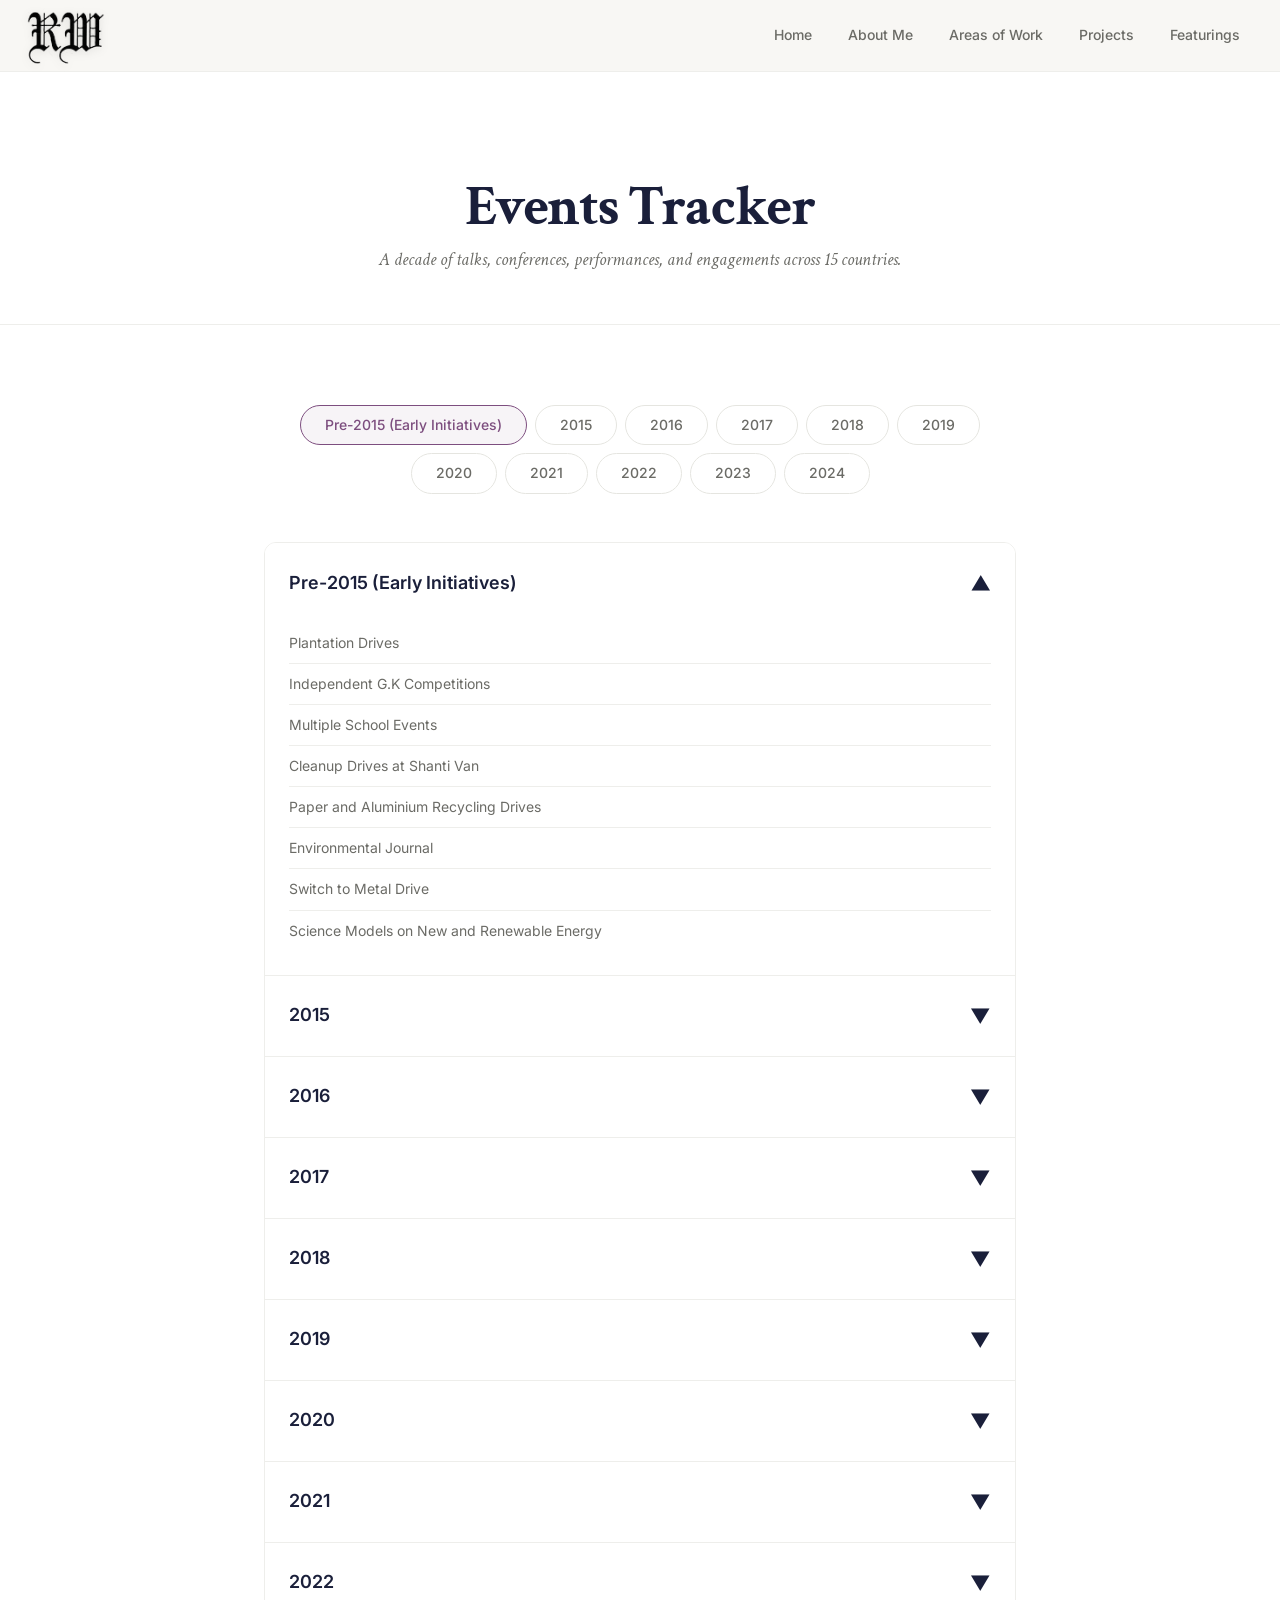
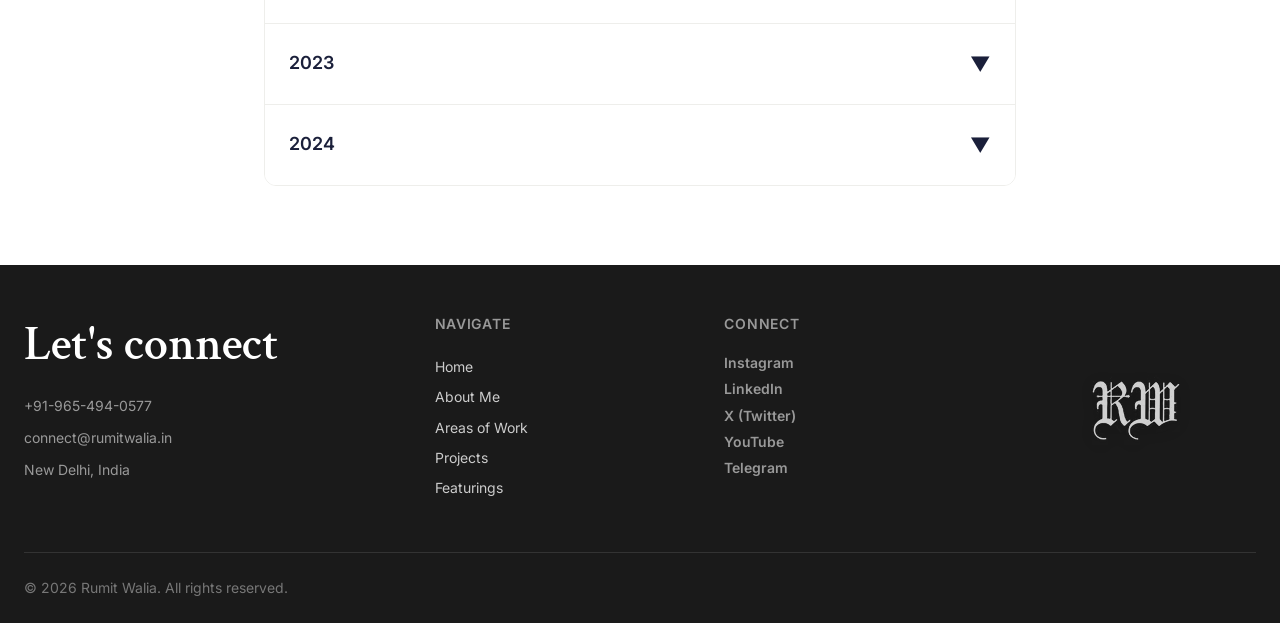
<file: events-tracker.html>
<!DOCTYPE html>
<html lang="en">
<head>
  <meta charset="UTF-8">
  <meta name="viewport" content="width=device-width, initial-scale=1.0">
  <title>Events Tracker — Rumit Walia</title>
  <meta name="description" content="A comprehensive timeline of Rumit Walia's events, talks, and engagements from 2015 to 2024.">
  <link rel="icon" href="assets/images/logo.png" type="image/png">
  <link rel="preconnect" href="https://fonts.googleapis.com">
  <link rel="preconnect" href="https://fonts.gstatic.com" crossorigin>
  <link rel="stylesheet" href="css/variables.css">
  <link rel="stylesheet" href="css/reset.css">
  <link rel="stylesheet" href="css/typography.css">
  <link rel="stylesheet" href="css/layout.css">
  <link rel="stylesheet" href="css/components.css">
  <link rel="stylesheet" href="css/animations.css">
  <link rel="stylesheet" href="css/pages.css">
</head>
<body data-page="events-tracker">
  <div id="site-header"></div>
  <main>
    <section class="page-hero">
      <div class="container">
        <h1 class="page-hero__title">Events Tracker</h1>
        <p class="page-hero__subtitle">A decade of talks, conferences, performances, and engagements across 15 countries.</p>
      </div>
    </section>
    <section class="section">
      <div class="container container--narrow">
        <!-- Year navigation pills — dynamically rendered from data.js -->
        <div class="events-year-nav reveal" id="year-nav"></div>
        <!-- Accordion — dynamically rendered from data.js -->
        <div class="accordion reveal" id="events-accordion"></div>
      </div>
    </section>
  </main>
  <div id="site-footer"></div>
  <script src="js/components.js"></script>
  <script src="js/data.js"></script>
  <script src="js/main.js"></script>
  <script src="js/animations.js"></script>
</body>
</html>
</file>
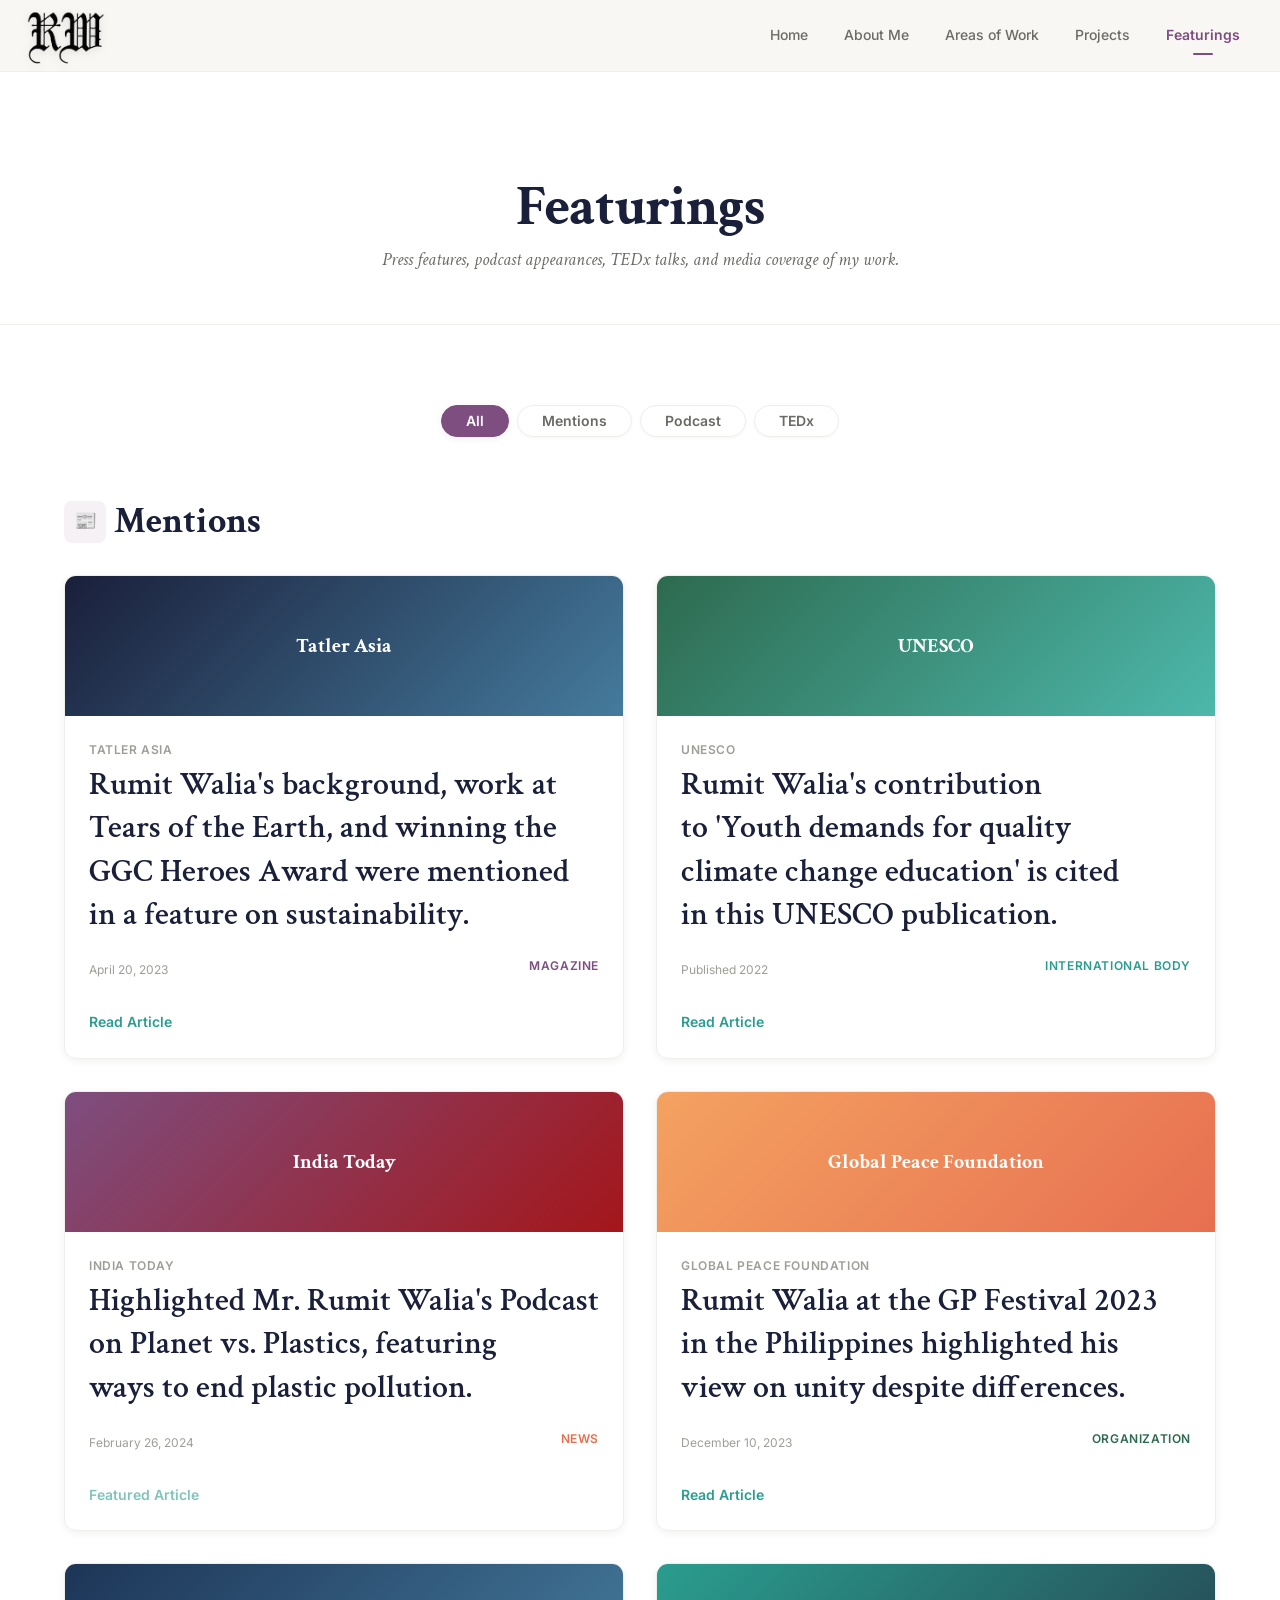
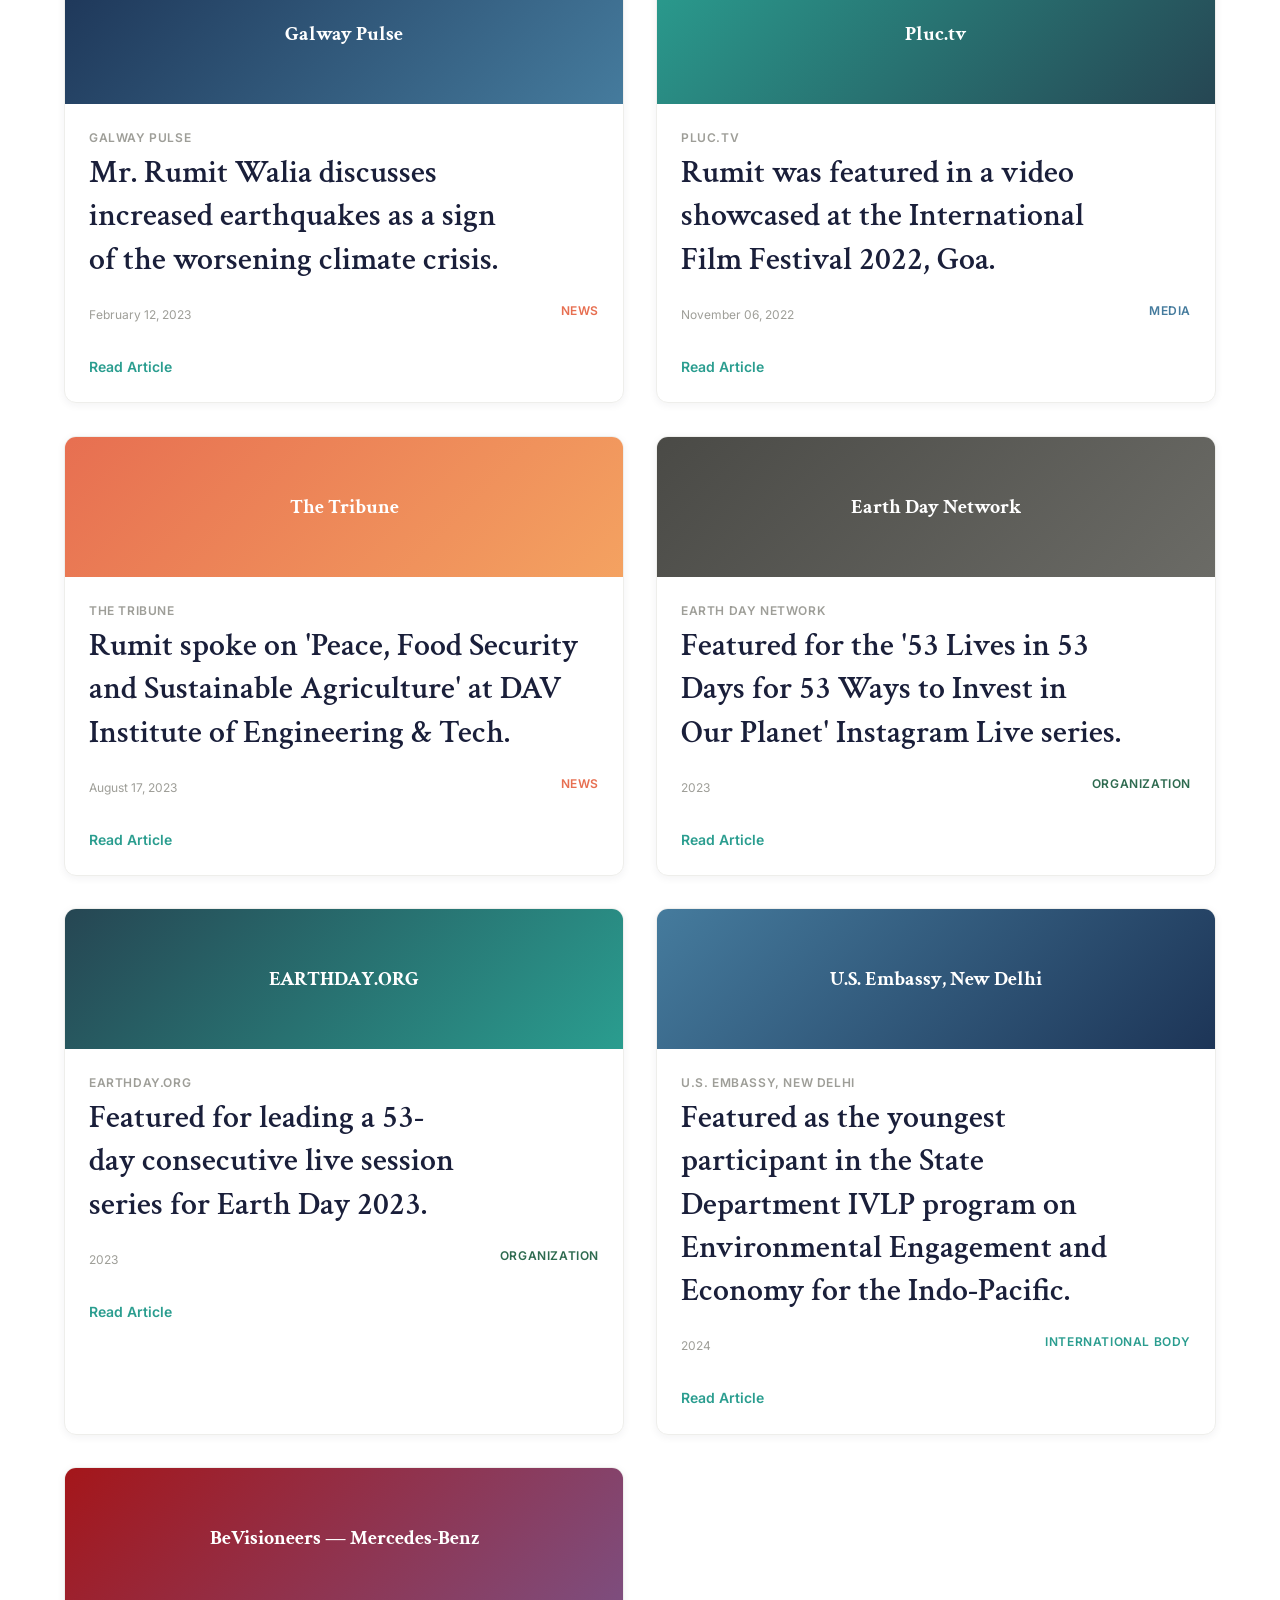
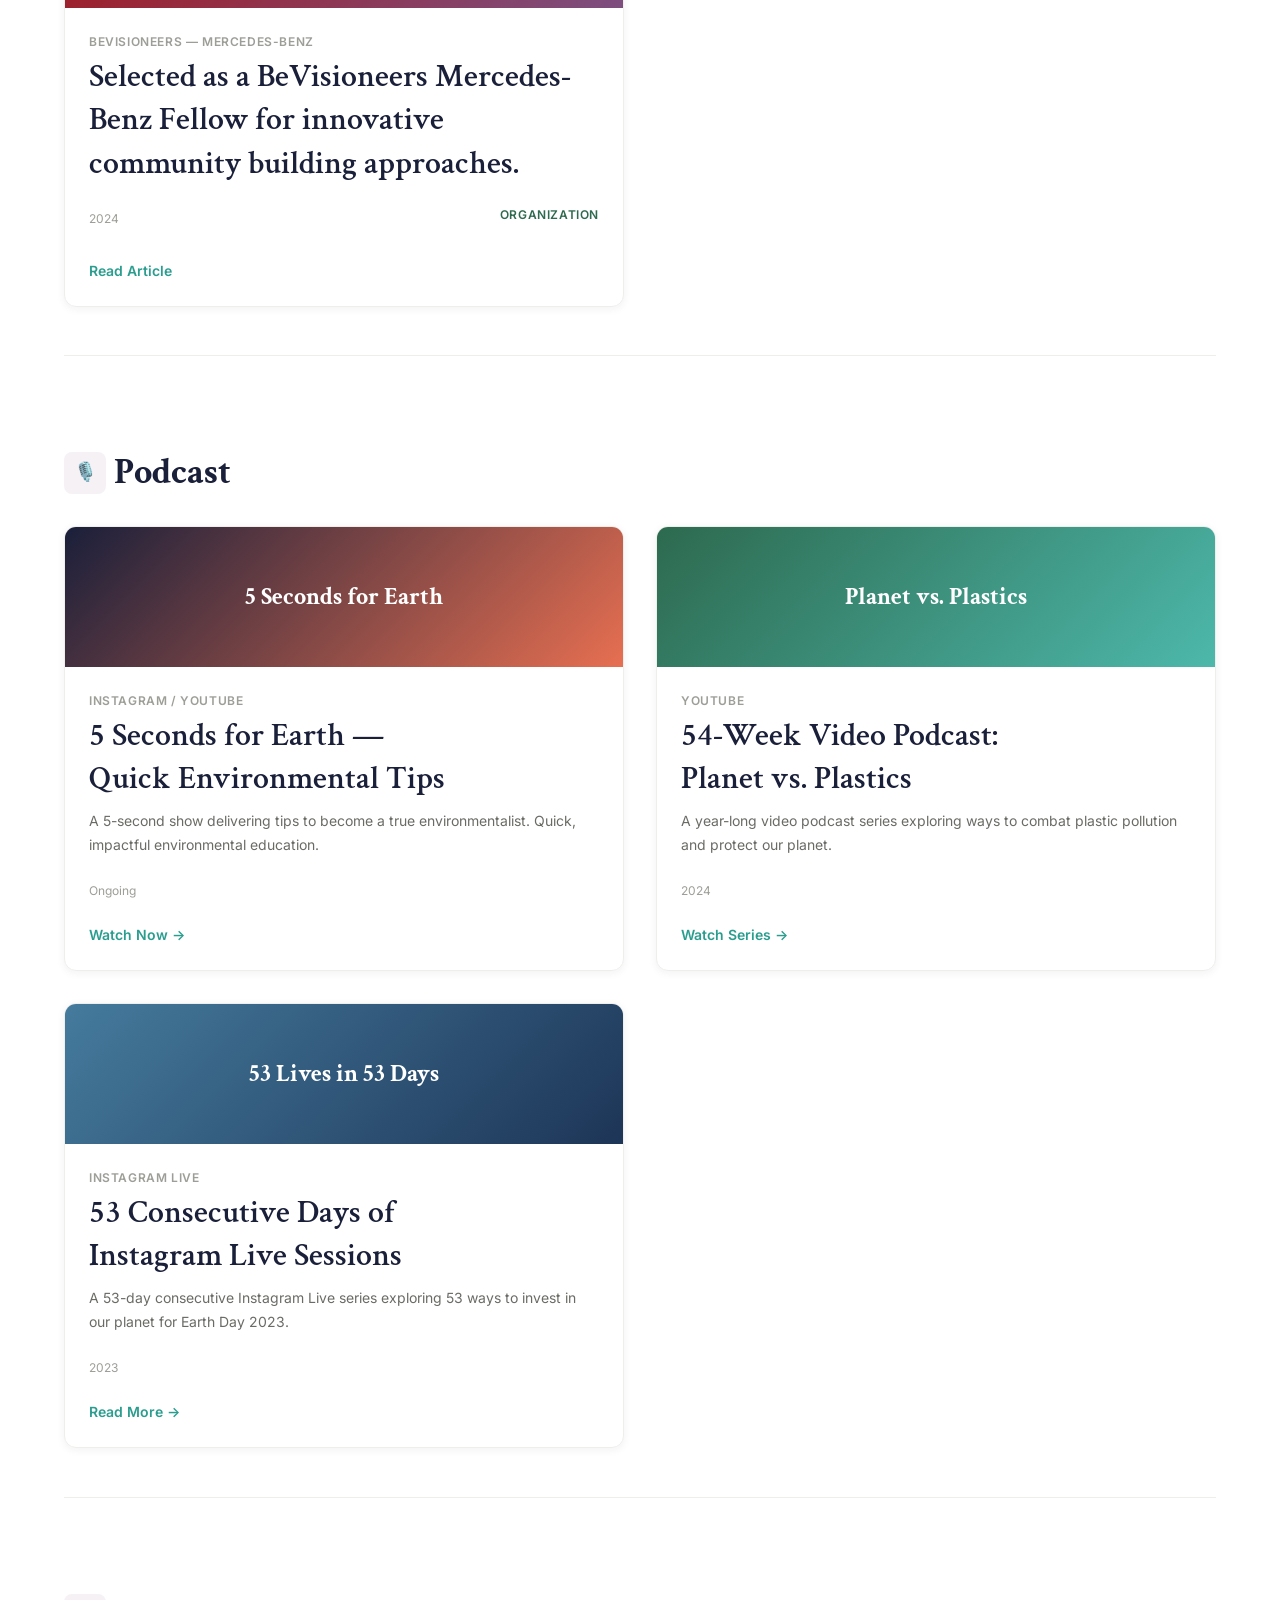
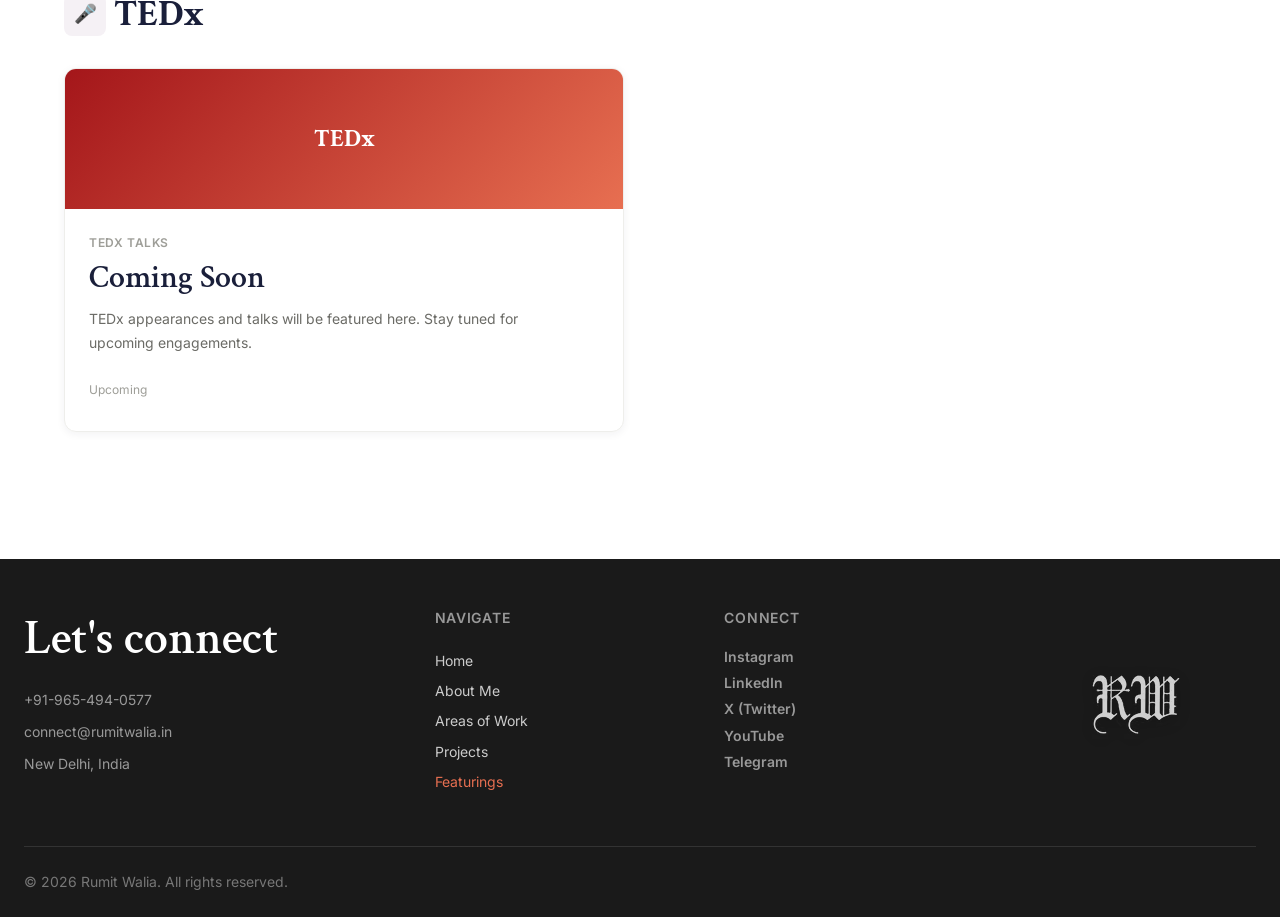
<file: featurings.html>
<!DOCTYPE html>
<html lang="en">
<head>
  <meta charset="UTF-8">
  <meta name="viewport" content="width=device-width, initial-scale=1.0">
  <title>Featurings — Rumit Walia</title>
  <meta name="description" content="Media mentions, podcast appearances, TEDx talks, and press features of Rumit Walia's work.">
  <link rel="icon" href="assets/images/logo.png" type="image/png">
  <link rel="preconnect" href="https://fonts.googleapis.com">
  <link rel="preconnect" href="https://fonts.gstatic.com" crossorigin>
  <link rel="stylesheet" href="css/variables.css">
  <link rel="stylesheet" href="css/reset.css">
  <link rel="stylesheet" href="css/typography.css">
  <link rel="stylesheet" href="css/layout.css">
  <link rel="stylesheet" href="css/components.css">
  <link rel="stylesheet" href="css/animations.css">
  <link rel="stylesheet" href="css/pages.css">
</head>
<body data-page="featurings">
  <div id="site-header"></div>
  <main>
    <section class="page-hero">
      <div class="container">
        <h1 class="page-hero__title">Featurings</h1>
        <p class="page-hero__subtitle">Press features, podcast appearances, TEDx talks, and media coverage of my work.</p>
      </div>
    </section>

    <!-- ═══════════════ FILTER TABS ═══════════════ -->
    <section class="section">
      <div class="container">
        <div class="featurings-tabs reveal" id="featurings-tabs">
          <button class="featurings-tab active" data-tab="all">All</button>
          <button class="featurings-tab" data-tab="mentions">Mentions</button>
          <button class="featurings-tab" data-tab="podcast">Podcast</button>
          <button class="featurings-tab" data-tab="tedx">TEDx</button>
        </div>

        <!-- Mentions Section -->
        <div class="featurings-section" data-section="mentions">
          <h2 class="featurings-section__title reveal">
            <span class="featurings-section__icon">📰</span> Mentions
          </h2>
          <div class="mentions-grid" id="mentions-container">
            <!-- Dynamically rendered from MENTIONS_DATA -->
          </div>
        </div>

        <!-- Podcast Section -->
        <div class="featurings-section" data-section="podcast">
          <h2 class="featurings-section__title reveal">
            <span class="featurings-section__icon">🎙️</span> Podcast
          </h2>
          <div class="mentions-grid">
            <div class="mention-card reveal">
              <div class="mention-card__preview" style="background: linear-gradient(135deg, #1a1f3a 0%, #e76f51 100%); color: white; font-size: 1.5rem; font-weight: 700; font-family: var(--font-display);">5 Seconds for Earth</div>
              <div class="mention-card__body">
                <span class="mention-card__source">Instagram / YouTube</span>
                <h3 class="mention-card__title">5 Seconds for Earth — Quick Environmental Tips</h3>
                <p class="mention-card__text">A 5-second show delivering tips to become a true environmentalist. Quick, impactful environmental education.</p>
                <span class="mention-card__date">Ongoing</span>
                <a href="https://www.instagram.com/5secondsforearth/" class="mention-card__link" target="_blank" rel="noopener">Watch Now →</a>
              </div>
            </div>
            <div class="mention-card reveal">
              <div class="mention-card__preview" style="background: linear-gradient(135deg, #2d6a4f 0%, #4db8ab 100%); color: white; font-size: 1.5rem; font-weight: 700; font-family: var(--font-display);">Planet vs. Plastics</div>
              <div class="mention-card__body">
                <span class="mention-card__source">YouTube</span>
                <h3 class="mention-card__title">54-Week Video Podcast: Planet vs. Plastics</h3>
                <p class="mention-card__text">A year-long video podcast series exploring ways to combat plastic pollution and protect our planet.</p>
                <span class="mention-card__date">2024</span>
                <a href="https://www.youtube.com/watch?v=KPNw_dYrd2Q&list=PLwa8R-2MnFeecnrvb6pOe4OA5soEcyKVj" class="mention-card__link" target="_blank" rel="noopener">Watch Series →</a>
              </div>
            </div>
            <div class="mention-card reveal">
              <div class="mention-card__preview" style="background: linear-gradient(135deg, #457b9d 0%, #1d3557 100%); color: white; font-size: 1.5rem; font-weight: 700; font-family: var(--font-display);">53 Lives in 53 Days</div>
              <div class="mention-card__body">
                <span class="mention-card__source">Instagram Live</span>
                <h3 class="mention-card__title">53 Consecutive Days of Instagram Live Sessions</h3>
                <p class="mention-card__text">A 53-day consecutive Instagram Live series exploring 53 ways to invest in our planet for Earth Day 2023.</p>
                <span class="mention-card__date">2023</span>
                <a href="https://www.earthday.org/get-inspired-53-lives-in-53-days-for-53-ways-to-invest-in-our-planet/" class="mention-card__link" target="_blank" rel="noopener">Read More →</a>
              </div>
            </div>
          </div>
        </div>

        <!-- TEDx Section -->
        <div class="featurings-section" data-section="tedx">
          <h2 class="featurings-section__title reveal">
            <span class="featurings-section__icon">🎤</span> TEDx
          </h2>
          <div class="mentions-grid">
            <div class="mention-card reveal">
              <div class="mention-card__preview" style="background: linear-gradient(135deg, #a4161a 0%, #e76f51 100%); color: white; font-size: 1.5rem; font-weight: 700; font-family: var(--font-display);">TEDx</div>
              <div class="mention-card__body">
                <span class="mention-card__source">TEDx Talks</span>
                <h3 class="mention-card__title">Coming Soon</h3>
                <p class="mention-card__text">TEDx appearances and talks will be featured here. Stay tuned for upcoming engagements.</p>
                <span class="mention-card__date">Upcoming</span>
              </div>
            </div>
          </div>
        </div>
      </div>
    </section>
  </main>
  <div id="site-footer"></div>
  <script src="js/components.js"></script>
  <script src="js/data.js"></script>
  <script src="js/main.js"></script>
  <script src="js/mentions-renderer.js"></script>
  <script src="js/animations.js"></script>
  <script>
    document.addEventListener('DOMContentLoaded', () => {
      // Tab filtering
      const tabs = document.querySelectorAll('.featurings-tab');
      const sections = document.querySelectorAll('.featurings-section');

      tabs.forEach(tab => {
        tab.addEventListener('click', () => {
          tabs.forEach(t => t.classList.remove('active'));
          tab.classList.add('active');
          const filter = tab.dataset.tab;

          sections.forEach(section => {
            if (filter === 'all') {
              section.style.display = '';
            } else {
              section.style.display = section.dataset.section === filter ? '' : 'none';
            }
          });
        });
      });
    });
  </script>
</body>
</html>
</file>
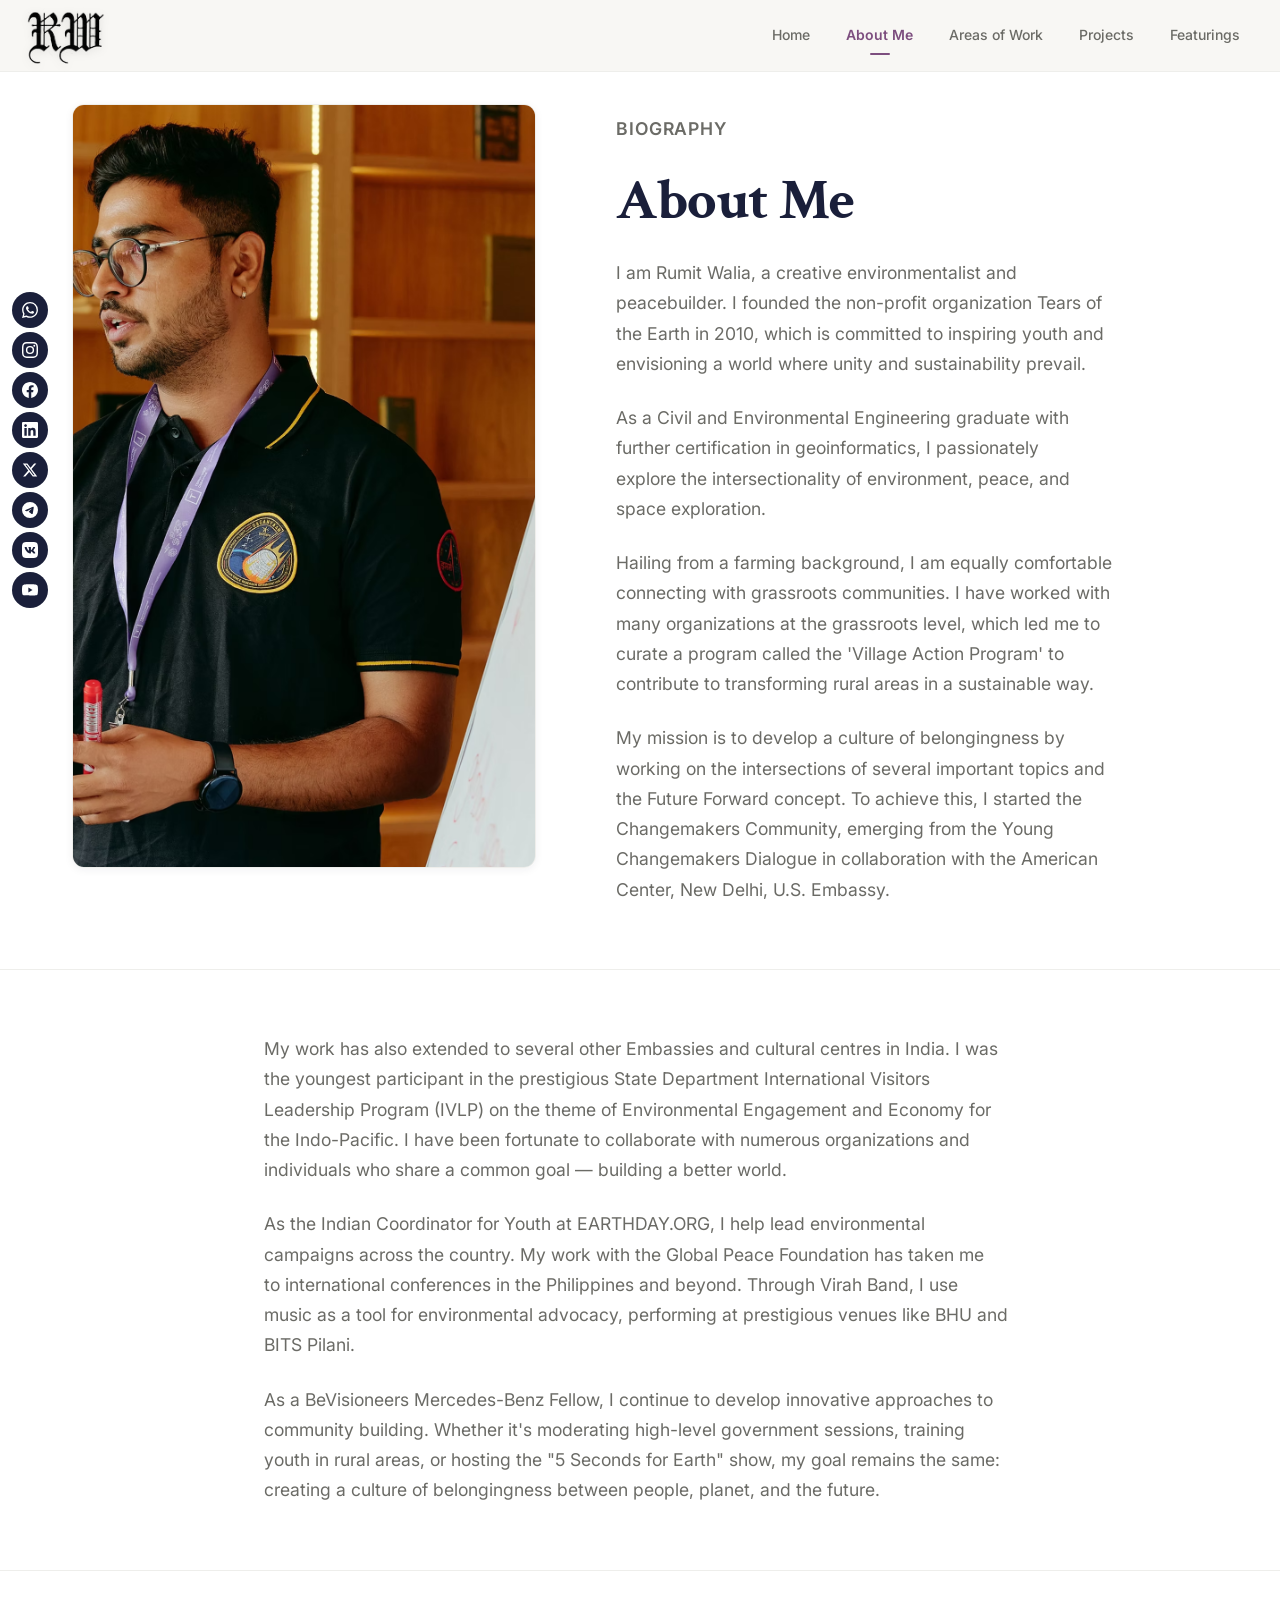
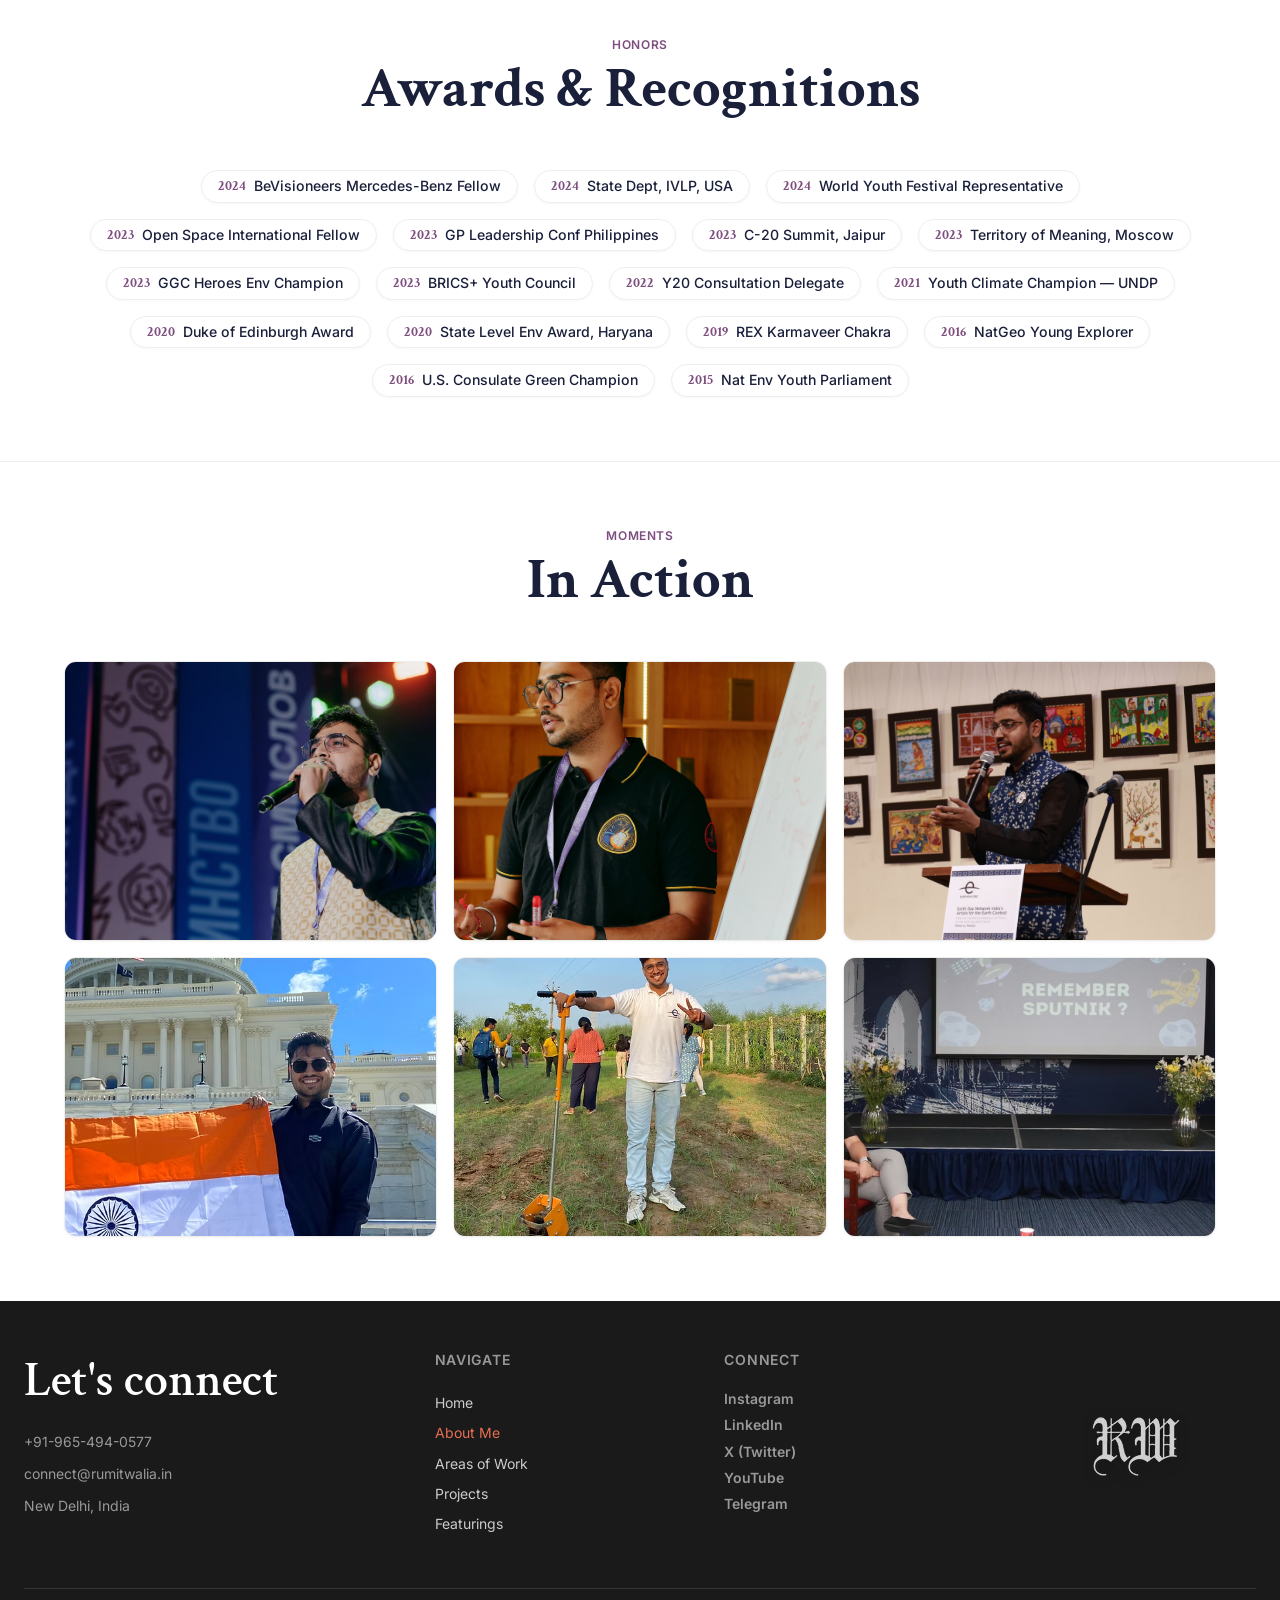
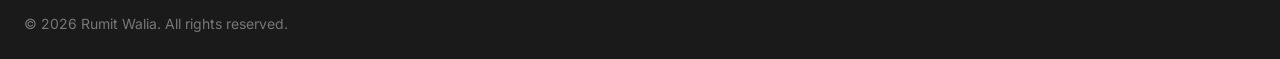
<file: pages/about.html>
<!DOCTYPE html>
<html lang="en">

<head>
  <meta charset="UTF-8">
  <meta name="viewport" content="width=device-width, initial-scale=1.0">
  <title>About Me — Rumit Walia</title>
  <meta name="description"
    content="Learn about Rumit Walia — Founder of Tears of the Earth, Civil Engineer, and Peacebuilder.">
  <meta property="og:title" content="About Rumit Walia — Creative Environmentalist">
  <meta property="og:description"
    content="Civil Engineer, Creative Environmentalist, and Peacebuilder dedicated to sustainable change.">
  <meta property="og:image" content="https://www.rumitwalia.in/assets/images/pomelli_bdna_image_0415 (17).png">

  <link rel="icon" href="../assets/images/logo.png" type="image/png">
  <link rel="apple-touch-icon" href="../assets/images/logo.png">
  <link rel="preconnect" href="https://fonts.googleapis.com">
  <link rel="preconnect" href="https://fonts.gstatic.com" crossorigin>

  <link rel="stylesheet" href="../css/variables.css">
  <link rel="stylesheet" href="../css/reset.css">
  <link rel="stylesheet" href="../css/typography.css">
  <link rel="stylesheet" href="../css/layout.css">
  <link rel="stylesheet" href="../css/components.css">
  <link rel="stylesheet" href="../css/animations.css">
  <link rel="stylesheet" href="../css/pages.css">
</head>

<body data-page="about">

  <div id="site-header"></div>
  <div id="site-social-bar"></div>

  <main id="main-content">
    <!-- ═══════════════ ABOUT HERO SPLIT ═══════════════ -->
    <section class="about-hero-section">
      <div class="about-page-split">
        <div class="about-page-split__image-wrapper">
          <img src="../assets/images/pomelli_bdna_image_0415 (6).png"
            alt="Rumit Walia speaking at an international conference" class="about-page-split__image">
        </div>
        <div class="about-page-split__content">
          <p class="overline reveal">Biography</p>
          <h1 class="reveal">About Me</h1>
          <div class="reveal prose">
            <p>I am Rumit Walia, a creative environmentalist and peacebuilder. I founded the non-profit organization
              Tears of the Earth in 2010, which is committed to inspiring youth and envisioning a world where unity and
              sustainability prevail.</p>
            <p>As a Civil and Environmental Engineering graduate with further certification in geoinformatics, I
              passionately explore the intersectionality of environment, peace, and space exploration.</p>
            <p>Hailing from a farming background, I am equally comfortable connecting with grassroots communities. I
              have worked with many organizations at the grassroots level, which led me to curate a program called the
              'Village Action Program' to contribute to transforming rural areas in a sustainable way.</p>
            <p>My mission is to develop a culture of belongingness by working on the intersections of several important
              topics and the Future Forward concept. To achieve this, I started the Changemakers Community, emerging
              from the Young Changemakers Dialogue in collaboration with the American Center, New Delhi, U.S. Embassy.
            </p>
          </div>
        </div>
      </div>
    </section>

    <!-- ═══════════════ EXTENDED BIO PROSE ═══════════════ -->
    <section class="section section--alt" id="extended-bio">
      <div class="container container--narrow">
        <div class="prose reveal">
          <p>My work has also extended to several other Embassies and cultural centres in India. I was the youngest
            participant in the prestigious State Department International Visitors Leadership Program (IVLP) on the
            theme of Environmental Engagement and Economy for the Indo-Pacific. I have been fortunate to collaborate
            with numerous organizations and individuals who share a common goal — building a better world.</p>
          <p>As the Indian Coordinator for Youth at EARTHDAY.ORG, I help lead environmental campaigns across the
            country. My work with the Global Peace Foundation has taken me to international conferences in the
            Philippines and beyond. Through Virah Band, I use music as a tool for environmental advocacy, performing at
            prestigious venues like BHU and BITS Pilani.</p>
          <p>As a BeVisioneers Mercedes-Benz Fellow, I continue to develop innovative approaches to community building.
            Whether it's moderating high-level government sessions, training youth in rural areas, or hosting the "5
            Seconds for Earth" show, my goal remains the same: creating a culture of belongingness between people,
            planet, and the future.</p>
        </div>
      </div>
    </section>

    <!-- ═══════════════ AWARDS & RECOGNITIONS ═══════════════ -->
    <section class="section about-awards" id="awards">
      <div class="container">
        <div class="section__header">
          <p class="overline reveal">Honors</p>
          <h2 class="section__title reveal">Awards & Recognitions</h2>
        </div>
        <div class="awards-horizontal reveal">
          <div class="award-pointer"><span class="award-pointer__year">2024</span><span
              class="award-pointer__title">BeVisioneers Mercedes-Benz Fellow</span></div>
          <div class="award-pointer"><span class="award-pointer__year">2024</span><span
              class="award-pointer__title">State Dept, IVLP, USA</span></div>
          <div class="award-pointer"><span class="award-pointer__year">2024</span><span
              class="award-pointer__title">World Youth Festival Representative</span></div>
          <div class="award-pointer"><span class="award-pointer__year">2023</span><span
              class="award-pointer__title">Open Space International Fellow</span></div>
          <div class="award-pointer"><span class="award-pointer__year">2023</span><span class="award-pointer__title">GP
              Leadership Conf Philippines</span></div>
          <div class="award-pointer"><span class="award-pointer__year">2023</span><span
              class="award-pointer__title">C-20 Summit, Jaipur</span></div>
          <div class="award-pointer"><span class="award-pointer__year">2023</span><span
              class="award-pointer__title">Territory of Meaning, Moscow</span></div>
          <div class="award-pointer"><span class="award-pointer__year">2023</span><span class="award-pointer__title">GGC
              Heroes Env Champion</span></div>
          <div class="award-pointer"><span class="award-pointer__year">2023</span><span
              class="award-pointer__title">BRICS+ Youth Council</span></div>
          <div class="award-pointer"><span class="award-pointer__year">2022</span><span class="award-pointer__title">Y20
              Consultation Delegate</span></div>
          <div class="award-pointer"><span class="award-pointer__year">2021</span><span
              class="award-pointer__title">Youth Climate Champion — UNDP</span></div>
          <div class="award-pointer"><span class="award-pointer__year">2020</span><span
              class="award-pointer__title">Duke of Edinburgh Award</span></div>
          <div class="award-pointer"><span class="award-pointer__year">2020</span><span
              class="award-pointer__title">State Level Env Award, Haryana</span></div>
          <div class="award-pointer"><span class="award-pointer__year">2019</span><span class="award-pointer__title">REX
              Karmaveer Chakra</span></div>
          <div class="award-pointer"><span class="award-pointer__year">2016</span><span
              class="award-pointer__title">NatGeo Young Explorer</span></div>
          <div class="award-pointer"><span class="award-pointer__year">2016</span><span
              class="award-pointer__title">U.S. Consulate Green Champion</span></div>
          <div class="award-pointer"><span class="award-pointer__year">2015</span><span class="award-pointer__title">Nat
              Env Youth Parliament</span></div>
        </div>
      </div>
    </section>

    <!-- ═══════════════ GALLERY IN ACTION ═══════════════ -->
    <section class="section section--alt" id="gallery">
      <div class="container">
        <div class="section__header">
          <p class="overline reveal">Moments</p>
          <h2 class="section__title reveal">In Action</h2>
        </div>
        <div class="about-gallery__grid reveal">
          <div class="about-gallery__item">
            <img src="../assets/images/pomelli_bdna_image_0415 (3).png"
              alt="Rumit performing live at Territory of Meaning, Moscow" loading="lazy">
          </div>
          <div class="about-gallery__item">
            <img src="../assets/images/pomelli_bdna_image_0415 (6).png"
              alt="Rumit teaching at a whiteboard during a space exploration workshop" loading="lazy">
          </div>
          <div class="about-gallery__item">
            <img src="../assets/images/pomelli_bdna_image_0415 (10).png"
              alt="Rumit addressing participants at an Earth Day initiative" loading="lazy">
          </div>
          <div class="about-gallery__item">
            <img src="../assets/images/pomelli_bdna_image_0415 (18).png"
              alt="Rumit holding the Indian national flag outside the US Capitol" loading="lazy">
          </div>
          <div class="about-gallery__item">
            <img src="../assets/images/pomelli_bdna_image_0415 (16).png"
              alt="Rumit working directly on field environmental projects" loading="lazy">
          </div>
          <div class="about-gallery__item">
            <img src="../assets/images/pomelli_bdna_image_0415 (15).png"
              alt="Space exploration dialogue session conducted at the American Center" loading="lazy">
          </div>
        </div>
      </div>
    </section>
  </main>

  <div id="site-footer"></div>

  <script src="../js/components.js"></script>
  <script src="../js/data.js"></script>
  <script src="../js/main.js"></script>
  <script src="../js/animations.js"></script>
</body>

</html>
</file>
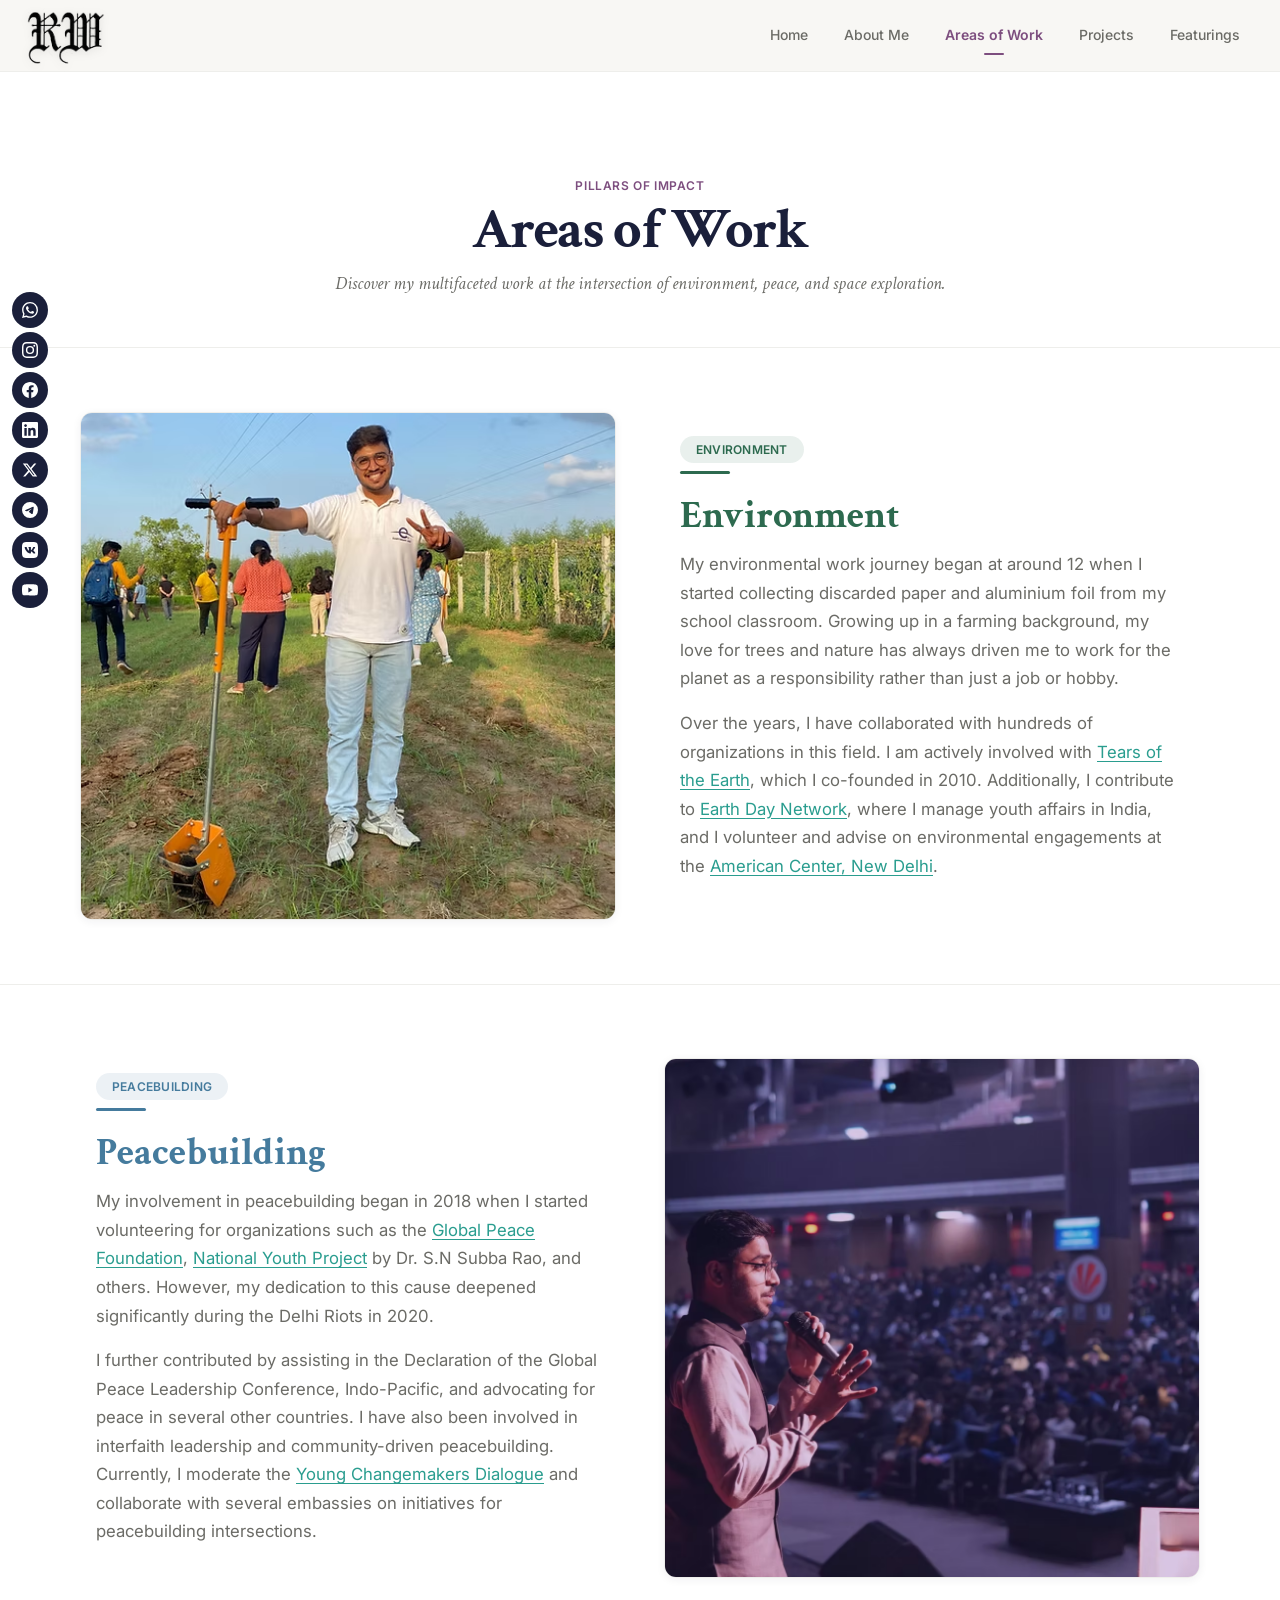
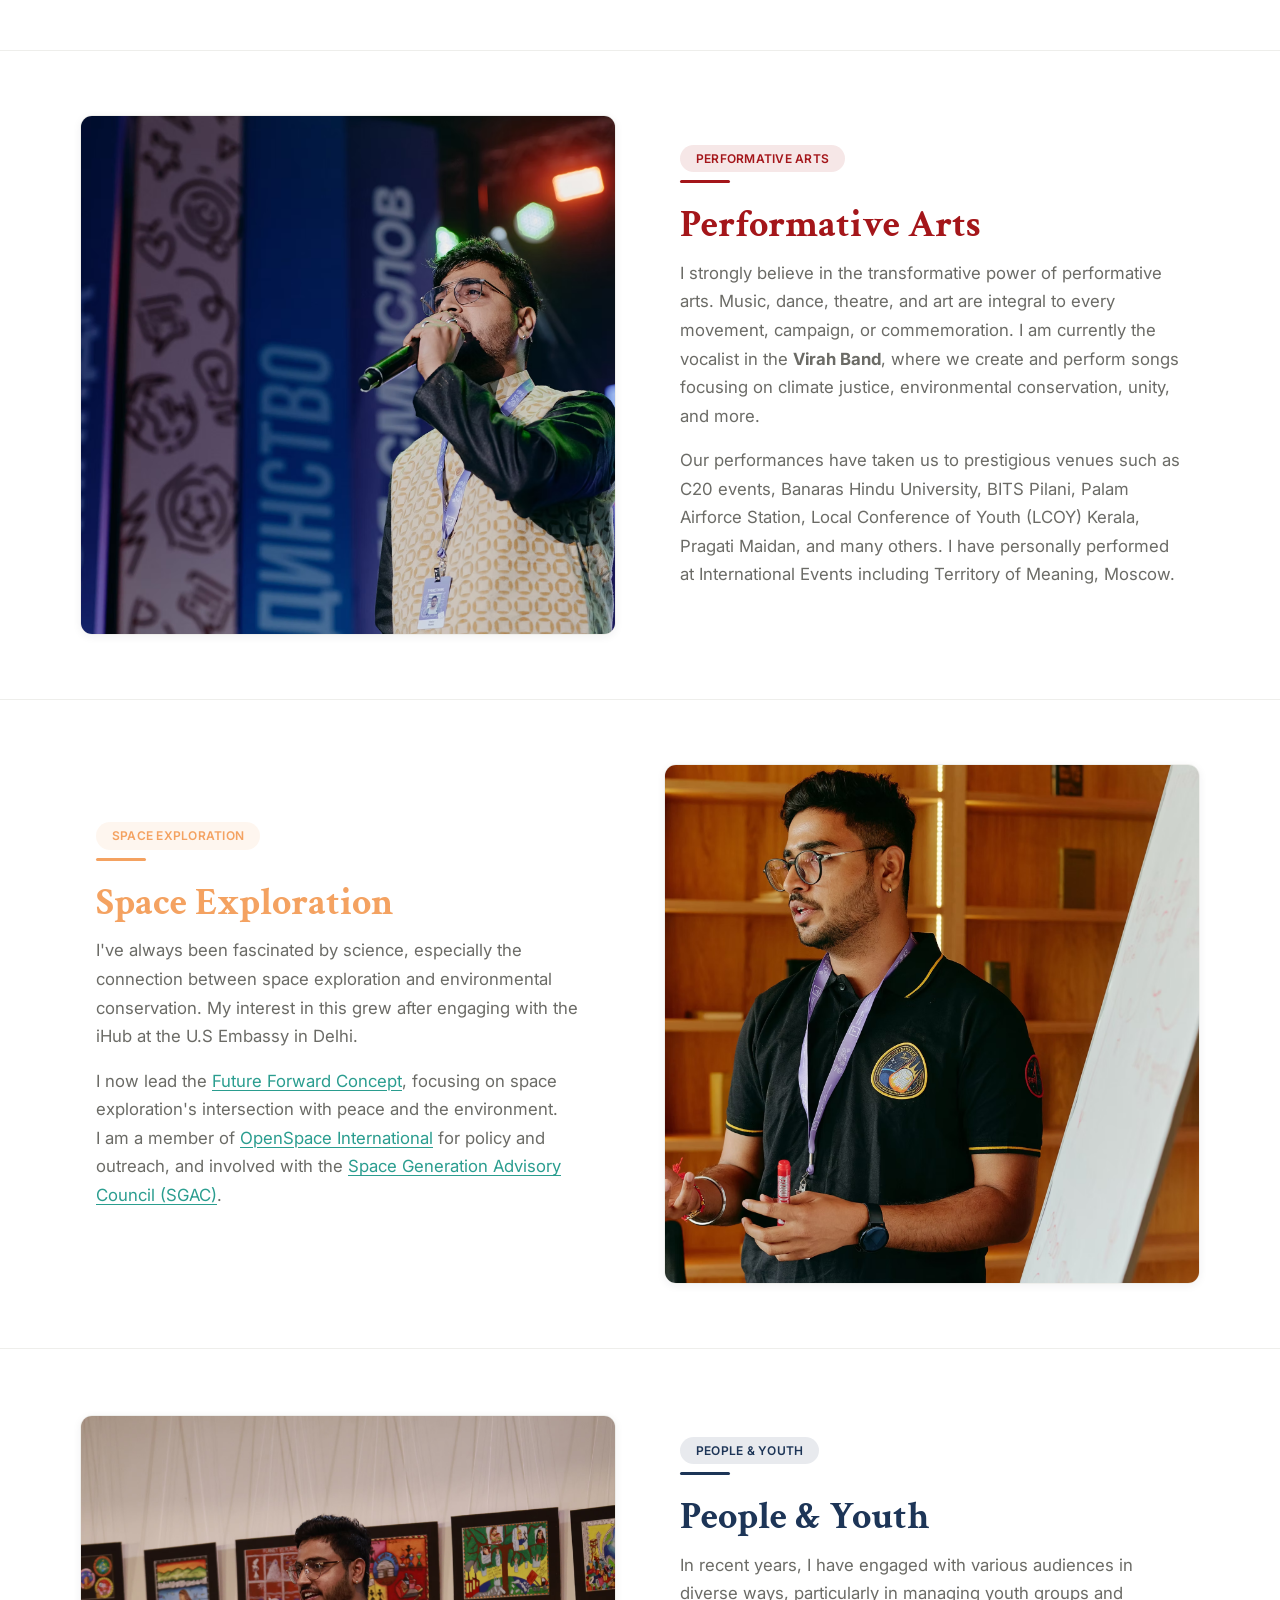
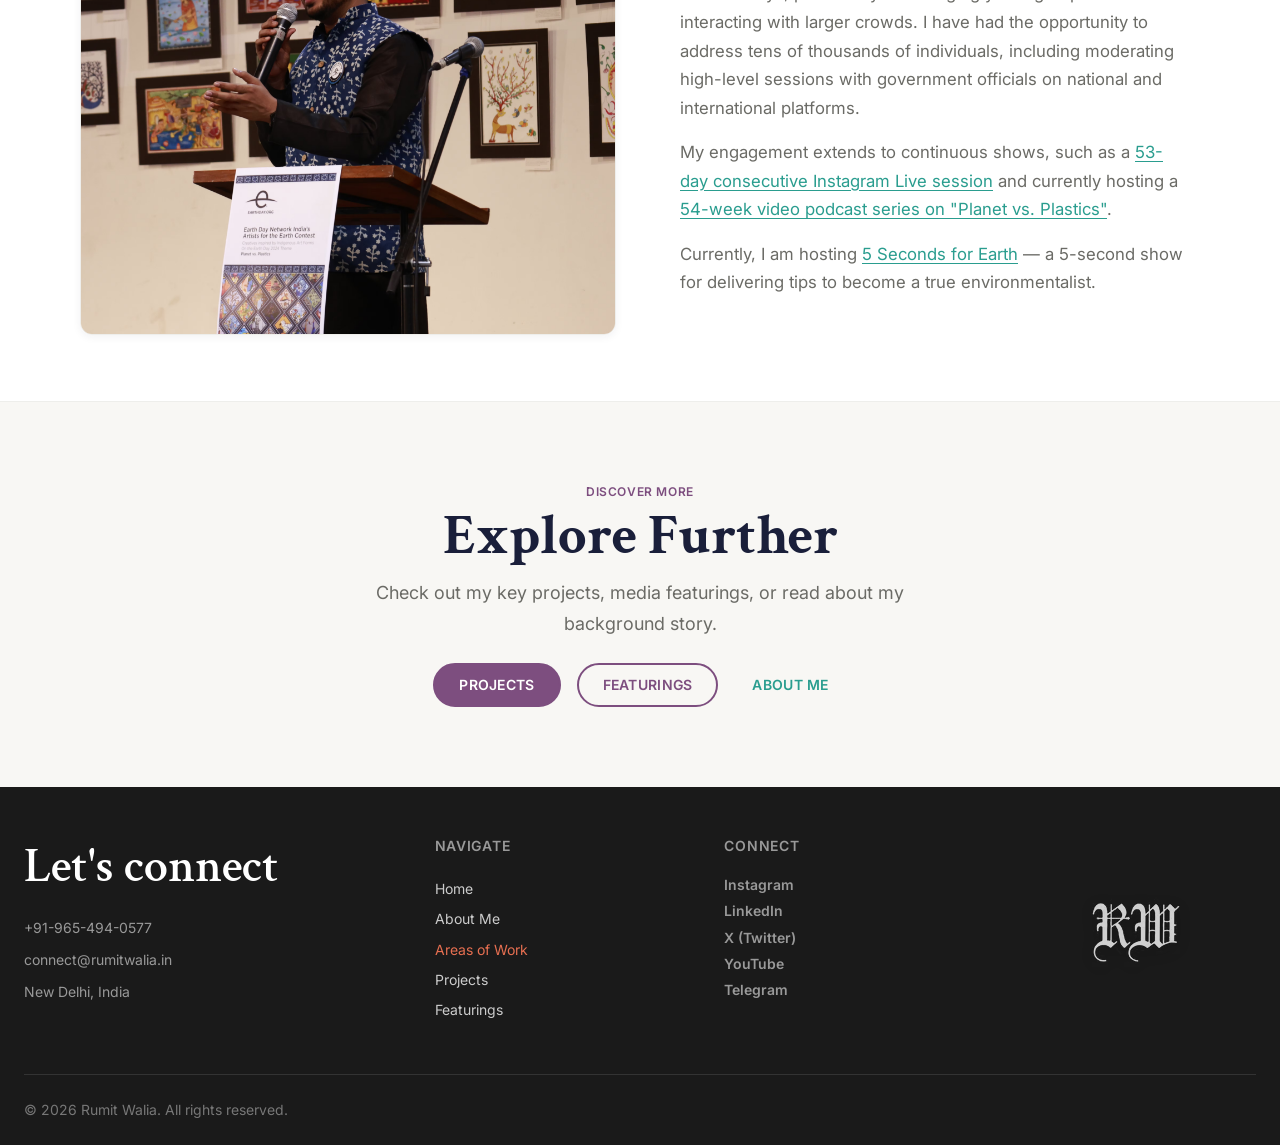
<file: pages/areas-of-work.html>
<!DOCTYPE html>
<html lang="en">

<head>
  <meta charset="UTF-8">
  <meta name="viewport" content="width=device-width, initial-scale=1.0">
  <title>Areas of Work — Rumit Walia</title>
  <meta name="description"
    content="Discover Rumit Walia's multifaceted work at the intersection of environment, peace, and space exploration.">
  <meta property="og:title" content="Areas of Work — Rumit Walia">
  <meta property="og:description"
    content="Discover Rumit Walia's multifaceted work at the intersection of environment, peace, and space exploration.">

  <link rel="icon" href="../assets/images/logo.png" type="image/png">
  <link rel="preconnect" href="https://fonts.googleapis.com">
  <link rel="preconnect" href="https://fonts.gstatic.com" crossorigin>

  <link rel="stylesheet" href="../css/variables.css">
  <link rel="stylesheet" href="../css/reset.css">
  <link rel="stylesheet" href="../css/typography.css">
  <link rel="stylesheet" href="../css/layout.css">
  <link rel="stylesheet" href="../css/components.css">
  <link rel="stylesheet" href="../css/animations.css">
  <link rel="stylesheet" href="../css/pages.css">
</head>

<body data-page="areas-of-work">

  <div id="site-header"></div>
  <div id="site-social-bar"></div>

  <main id="main-content">
    <!-- ═══════════════ PAGE HERO ═══════════════ -->
    <section class="page-hero">
      <div class="container">
        <p class="overline reveal">Pillars of Impact</p>
        <h1 class="page-hero__title reveal">Areas of Work</h1>
        <p class="page-hero__subtitle reveal">
          Discover my multifaceted work at the intersection of environment, peace, and space exploration.
        </p>
      </div>
    </section>

    <!-- ═══════════════ ENVIRONMENT ═══════════════ -->
    <section class="work-section work-section--env" id="environment">
      <div class="split">
        <img src="../assets/images/pomelli_bdna_image_0415 (16).png" alt="Rumit planting trees in the field"
          class="work-section__image" loading="lazy">
        <div class="work-section__text-side">
          <span class="badge badge--env work-section__badge">Environment</span>
          <div class="work-section__accent"></div>
          <h2 class="work-section__title">Environment</h2>
          <div class="work-section__text">
            <p>My environmental work journey began at around 12 when I started collecting discarded paper and aluminium
              foil from my school classroom. Growing up in a farming background, my love for trees and nature has always
              driven me to work for the planet as a responsibility rather than just a job or hobby.</p>
            <p>Over the years, I have collaborated with hundreds of organizations in this field. I am actively involved
              with <a href="https://www.tearsoftheearth.in/" target="_blank" rel="noopener noreferrer">Tears of the
                Earth</a>,
              which I co-founded in 2010. Additionally, I contribute to <a href="https://www.earthday.org/"
                target="_blank" rel="noopener noreferrer">Earth Day Network</a>, where I manage youth affairs in India,
              and I
              volunteer and advise on environmental engagements at the <a
                href="https://in.usembassy.gov/education-culture/american-spaces/american-space-new-delhi/"
                target="_blank" rel="noopener noreferrer">American Center, New Delhi</a>.</p>
          </div>
        </div>
      </div>
    </section>

    <!-- ═══════════════ PEACEBUILDING ═══════════════ -->
    <section class="work-section work-section--peace" id="peacebuilding">
      <div class="split split--reverse">
        <img src="../assets/images/pomelli_bdna_image_0415 (1).png" alt="Rumit speaking to a large audience"
          class="work-section__image" loading="lazy">
        <div class="work-section__text-side">
          <span class="badge badge--peace work-section__badge">Peacebuilding</span>
          <div class="work-section__accent"></div>
          <h2 class="work-section__title">Peacebuilding</h2>
          <div class="work-section__text">
            <p>My involvement in peacebuilding began in 2018 when I started volunteering for organizations such as the
              <a href="https://globalpeace.org/" target="_blank" rel="noopener noreferrer">Global Peace Foundation</a>,
              <a href="https://nypindia.in/" target="_blank" rel="noopener noreferrer">National Youth Project</a> by Dr.
              S.N Subba
              Rao, and others. However, my dedication to this cause deepened significantly during the Delhi Riots in
              2020.
            </p>
            <p>I further contributed by assisting in the Declaration of the Global Peace Leadership Conference,
              Indo-Pacific, and advocating for peace in several other countries. I have also been involved in interfaith
              leadership and community-driven peacebuilding. Currently, I moderate the <a
                href="https://www.tearsoftheearth.in/collaboratedprojects" target="_blank"
                rel="noopener noreferrer">Young
                Changemakers Dialogue</a> and collaborate with several embassies on initiatives for peacebuilding
              intersections.</p>
          </div>
        </div>
      </div>
    </section>

    <!-- ═══════════════ PERFORMATIVE ARTS ═══════════════ -->
    <section class="work-section work-section--arts" id="performance">
      <div class="split">
        <img src="../assets/images/pomelli_bdna_image_0415 (3).png"
          alt="Rumit performing music at Territory of Meaning, Moscow" class="work-section__image" loading="lazy">
        <div class="work-section__text-side">
          <span class="badge badge--arts work-section__badge">Performative Arts</span>
          <div class="work-section__accent"></div>
          <h2 class="work-section__title">Performative Arts</h2>
          <div class="work-section__text">
            <p>I strongly believe in the transformative power of performative arts. Music, dance, theatre, and art are
              integral to every movement, campaign, or commemoration. I am currently the vocalist in the <strong>Virah
                Band</strong>, where we create and perform songs focusing on climate justice, environmental
              conservation, unity, and more.</p>
            <p>Our performances have taken us to prestigious venues such as C20 events, Banaras Hindu University, BITS
              Pilani, Palam Airforce Station, Local Conference of Youth (LCOY) Kerala, Pragati Maidan, and many others.
              I have personally performed at International Events including Territory of Meaning, Moscow.</p>
          </div>
        </div>
      </div>
    </section>

    <!-- ═══════════════ SPACE EXPLORATION ═══════════════ -->
    <section class="work-section work-section--space" id="space">
      <div class="split split--reverse">
        <img src="../assets/images/pomelli_bdna_image_0415 (6).png"
          alt="Rumit at a space exploration workshop with whiteboard" class="work-section__image" loading="lazy">
        <div class="work-section__text-side">
          <span class="badge badge--space work-section__badge">Space Exploration</span>
          <div class="work-section__accent"></div>
          <h2 class="work-section__title">Space Exploration</h2>
          <div class="work-section__text">
            <p>I've always been fascinated by science, especially the connection between space exploration and
              environmental conservation. My interest in this grew after engaging with the iHub at the U.S Embassy in
              Delhi.</p>
            <p>I now lead the <a href="https://www.tearsoftheearth.in/major-programs" target="_blank"
                rel="noopener noreferrer">Future Forward Concept</a>, focusing on space exploration's intersection with
              peace and
              the environment. I am a member of <a href="https://www.openspace.international/" target="_blank"
                rel="noopener noreferrer">OpenSpace International</a> for policy and outreach, and involved with the <a
                href="https://spacegeneration.org/" target="_blank" rel="noopener noreferrer">Space Generation Advisory
                Council
                (SGAC)</a>.</p>
          </div>
        </div>
      </div>
    </section>

    <!-- ═══════════════ PEOPLE & YOUTH ═══════════════ -->
    <section class="work-section work-section--people" id="people">
      <div class="split">
        <img src="../assets/images/pomelli_bdna_image_0415 (10).png" alt="Rumit moderating an Earth Day event"
          class="work-section__image" loading="lazy">
        <div class="work-section__text-side">
          <span class="badge badge--people work-section__badge">People & Youth</span>
          <div class="work-section__accent"></div>
          <h2 class="work-section__title">People & Youth</h2>
          <div class="work-section__text">
            <p>In recent years, I have engaged with various audiences in diverse ways, particularly in managing youth
              groups and interacting with larger crowds. I have had the opportunity to address tens of thousands of
              individuals, including moderating high-level sessions with government officials on national and
              international platforms.</p>
            <p>My engagement extends to continuous shows, such as a <a
                href="https://www.earthday.org/get-inspired-53-lives-in-53-days-for-53-ways-to-invest-in-our-planet/"
                target="_blank" rel="noopener noreferrer">53-day consecutive Instagram Live session</a> and currently
              hosting a <a href="https://www.youtube.com/watch?v=KPNw_dYrd2Q&list=PLwa8R-2MnFeecnrvb6pOe4OA5soEcyKVj"
                target="_blank" rel="noopener noreferrer">54-week video podcast series on "Planet vs. Plastics"</a>.</p>
            <p>Currently, I am hosting <a href="https://www.instagram.com/5secondsforearth/" target="_blank"
                rel="noopener noreferrer">5 Seconds for Earth</a> — a 5-second show for delivering tips to become a true
              environmentalist.</p>
          </div>
        </div>
      </div>
    </section>

    <!-- ═══════════════ EXPLORE FURTHER CTA ═══════════════ -->
    <section class="section section--alt" style="text-align: center;">
      <div class="container">
        <p class="overline reveal">Discover More</p>
        <h2 class="section__title reveal">Explore Further</h2>
        <p class="section__subtitle reveal">Check out my key projects, media featurings, or read about my background
          story.</p>
        <div class="mt-lg reveal"
          style="display: flex; gap: var(--spacing-md); justify-content: center; flex-wrap: wrap;">
          <a href="projects.html" class="btn btn-primary">Projects</a>
          <a href="featurings.html" class="btn btn-secondary">Featurings</a>
          <a href="about.html" class="btn btn-tertiary">About Me</a>
        </div>
      </div>
    </section>
  </main>

  <div id="site-footer"></div>

  <script src="../js/components.js"></script>
  <script src="../js/data.js"></script>
  <script src="../js/main.js"></script>
  <script src="../js/animations.js"></script>
</body>

</html>
</file>
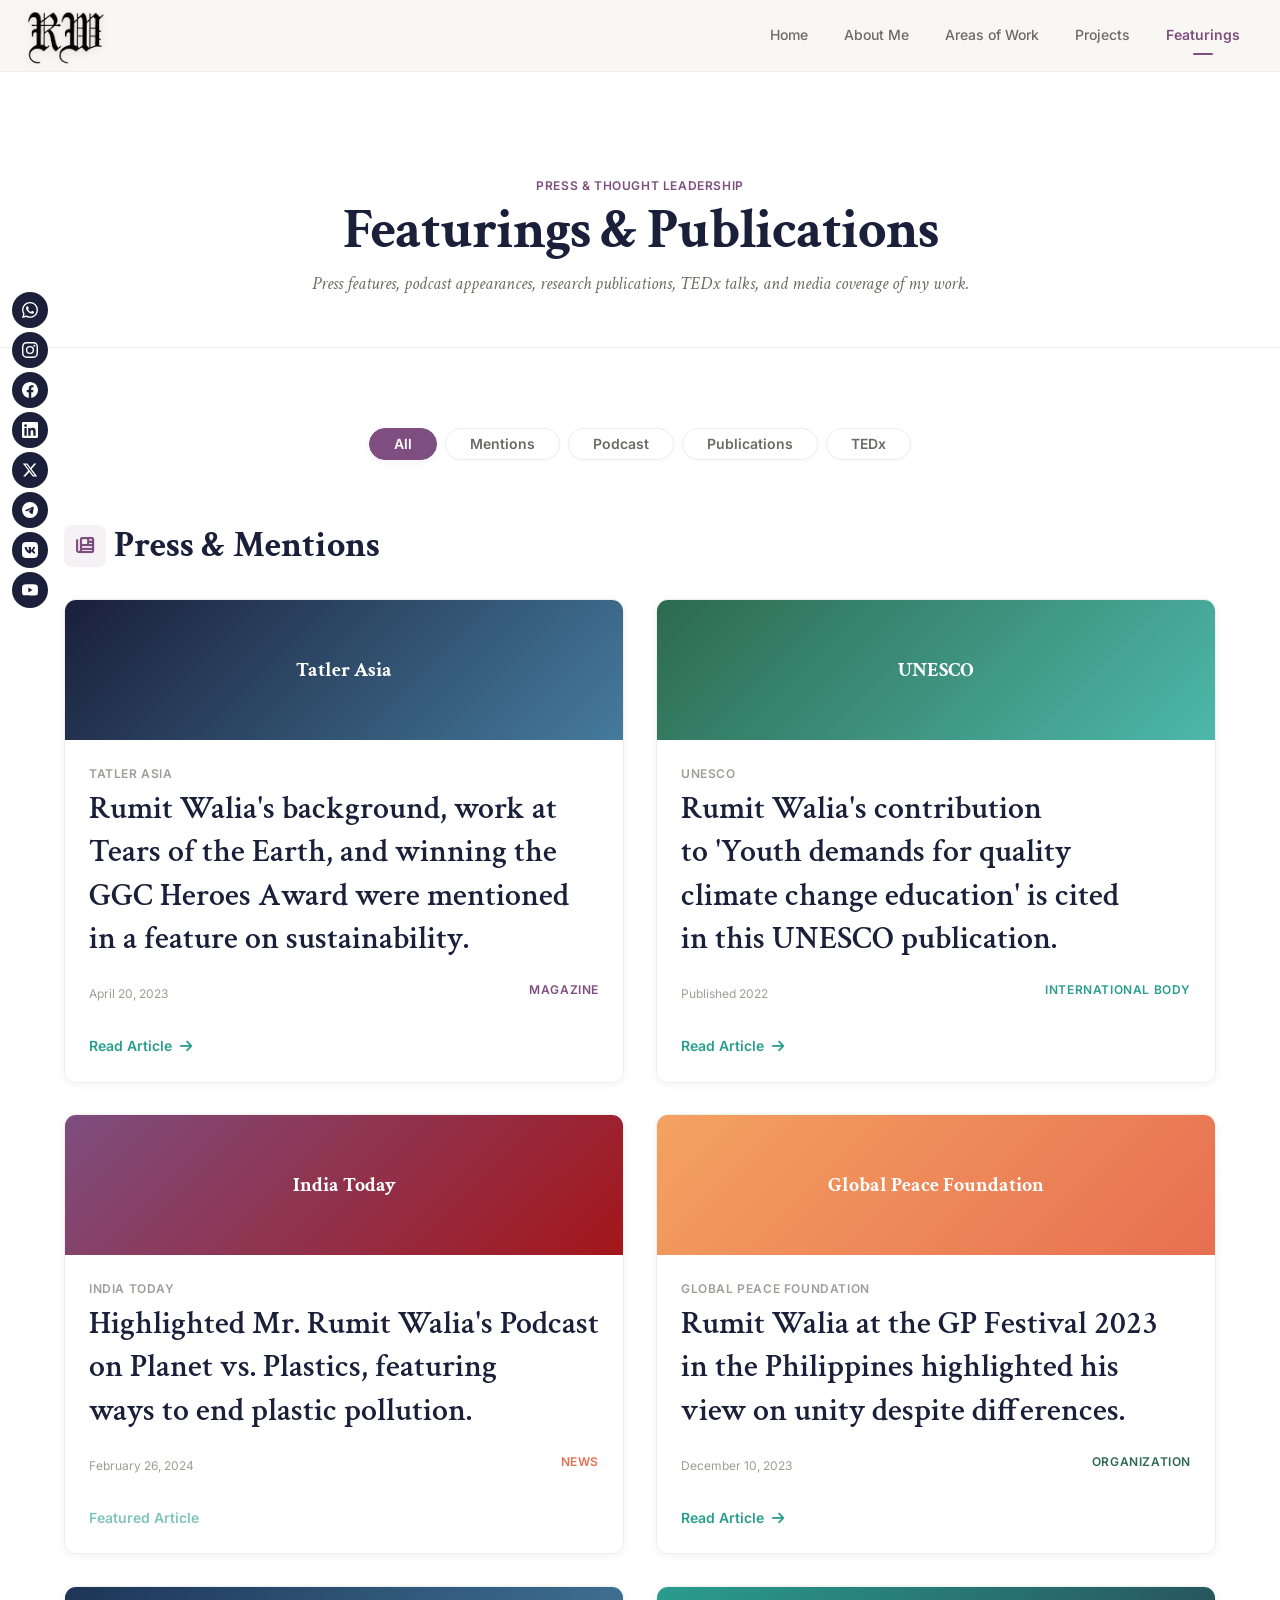
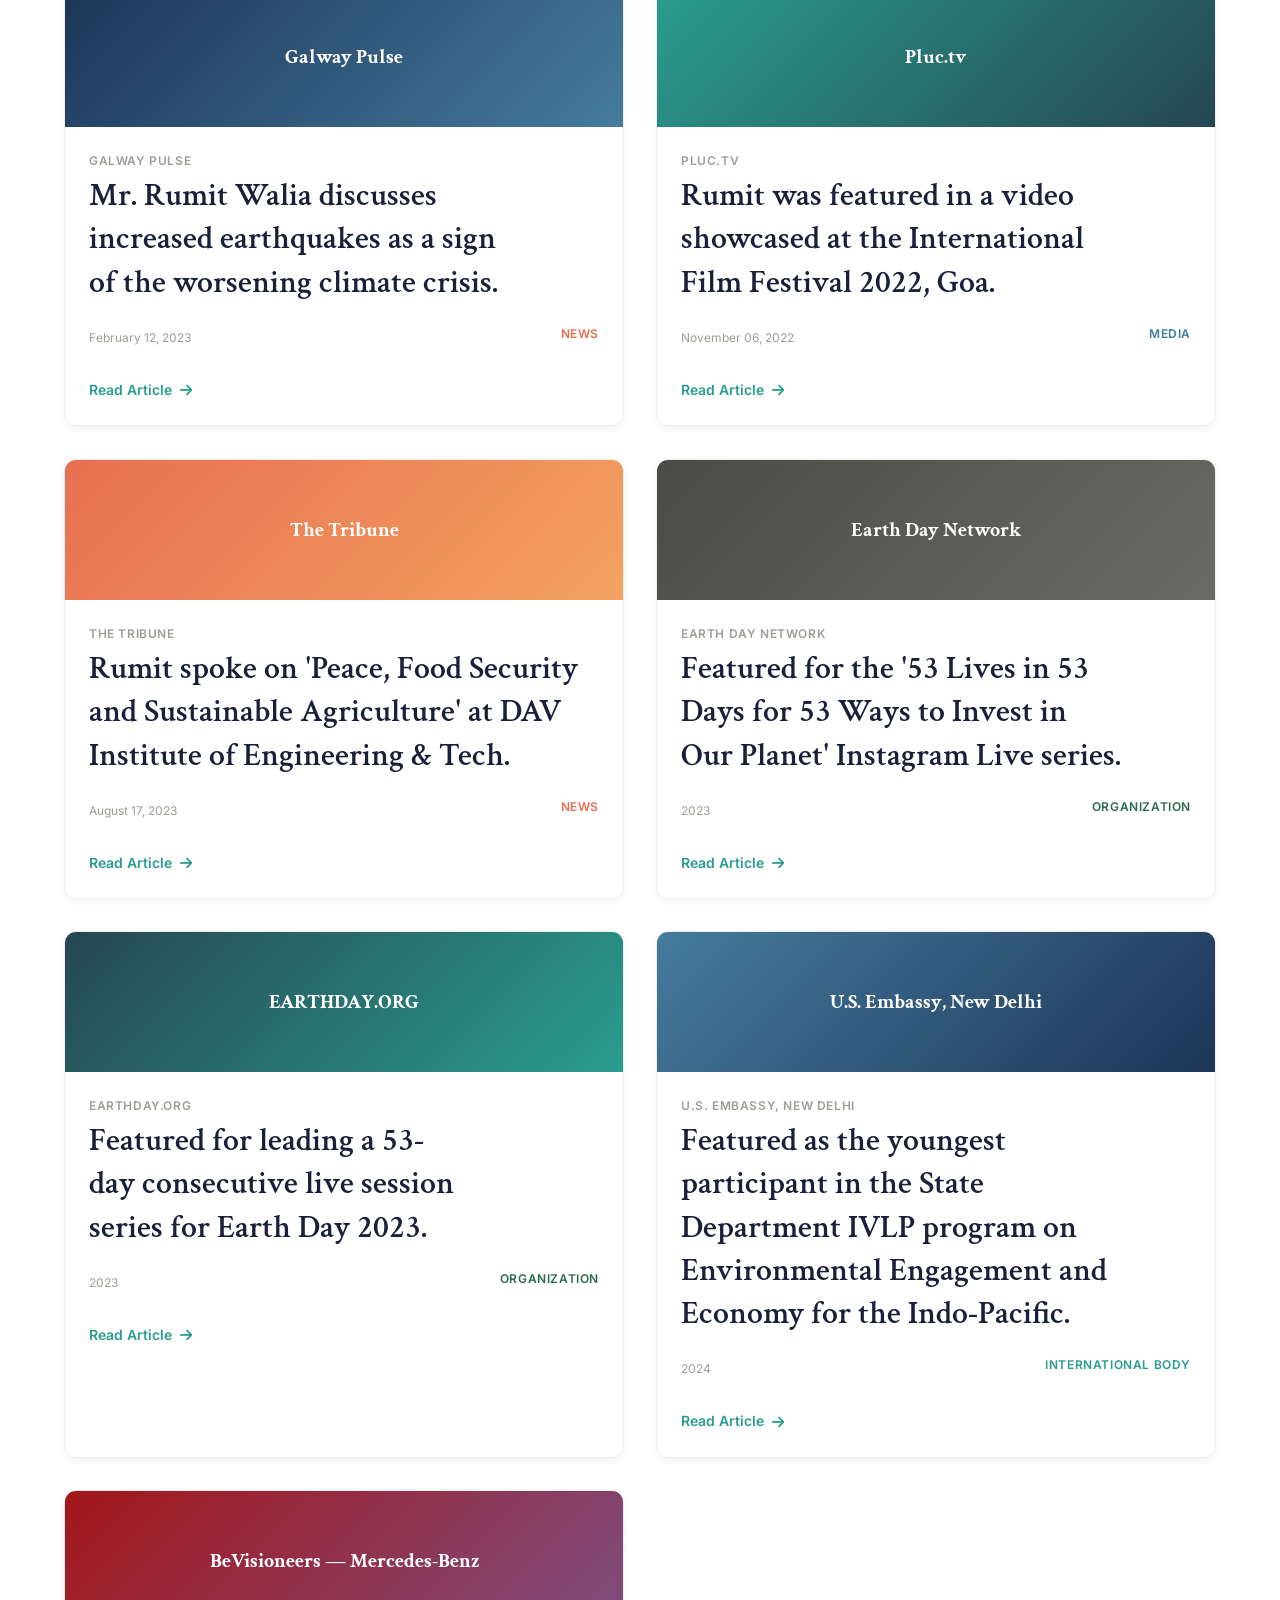
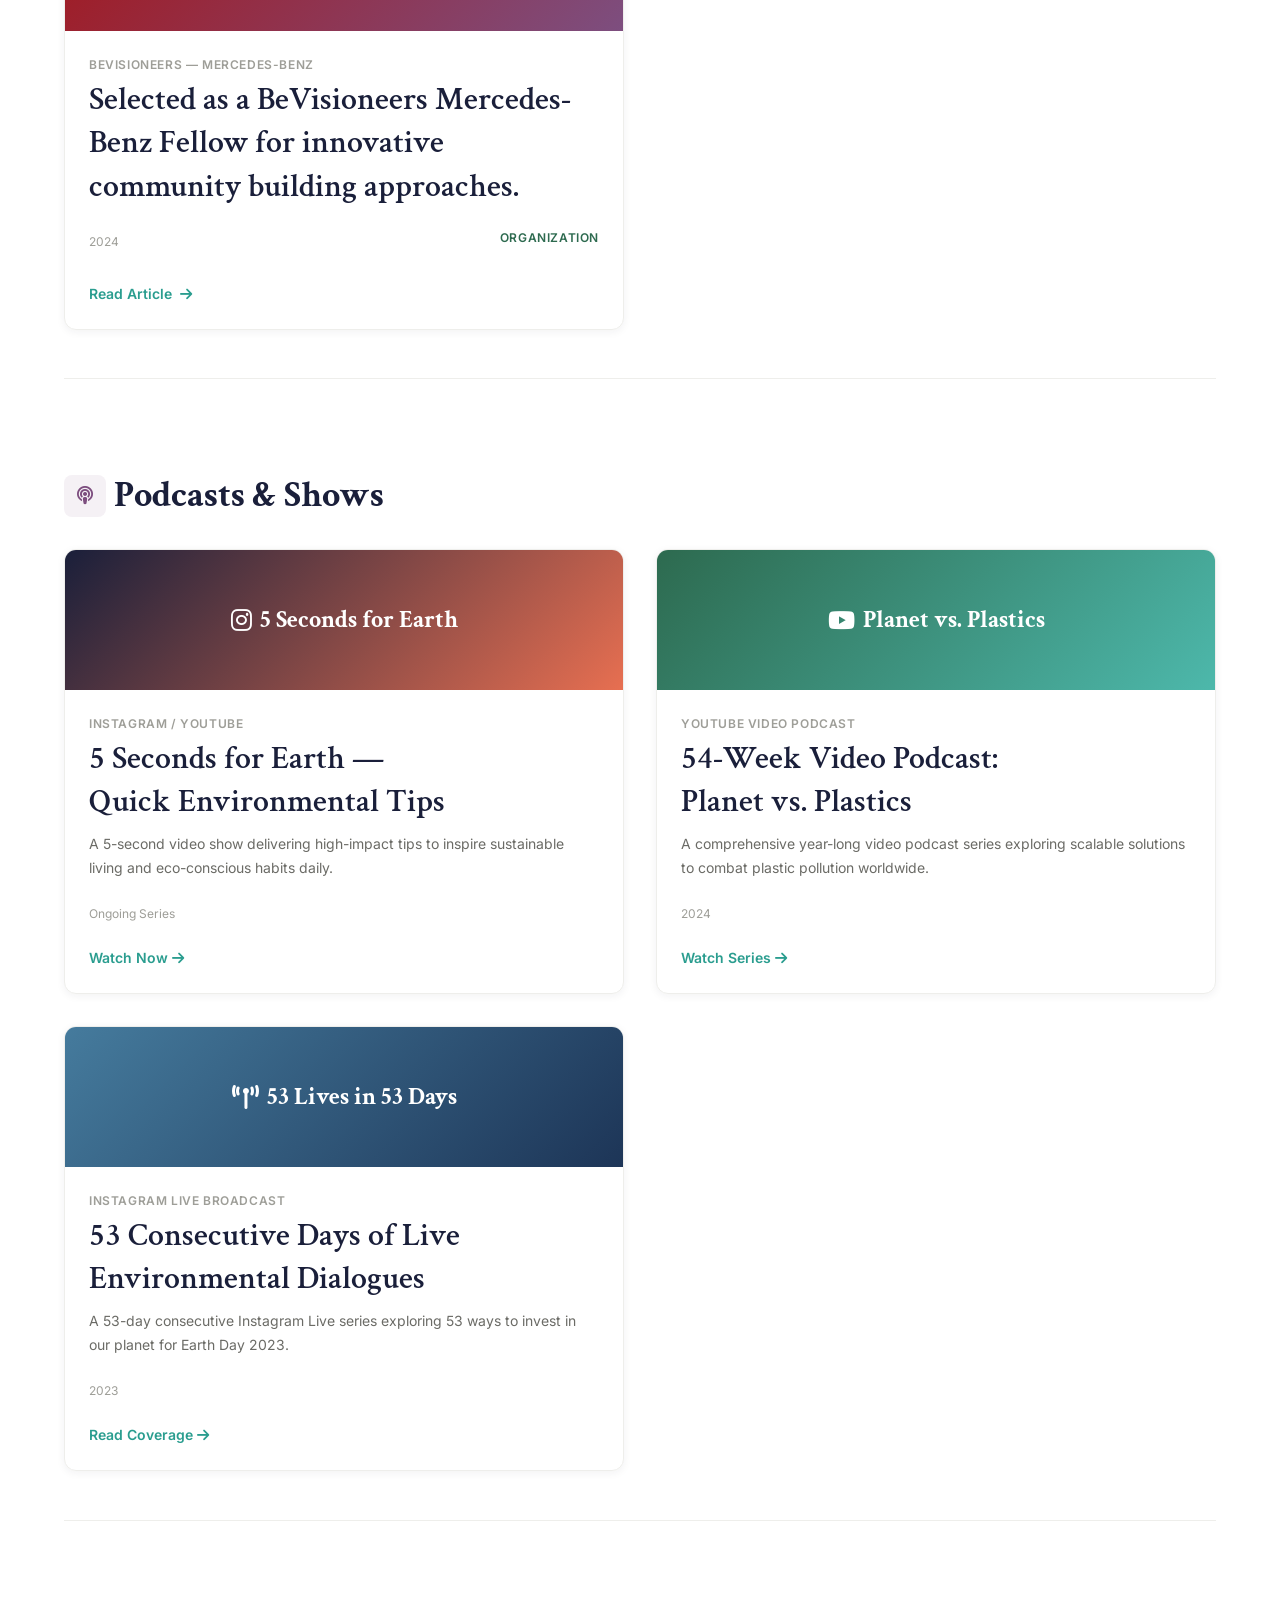
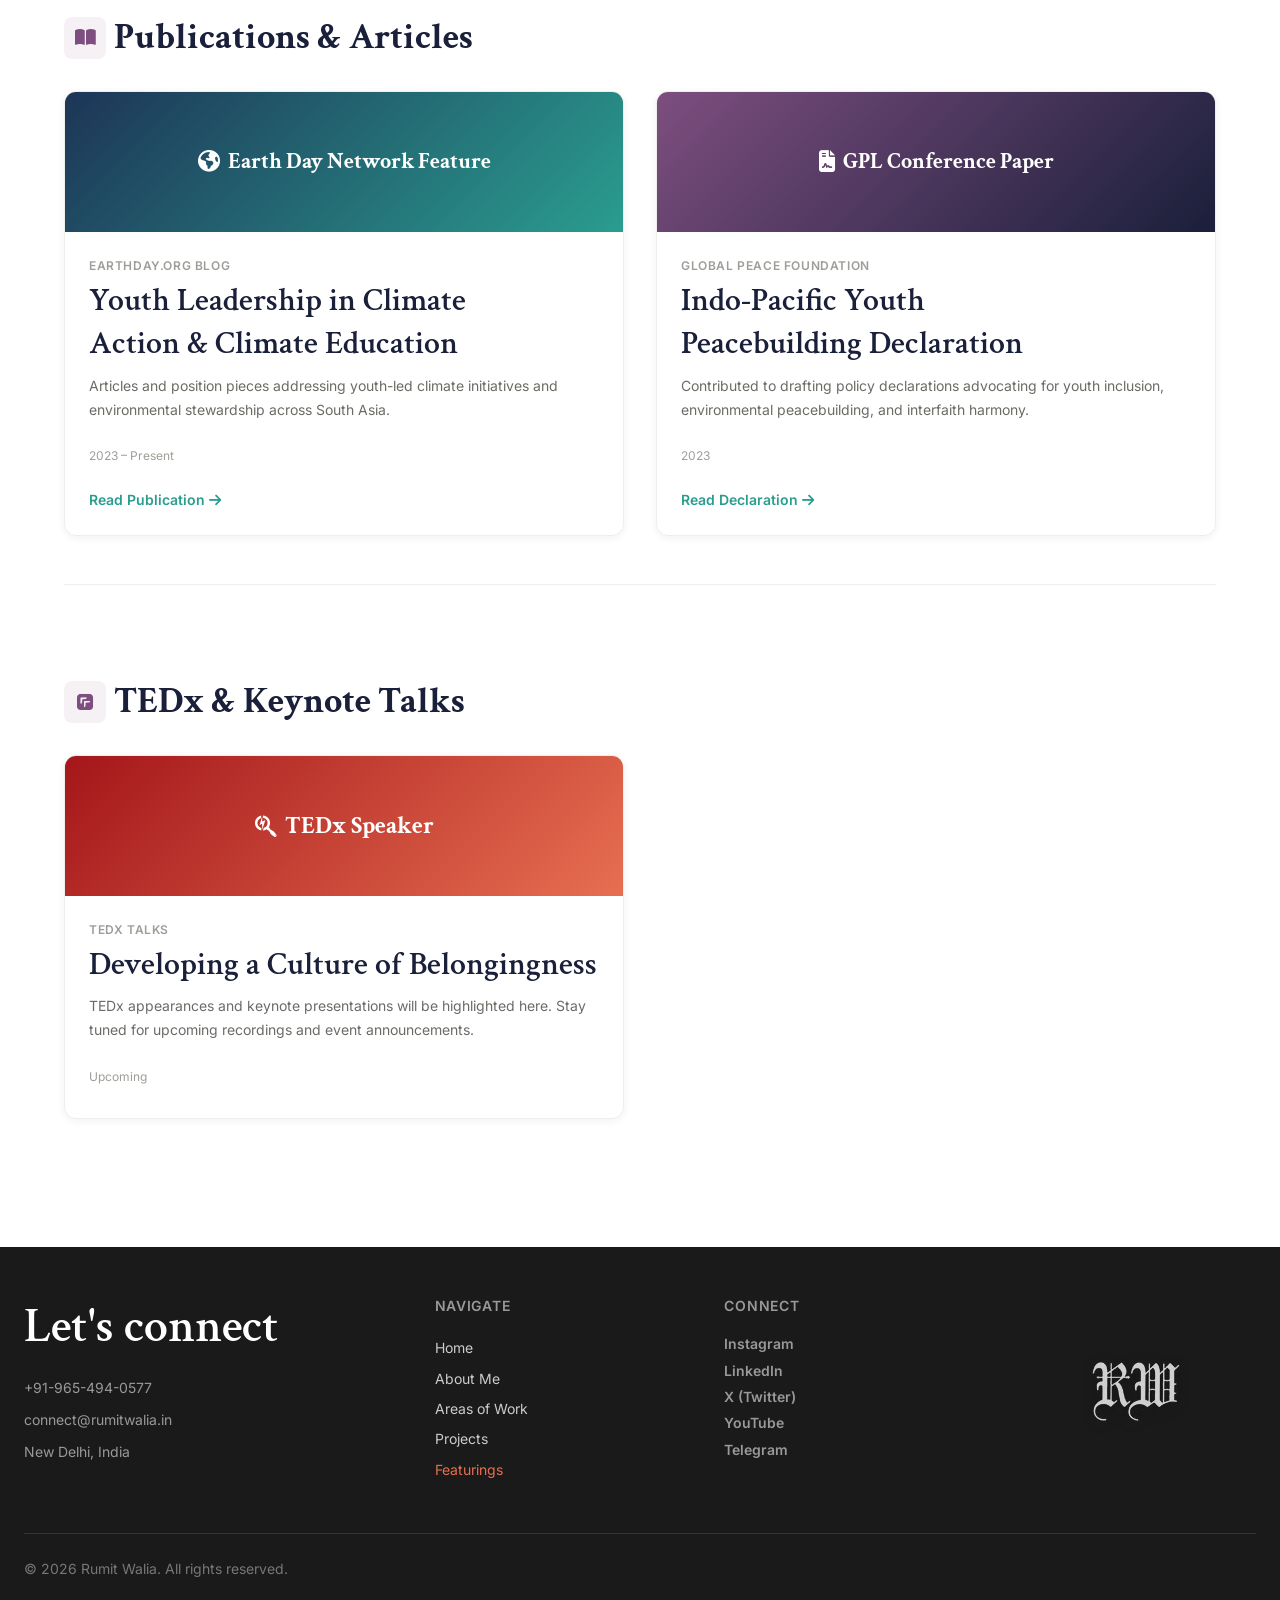
<file: pages/featurings.html>
<!DOCTYPE html>
<html lang="en">

<head>
  <meta charset="UTF-8">
  <meta name="viewport" content="width=device-width, initial-scale=1.0">
  <title>Featurings & Publications — Rumit Walia</title>
  <meta name="description"
    content="Media mentions, podcast appearances, publications, TEDx talks, and press features of Rumit Walia's work.">
  <meta property="og:title" content="Featurings & Publications — Rumit Walia">
  <meta property="og:description"
    content="Media mentions, podcast appearances, publications, TEDx talks, and press features of Rumit Walia's work.">

  <link rel="icon" href="../assets/images/logo.png" type="image/png">
  <link rel="preconnect" href="https://fonts.googleapis.com">
  <link rel="preconnect" href="https://fonts.gstatic.com" crossorigin>

  <!-- Font Awesome CDN -->
  <link rel="stylesheet" href="https://cdnjs.cloudflare.com/ajax/libs/font-awesome/6.5.1/css/all.min.css"
    integrity="sha512-DTOQO9RWCH3ppGqcWaEA1BIZOC6xxalwEsw9c2QQeAIftl+Vegovlnee1c9QX4TctnWMn13TZye+giMm8e2LwA=="
    crossorigin="anonymous" referrerpolicy="no-referrer" />

  <link rel="stylesheet" href="../css/variables.css">
  <link rel="stylesheet" href="../css/reset.css">
  <link rel="stylesheet" href="../css/typography.css">
  <link rel="stylesheet" href="../css/layout.css">
  <link rel="stylesheet" href="../css/components.css">
  <link rel="stylesheet" href="../css/animations.css">
  <link rel="stylesheet" href="../css/pages.css">
</head>

<body data-page="featurings">
  <div id="site-header"></div>
  <div id="site-social-bar"></div>

  <main id="main-content">
    <!-- ═══════════════ PAGE HERO ═══════════════ -->
    <section class="page-hero">
      <div class="container">
        <p class="overline reveal">Press & Thought Leadership</p>
        <h1 class="page-hero__title reveal">Featurings & Publications</h1>
        <p class="page-hero__subtitle reveal">
          Press features, podcast appearances, research publications, TEDx talks, and media coverage of my work.
        </p>
      </div>
    </section>

    <!-- ═══════════════ FILTER TABS & CONTENT ═══════════════ -->
    <section class="section">
      <div class="container">
        <!-- Filter Tabs -->
        <div class="featurings-tabs reveal" id="featurings-tabs">
          <button class="featurings-tab active" data-tab="all">All</button>
          <button class="featurings-tab" data-tab="mentions">Mentions</button>
          <button class="featurings-tab" data-tab="podcast">Podcast</button>
          <button class="featurings-tab" data-tab="publications">Publications</button>
          <button class="featurings-tab" data-tab="tedx">TEDx</button>
        </div>

        <!-- Mentions Section -->
        <div class="featurings-section" data-section="mentions">
          <h2 class="featurings-section__title reveal">
            <span class="featurings-section__icon"><i class="fa-solid fa-newspaper"></i></span> Press & Mentions
          </h2>
          <div class="mentions-grid" id="mentions-container">
            <!-- Dynamically rendered from MENTIONS_DATA -->
          </div>
        </div>

        <!-- Podcast Section -->
        <div class="featurings-section" data-section="podcast">
          <h2 class="featurings-section__title reveal">
            <span class="featurings-section__icon"><i class="fa-solid fa-podcast"></i></span> Podcasts & Shows
          </h2>
          <div class="mentions-grid">
            <div class="mention-card reveal">
              <div class="mention-card__preview"
                style="background: linear-gradient(135deg, #1a1f3a 0%, #e76f51 100%); color: white; font-size: 1.5rem; font-weight: 700; font-family: var(--font-display);">
                <i class="fa-brands fa-instagram" style="margin-right: 8px;"></i> 5 Seconds for Earth
              </div>
              <div class="mention-card__body">
                <span class="mention-card__source">Instagram / YouTube</span>
                <h3 class="mention-card__title">5 Seconds for Earth — Quick Environmental Tips</h3>
                <p class="mention-card__text">A 5-second video show delivering high-impact tips to inspire sustainable
                  living and eco-conscious habits daily.</p>
                <span class="mention-card__date">Ongoing Series</span>
                <a href="https://www.instagram.com/5secondsforearth/" class="mention-card__link" target="_blank"
                  rel="noopener noreferrer">Watch Now <i class="fa-solid fa-arrow-right"></i></a>
              </div>
            </div>

            <div class="mention-card reveal">
              <div class="mention-card__preview"
                style="background: linear-gradient(135deg, #2d6a4f 0%, #4db8ab 100%); color: white; font-size: 1.5rem; font-weight: 700; font-family: var(--font-display);">
                <i class="fa-brands fa-youtube" style="margin-right: 8px;"></i> Planet vs. Plastics
              </div>
              <div class="mention-card__body">
                <span class="mention-card__source">YouTube Video Podcast</span>
                <h3 class="mention-card__title">54-Week Video Podcast: Planet vs. Plastics</h3>
                <p class="mention-card__text">A comprehensive year-long video podcast series exploring scalable
                  solutions to combat plastic pollution worldwide.</p>
                <span class="mention-card__date">2024</span>
                <a href="https://www.youtube.com/watch?v=KPNw_dYrd2Q&list=PLwa8R-2MnFeecnrvb6pOe4OA5soEcyKVj"
                  class="mention-card__link" target="_blank" rel="noopener noreferrer">Watch Series <i
                    class="fa-solid fa-arrow-right"></i></a>
              </div>
            </div>

            <div class="mention-card reveal">
              <div class="mention-card__preview"
                style="background: linear-gradient(135deg, #457b9d 0%, #1d3557 100%); color: white; font-size: 1.5rem; font-weight: 700; font-family: var(--font-display);">
                <i class="fa-solid fa-tower-broadcast" style="margin-right: 8px;"></i> 53 Lives in 53 Days
              </div>
              <div class="mention-card__body">
                <span class="mention-card__source">Instagram Live Broadcast</span>
                <h3 class="mention-card__title">53 Consecutive Days of Live Environmental Dialogues</h3>
                <p class="mention-card__text">A 53-day consecutive Instagram Live series exploring 53 ways to invest in
                  our planet for Earth Day 2023.</p>
                <span class="mention-card__date">2023</span>
                <a href="https://www.earthday.org/get-inspired-53-lives-in-53-days-for-53-ways-to-invest-in-our-planet/"
                  class="mention-card__link" target="_blank" rel="noopener noreferrer">Read Coverage <i
                    class="fa-solid fa-arrow-right"></i></a>
              </div>
            </div>
          </div>
        </div>

        <!-- Publications Section -->
        <div class="featurings-section" data-section="publications">
          <h2 class="featurings-section__title reveal">
            <span class="featurings-section__icon"><i class="fa-solid fa-book-open"></i></span> Publications & Articles
          </h2>
          <div class="mentions-grid">
            <div class="mention-card reveal">
              <div class="mention-card__preview"
                style="background: linear-gradient(135deg, #1d3557 0%, #2a9d8f 100%); color: white; font-size: 1.35rem; font-weight: 700; font-family: var(--font-display); padding: var(--spacing-md); text-align: center;">
                <i class="fa-solid fa-earth-americas" style="margin-right: 8px;"></i> Earth Day Network Feature
              </div>
              <div class="mention-card__body">
                <span class="mention-card__source">EARTHDAY.ORG Blog</span>
                <h3 class="mention-card__title">Youth Leadership in Climate Action & Climate Education</h3>
                <p class="mention-card__text">Articles and position pieces addressing youth-led climate initiatives and
                  environmental stewardship across South Asia.</p>
                <span class="mention-card__date">2023 – Present</span>
                <a href="https://www.earthday.org" class="mention-card__link" target="_blank"
                  rel="noopener noreferrer">Read Publication <i class="fa-solid fa-arrow-right"></i></a>
              </div>
            </div>

            <div class="mention-card reveal">
              <div class="mention-card__preview"
                style="background: linear-gradient(135deg, #7d4e7f 0%, #1a1f3a 100%); color: white; font-size: 1.35rem; font-weight: 700; font-family: var(--font-display); padding: var(--spacing-md); text-align: center;">
                <i class="fa-solid fa-file-contract" style="margin-right: 8px;"></i> GPL Conference Paper
              </div>
              <div class="mention-card__body">
                <span class="mention-card__source">Global Peace Foundation</span>
                <h3 class="mention-card__title">Indo-Pacific Youth Peacebuilding Declaration</h3>
                <p class="mention-card__text">Contributed to drafting policy declarations advocating for youth
                  inclusion, environmental peacebuilding, and interfaith harmony.</p>
                <span class="mention-card__date">2023</span>
                <a href="https://globalpeace.org/" class="mention-card__link" target="_blank"
                  rel="noopener noreferrer">Read Declaration <i class="fa-solid fa-arrow-right"></i></a>
              </div>
            </div>
          </div>
        </div>

        <!-- TEDx Section -->
        <div class="featurings-section" data-section="tedx">
          <h2 class="featurings-section__title reveal">
            <span class="featurings-section__icon"><i class="fa-brands fa-red-river"></i></span> TEDx & Keynote Talks
          </h2>
          <div class="mentions-grid">
            <div class="mention-card reveal">
              <div class="mention-card__preview"
                style="background: linear-gradient(135deg, #a4161a 0%, #e76f51 100%); color: white; font-size: 1.5rem; font-weight: 700; font-family: var(--font-display);">
                <i class="fa-brands fa-searchengin" style="margin-right: 8px;"></i> TEDx Speaker
              </div>
              <div class="mention-card__body">
                <span class="mention-card__source">TEDx Talks</span>
                <h3 class="mention-card__title">Developing a Culture of Belongingness</h3>
                <p class="mention-card__text">TEDx appearances and keynote presentations will be highlighted here. Stay
                  tuned for upcoming recordings and event announcements.</p>
                <span class="mention-card__date">Upcoming</span>
              </div>
            </div>
          </div>
        </div>
      </div>
    </section>
  </main>

  <div id="site-footer"></div>

  <script src="../js/components.js"></script>
  <script src="../js/data.js"></script>
  <script src="../js/main.js"></script>
  <script src="../js/mentions-renderer.js"></script>
  <script src="../js/animations.js"></script>
  <script>
    document.addEventListener('DOMContentLoaded', () => {
      // Tab filtering logic
      const tabs = document.querySelectorAll('.featurings-tab');
      const sections = document.querySelectorAll('.featurings-section');

      tabs.forEach(tab => {
        tab.addEventListener('click', () => {
          tabs.forEach(t => t.classList.remove('active'));
          tab.classList.add('active');
          const filter = tab.dataset.tab;

          sections.forEach(section => {
            if (filter === 'all') {
              section.style.display = '';
            } else {
              section.style.display = section.dataset.section === filter ? '' : 'none';
            }
          });
        });
      });
    });
  </script>
</body>

</html>
</file>
<file: css/variables.css>
/* ==========================================================================
   DESIGN TOKENS — Rumit Walia Portfolio
   Complete CSS Custom Properties System
   ========================================================================== */

/* Google Fonts */
@import url('https://fonts.googleapis.com/css2?family=Crimson+Text:ital,wght@0,400;0,600;0,700;1,400;1,600&family=Inter:wght@300;400;500;600;700&family=JetBrains+Mono:wght@400;500&display=swap');

:root {
  /* ── Color System ────────────────────────────────────────────────────── */

  /* Primary palette */
  --color-navy: #1a1f3a;
  --color-navy-light: #2a3055;
  --color-navy-dark: #0f1225;
  --color-offwhite: #ffffff;
  /* Clean white primary canvas */
  --color-offwhite-dark: #f8f7f4;
  --color-white: #ffffff;

  /* Accent colors */
  --color-plum: #7d4e7f;
  --color-plum-light: #9a6b9c;
  --color-plum-dark: #5e3960;
  --color-teal: #2a9d8f;
  --color-teal-light: #4db8ab;
  --color-teal-dark: #1f756a;
  --color-coral: #e76f51;
  --color-coral-light: #f09478;
  --color-coral-dark: #c4543a;

  /* Neutral palette */
  --color-gray: #6b6b66;
  --color-gray-light: #9e9e98;
  --color-gray-lighter: #e5e5e0;
  --color-gray-lightest: #f4f4f0;
  --color-gray-dark: #4a4a46;

  /* Work-area colors */
  --color-environment: #2d6a4f;
  --color-environment-bg: rgba(45, 106, 79, 0.1);
  --color-peace: #457b9d;
  --color-peace-bg: rgba(69, 123, 157, 0.1);
  --color-arts: #a4161a;
  --color-arts-bg: rgba(164, 22, 26, 0.1);
  --color-space: #f4a261;
  --color-space-bg: rgba(244, 162, 97, 0.1);
  --color-people: #1d3557;
  --color-people-bg: rgba(29, 53, 87, 0.1);

  /* Semantic colors */
  --color-success: #2d6a4f;
  --color-warning: #f4a261;
  --color-error: #a4161a;
  --color-info: #457b9d;

  /* Surfaces */
  --color-bg: #ffffff;
  --color-bg-alt: var(--color-offwhite-dark);
  --color-bg-card: #ffffff;
  --color-bg-overlay: rgba(26, 31, 58, 0.6);
  --color-text: var(--color-navy);
  --color-text-secondary: var(--color-gray);
  --color-text-tertiary: var(--color-gray-light);
  --color-border: var(--color-gray-lighter);
  --color-border-light: #eeeeeb;

  /* ── Typography ──────────────────────────────────────────────────────── */

  /* Font families */
  --font-display: 'Crimson Text', Georgia, 'Times New Roman', serif;
  --font-body: 'Inter', -apple-system, BlinkMacSystemFont, 'Segoe UI', sans-serif;
  --font-mono: 'JetBrains Mono', 'Fira Code', 'Consolas', monospace;

  /* Font sizes — 8-step type scale */
  --fs-display-xl: clamp(2.5rem, 6vw, 4.5rem);
  --fs-display: clamp(2rem, 5vw, 3.5rem);
  --fs-h1: clamp(1.75rem, 4vw, 2.5rem);
  --fs-h2: clamp(1.35rem, 3vw, 1.85rem);
  --fs-h3: clamp(1.15rem, 2vw, 1.35rem);
  --fs-body: 1rem;
  /* 16px */
  --fs-small: 0.875rem;
  /* 14px */
  --fs-label: 0.75rem;
  /* 12px */

  /* Font weights */
  --fw-light: 300;
  --fw-regular: 400;
  --fw-medium: 500;
  --fw-semibold: 600;
  --fw-bold: 700;

  /* Line heights */
  --lh-tight: 1.15;
  --lh-snug: 1.35;
  --lh-normal: 1.6;
  --lh-relaxed: 1.72;

  /* Letter spacing */
  --ls-tight: -0.02em;
  --ls-normal: 0;
  --ls-wide: 0.02em;
  --ls-wider: 0.05em;
  --ls-widest: 0.12em;

  /* ── Spacing System ───────────────────────────────────────────────────── */

  --spacing-xs: 0.25rem;
  /* 4px */
  --spacing-sm: 0.5rem;
  /* 8px */
  --spacing-md: 1rem;
  /* 16px */
  --spacing-lg: 1.5rem;
  /* 24px */
  --spacing-xl: 2rem;
  /* 32px */
  --spacing-2xl: 3rem;
  /* 48px */
  --spacing-3xl: 4rem;
  /* 64px */
  --spacing-4xl: 6rem;
  /* 96px */

  /* ── Border Radius ───────────────────────────────────────────────────── */

  --radius-sm: 4px;
  --radius-md: 8px;
  --radius-lg: 12px;
  --radius-xl: 16px;
  --radius-2xl: 24px;
  --radius-full: 9999px;

  /* ── Shadows ─────────────────────────────────────────────────────────── */

  --shadow-xs: 0 1px 3px rgba(26, 31, 58, 0.04);
  --shadow-sm: 0 2px 8px rgba(26, 31, 58, 0.06);
  --shadow-md: 0 6px 16px rgba(26, 31, 58, 0.08);
  --shadow-lg: 0 12px 32px rgba(26, 31, 58, 0.10);
  --shadow-xl: 0 20px 50px rgba(26, 31, 58, 0.14);
  --shadow-inner: inset 0 2px 4px rgba(26, 31, 58, 0.05);
  --shadow-glow: 0 0 20px rgba(125, 78, 127, 0.2);

  /* ── Animation ───────────────────────────────────────────────────────── */

  --duration-fast: 150ms;
  --duration-base: 250ms;
  --duration-slow: 400ms;
  --duration-slower: 600ms;
  --duration-slowest: 800ms;

  --ease-in: cubic-bezier(0.4, 0, 1, 1);
  --ease-out: cubic-bezier(0.16, 1, 0.3, 1);
  --ease-in-out: cubic-bezier(0.4, 0, 0.2, 1);
  --ease-bounce: cubic-bezier(0.34, 1.56, 0.64, 1);
  --ease-spring: cubic-bezier(0.175, 0.885, 0.32, 1.275);

  /* ── Z-index Scale ───────────────────────────────────────────────────── */

  --z-base: 0;
  --z-dropdown: 10;
  --z-sticky: 20;
  --z-fixed: 30;
  --z-overlay: 40;
  --z-modal: 50;
  --z-toast: 60;
  --z-tooltip: 70;

  /* ── Layout ──────────────────────────────────────────────────────────── */

  --container-max: 1200px;
  --container-narrow: 800px;
  --container-wide: 1400px;
  --header-height: 72px;

  /* ── Component Defaults ──────────────────────────────────────────────── */

  --btn-height: 44px;
  --btn-height-sm: 36px;
  --btn-height-lg: 52px;
  --input-height: 44px;
  --card-radius: var(--radius-lg);
  --card-padding: var(--spacing-lg);
  --card-shadow: var(--shadow-sm);
}

/* ── Dark Mode ─────────────────────────────────────────────────────────── */

[data-theme="dark"] {
  --color-bg: #0f1225;
  --color-bg-alt: #1a1f3a;
  --color-bg-card: #1e2340;
  --color-bg-overlay: rgba(0, 0, 0, 0.7);
  --color-text: #e8e8e4;
  --color-text-secondary: #a0a0a0;
  --color-text-tertiary: #707070;
  --color-border: #2a3055;
  --color-border-light: #1e2340;
  --shadow-sm: 0 2px 4px rgba(0, 0, 0, 0.3);
  --shadow-md: 0 4px 12px rgba(0, 0, 0, 0.4);
  --shadow-lg: 0 8px 24px rgba(0, 0, 0, 0.5);
}

/* ── Utility Classes ───────────────────────────────────────────────────── */

.text-center {
  text-align: center;
}

.text-left {
  text-align: left;
}

.text-right {
  text-align: right;
}

.text-navy {
  color: var(--color-navy);
}

.text-plum {
  color: var(--color-plum);
}

.text-teal {
  color: var(--color-teal);
}

.text-coral {
  color: var(--color-coral);
}

.text-gray {
  color: var(--color-gray);
}

.text-white {
  color: var(--color-white);
}

.bg-navy {
  background-color: var(--color-navy);
}

.bg-plum {
  background-color: var(--color-plum);
}

.bg-teal {
  background-color: var(--color-teal);
}

.bg-offwhite {
  background-color: var(--color-offwhite);
}

.bg-white {
  background-color: var(--color-white);
}

.font-display {
  font-family: var(--font-display);
}

.font-body {
  font-family: var(--font-body);
}

.font-mono {
  font-family: var(--font-mono);
}

.fw-light {
  font-weight: var(--fw-light);
}

.fw-regular {
  font-weight: var(--fw-regular);
}

.fw-medium {
  font-weight: var(--fw-medium);
}

.fw-semibold {
  font-weight: var(--fw-semibold);
}

.fw-bold {
  font-weight: var(--fw-bold);
}

.sr-only {
  position: absolute;
  width: 1px;
  height: 1px;
  padding: 0;
  margin: -1px;
  overflow: hidden;
  clip: rect(0, 0, 0, 0);
  white-space: nowrap;
  border: 0;
}

/* ── Print Styles ──────────────────────────────────────────────────────── */

@media print {
  :root {
    --color-bg: #ffffff;
    --color-text: #000000;
    --shadow-sm: none;
    --shadow-md: none;
    --shadow-lg: none;
  }
}
</file>
<file: css/typography.css>
/* ==========================================================================
   TYPOGRAPHY — Rumit Walia Portfolio
   Fluid type scale, heading styles, editorial prose, and text utilities
   ========================================================================== */

/* ── 1. Headings & Display Types ────────────────────────────────────────── */

.display-xl {
  font-family: var(--font-display);
  font-size: clamp(2.5rem, 6vw, 4.5rem);
  font-weight: var(--fw-bold, 700);
  line-height: var(--lh-tight, 1.1);
  letter-spacing: var(--ls-tight, -0.02em);
  color: var(--color-navy, #1a1f3a);
  text-wrap: balance;
}

.display {
  font-family: var(--font-display);
  font-size: clamp(2rem, 5vw, 3.5rem);
  font-weight: var(--fw-bold, 700);
  line-height: var(--lh-tight, 1.15);
  letter-spacing: var(--ls-tight, -0.015em);
  color: var(--color-navy, #1a1f3a);
  text-wrap: balance;
}

h1,
.h1 {
  font-family: var(--font-display);
  font-size: clamp(2rem, 4vw, 3rem);
  font-weight: var(--fw-bold, 700);
  line-height: var(--lh-snug, 1.25);
  letter-spacing: var(--ls-tight, -0.01em);
  color: var(--color-navy, #1a1f3a);
  text-wrap: balance;
}

h2,
.h2 {
  font-family: var(--font-display);
  font-size: clamp(1.5rem, 3vw, 2.25rem);
  font-weight: var(--fw-semibold, 600);
  line-height: var(--lh-snug, 1.3);
  color: var(--color-navy, #1a1f3a);
  text-wrap: balance;
}

h3,
.h3 {
  font-family: var(--font-body);
  font-size: clamp(1.25rem, 2.5vw, 1.75rem);
  font-weight: var(--fw-semibold, 600);
  line-height: var(--lh-snug, 1.35);
  color: var(--color-text, #1a1a1a);
}

h4,
.h4 {
  font-family: var(--font-body);
  font-size: clamp(1.1rem, 2vw, 1.25rem);
  font-weight: var(--fw-semibold, 600);
  line-height: var(--lh-normal, 1.4);
  color: var(--color-text, #1a1a1a);
}

/* ── 2. Body Text Scale ────────────────────────────────────────────────── */

.lead,
.body-lg {
  font-size: clamp(1.1rem, 2vw, 1.25rem);
  line-height: var(--lh-relaxed, 1.7);
  color: var(--color-text-secondary, #4a4a4a);
  max-width: 68ch;
}

.body {
  font-size: var(--fs-body, 1rem);
  line-height: var(--lh-normal, 1.6);
  color: var(--color-text, #1a1a1a);
  max-width: 68ch;
}

.body-sm {
  font-size: var(--fs-small, 0.875rem);
  line-height: var(--lh-normal, 1.5);
  color: var(--color-text-secondary, #4a4a4a);
}

/* ── 3. Small Text, Labels & Captions ──────────────────────────────────── */

.caption {
  font-size: var(--fs-small, 0.875rem);
  color: var(--color-text-tertiary, #777777);
  line-height: var(--lh-normal, 1.4);
}

.label {
  font-size: var(--fs-label, 0.75rem);
  font-weight: var(--fw-medium, 500);
  letter-spacing: var(--ls-wider, 0.08em);
  text-transform: uppercase;
  color: var(--color-text-secondary, #4a4a4a);
}

.overline {
  display: inline-block;
  font-size: var(--fs-label, 0.75rem);
  font-weight: var(--fw-semibold, 600);
  letter-spacing: var(--ls-widest, 0.12em);
  text-transform: uppercase;
  color: var(--color-plum, #7d4e7f);
  margin-bottom: var(--spacing-xs, 0.5rem);
}

/* ── 4. Links & Interactive States ─────────────────────────────────────── */

.link {
  color: var(--color-teal, #2a9d8f);
  text-decoration: none;
  transition: color var(--duration-fast, 0.2s) var(--ease-out, ease-out);
  position: relative;
}

.link:hover {
  color: var(--color-teal-dark, #1f7267);
}

.link--underline {
  text-decoration: underline;
  text-underline-offset: 3px;
  text-decoration-thickness: 1px;
}

.link--underline:hover {
  text-decoration-thickness: 2px;
}

.link--animated::after {
  content: '';
  position: absolute;
  bottom: -2px;
  left: 0;
  width: 0;
  height: 2px;
  background-color: var(--color-teal, #2a9d8f);
  transition: width var(--duration-base, 0.3s) var(--ease-out, ease-out);
}

.link--animated:hover::after {
  width: 100%;
}

/* ── 5. Prose (Long-Form Editorial Formatting) ─────────────────────────── */

.prose {
  font-size: clamp(1rem, 1.75vw, 1.125rem);
  line-height: var(--lh-relaxed, 1.72);
  color: var(--color-text-secondary, #4a4a4a);
  max-width: 72ch;
}

.prose p {
  margin-bottom: var(--spacing-lg, 1.5rem);
  text-align: left;
}

.prose p:last-child {
  margin-bottom: 0;
}

.prose strong {
  font-weight: var(--fw-semibold, 600);
  color: var(--color-navy, #1a1f3a);
}

.prose em {
  font-style: italic;
}

.prose a {
  color: var(--color-teal, #2a9d8f);
  text-decoration: underline;
  text-underline-offset: 3px;
  text-decoration-thickness: 1px;
  transition: color var(--duration-fast, 0.2s) var(--ease-out, ease-out),
    text-decoration-thickness var(--duration-fast, 0.2s) var(--ease-out, ease-out);
}

.prose a:hover {
  color: var(--color-teal-dark, #1f7267);
  text-decoration-thickness: 2px;
}

.prose ul,
.prose ol {
  margin: var(--spacing-lg, 1.5rem) 0;
  padding-left: var(--spacing-xl, 2rem);
}

.prose ul {
  list-style-type: disc;
}

.prose ol {
  list-style-type: decimal;
}

.prose li {
  margin-bottom: var(--spacing-xs, 0.5rem);
  line-height: var(--lh-relaxed, 1.65);
}

.prose blockquote {
  border-left: 3px solid var(--color-plum, #7d4e7f);
  padding-left: var(--spacing-lg, 1.5rem);
  margin: var(--spacing-xl, 2rem) 0;
  font-family: var(--font-display);
  font-size: var(--fs-h3, 1.35rem);
  font-style: italic;
  color: var(--color-navy, #1a1f3a);
  line-height: var(--lh-relaxed, 1.6);
}

/* ── 6. Monospace & Code Formatting ────────────────────────────────────── */

code,
.code {
  font-family: var(--font-mono, monospace);
  font-size: 0.88em;
  background-color: rgba(0, 0, 0, 0.04);
  color: var(--color-navy, #1a1f3a);
  padding: 2px 6px;
  border-radius: var(--radius-sm, 4px);
  border: 1px solid var(--color-border-light, #e5e5e5);
}

/* ── 7. Text Utility Classes ───────────────────────────────────────────── */

.text-left {
  text-align: left;
}

.text-center {
  text-align: center;
}

.text-right {
  text-align: right;
}

.text-plum {
  color: var(--color-plum, #7d4e7f);
}

.text-teal {
  color: var(--color-teal, #2a9d8f);
}

.text-navy {
  color: var(--color-navy, #1a1f3a);
}

.text-muted {
  color: var(--color-text-tertiary, #777777);
}

.font-display {
  font-family: var(--font-display);
}

.font-body {
  font-family: var(--font-body);
}

.fw-normal {
  font-weight: var(--fw-normal, 400);
}

.fw-medium {
  font-weight: var(--fw-medium, 500);
}

.fw-semibold {
  font-weight: var(--fw-semibold, 600);
}

.fw-bold {
  font-weight: var(--fw-bold, 700);
}
</file>
<file: css/layout.css>
/* ==========================================================================
   LAYOUT — Rumit Walia Portfolio
   Container, grid, flex utilities, section differentiation, and responsive system
   ========================================================================== */

/* ── Containers ────────────────────────────────────────────────────────── */

.container {
  width: 100%;
  max-width: var(--container-max);
  margin: 0 auto;
  padding-left: var(--spacing-lg);
  padding-right: var(--spacing-lg);
}

.container--narrow {
  max-width: var(--container-narrow);
}

.container--wide {
  max-width: var(--container-wide);
}

/* ── Section & Visual Hierarchy ────────────────────────────────────────── */

.section {
  position: relative;
  padding: 80px 0;
}

/* Section Size Variations */
.section--sm {
  padding-top: var(--spacing-xl);
  padding-bottom: var(--spacing-xl);
}

.section--lg {
  padding-top: var(--spacing-4xl);
  padding-bottom: var(--spacing-4xl);
}

/* Section Background Themes (Distinct Section Differences) */
.section--alt {
  background-color: var(--color-bg-alt);
}

.section--muted {
  background-color: rgba(0, 0, 0, 0.02);
}

.section--accent {
  background-color: rgba(125, 78, 127, 0.04);
}

.section--teal-tint {
  background-color: rgba(42, 157, 143, 0.04);
}

.section--dark {
  background-color: var(--color-navy);
  color: var(--color-white);
}

.section--dark .section__title,
.section--dark .section__subtitle {
  color: var(--color-white);
}

/* Section Separation Borders & Dividers */
.section--bordered {
  border-top: 1px solid var(--color-border-light);
  border-bottom: 1px solid var(--color-border-light);
}

.section--divided-top {
  border-top: 1px solid var(--color-border-light);
}

.section--divided-bottom {
  border-bottom: 1px solid var(--color-border-light);
}

/* Section Headers & Titles */
.section__header {
  text-align: center;
  margin-bottom: var(--spacing-2xl);
  max-width: 800px;
  margin-left: auto;
  margin-right: auto;
}

.section__header--left {
  text-align: left;
  margin-left: 0;
}

.section__header--right {
  text-align: right;
  margin-right: 0;
}

.overline,
.section__overline {
  display: block;
  font-size: var(--fs-label);
  font-weight: var(--fw-semibold);
  text-transform: uppercase;
  letter-spacing: var(--ls-wider);
  color: var(--color-plum);
  margin-bottom: var(--spacing-xs);
}

.section__title {
  font-family: var(--font-display);
  font-size: var(--fs-display);
  font-weight: var(--fw-bold);
  margin-bottom: var(--spacing-sm);
  color: var(--color-text);
  line-height: var(--lh-tight);
}

.section__subtitle {
  font-size: var(--fs-body);
  color: var(--color-text-secondary);
  max-width: 600px;
  margin: 0 auto;
  line-height: var(--lh-relaxed);
}

.section__header--left .section__subtitle {
  margin-left: 0;
}

/* ── Grid System ───────────────────────────────────────────────────────── */

.grid {
  display: grid;
  gap: var(--spacing-lg);
}

.grid--2 {
  grid-template-columns: repeat(2, 1fr);
}

.grid--3 {
  grid-template-columns: repeat(3, 1fr);
}

.grid--4 {
  grid-template-columns: repeat(4, 1fr);
}

.grid--auto {
  grid-template-columns: repeat(auto-fill, minmax(280px, 1fr));
}

.grid--sidebar-left {
  grid-template-columns: 1fr 2fr;
}

.grid--sidebar-right {
  grid-template-columns: 2fr 1fr;
}

.grid--center {
  align-items: center;
}

.grid--start {
  align-items: start;
}

.grid--end {
  align-items: end;
}

.grid--gap-sm {
  gap: var(--spacing-md);
}

.grid--gap-xl {
  gap: var(--spacing-2xl);
}

/* ── Flex Utilities ────────────────────────────────────────────────────── */

.flex {
  display: flex;
}

.flex--col {
  flex-direction: column;
}

.flex--wrap {
  flex-wrap: wrap;
}

.flex--center {
  align-items: center;
  justify-content: center;
}

.flex--align-center {
  align-items: center;
}

.flex--between {
  align-items: center;
  justify-content: space-between;
}

.flex--justify-end {
  justify-content: flex-end;
}

.flex--gap-sm {
  gap: var(--spacing-sm);
}

.flex--gap-md {
  gap: var(--spacing-md);
}

.flex--gap-lg {
  gap: var(--spacing-lg);
}

.flex--gap-xl {
  gap: var(--spacing-xl);
}

/* ── Two-Column Split Layouts ──────────────────────────────────────────── */

.split {
  display: grid;
  grid-template-columns: 1fr 1fr;
  gap: var(--spacing-2xl);
  align-items: center;
}

.split--top {
  align-items: start;
}

.split--bottom {
  align-items: end;
}

.split--reverse {
  direction: rtl;
}

.split--reverse>* {
  direction: ltr;
}

.split--60-40 {
  grid-template-columns: 3fr 2fr;
}

.split--40-60 {
  grid-template-columns: 2fr 3fr;
}

/* ── Spacing Utilities ─────────────────────────────────────────────────── */

.mt-xs {
  margin-top: var(--spacing-xs);
}

.mt-sm {
  margin-top: var(--spacing-sm);
}

.mt-md {
  margin-top: var(--spacing-md);
}

.mt-lg {
  margin-top: var(--spacing-lg);
}

.mt-xl {
  margin-top: var(--spacing-xl);
}

.mt-2xl {
  margin-top: var(--spacing-2xl);
}

.mb-xs {
  margin-bottom: var(--spacing-xs);
}

.mb-sm {
  margin-bottom: var(--spacing-sm);
}

.mb-md {
  margin-bottom: var(--spacing-md);
}

.mb-lg {
  margin-bottom: var(--spacing-lg);
}

.mb-xl {
  margin-bottom: var(--spacing-xl);
}

.mb-2xl {
  margin-bottom: var(--spacing-2xl);
}

.py-sm {
  padding-top: var(--spacing-sm);
  padding-bottom: var(--spacing-sm);
}

.py-md {
  padding-top: var(--spacing-md);
  padding-bottom: var(--spacing-md);
}

.py-lg {
  padding-top: var(--spacing-lg);
  padding-bottom: var(--spacing-lg);
}

.py-xl {
  padding-top: var(--spacing-xl);
  padding-bottom: var(--spacing-xl);
}

.px-sm {
  padding-left: var(--spacing-sm);
  padding-right: var(--spacing-sm);
}

.px-md {
  padding-left: var(--spacing-md);
  padding-right: var(--spacing-md);
}

.px-lg {
  padding-left: var(--spacing-lg);
  padding-right: var(--spacing-lg);
}

.px-xl {
  padding-left: var(--spacing-xl);
  padding-right: var(--spacing-xl);
}

/* ── Responsive System & Breakpoints ───────────────────────────────────── */

/* Fluid Typography Base */
:root {
  --fs-h1: clamp(2.5rem, 8vw, 4.5rem);
  --fs-h2: clamp(2rem, 6vw, 3rem);
  --fs-h3: clamp(1.5rem, 4vw, 2rem);
  --fs-body: clamp(1rem, 2vw, 1.125rem);
}

@media (max-width: 1200px) {
  :root {
    --container-wide: 95%;
  }
}

@media (max-width: 1024px) {

  .grid--3,
  .grid--4,
  .grid--sidebar-left,
  .grid--sidebar-right {
    grid-template-columns: repeat(2, 1fr);
  }

  .section {
    padding-top: var(--spacing-2xl);
    padding-bottom: var(--spacing-2xl);
  }

  .section--lg {
    padding-top: var(--spacing-3xl);
    padding-bottom: var(--spacing-3xl);
  }
}

@media (max-width: 768px) {
  .container {
    padding-left: var(--spacing-lg);
    padding-right: var(--spacing-lg);
  }

  .grid--2,
  .grid--3,
  .grid--4,
  .grid--sidebar-left,
  .grid--sidebar-right {
    grid-template-columns: 1fr;
  }

  .split,
  .split--60-40,
  .split--40-60 {
    grid-template-columns: 1fr;
    gap: var(--spacing-xl);
  }

  .split--reverse {
    display: flex;
    flex-direction: column-reverse;
  }

  .section {
    padding-top: var(--spacing-xl);
    padding-bottom: var(--spacing-xl);
  }

  .section__header {
    margin-bottom: var(--spacing-xl);
  }

  .section__title {
    font-size: var(--fs-h2);
  }
}

@media (max-width: 480px) {
  .container {
    padding-left: var(--spacing-md);
    padding-right: var(--spacing-md);
  }

  .section {
    padding-top: var(--spacing-lg);
    padding-bottom: var(--spacing-lg);
  }
}

/* Visibility Utilities */
@media (max-width: 768px) {
  .hide-mobile {
    display: none !important;
  }
}

.show-mobile {
  display: none !important;
}

@media (max-width: 768px) {
  .show-mobile {
    display: block !important;
  }
}
</file>
<file: css/components.css>
/* ==========================================================================
   COMPONENTS — Rumit Walia Portfolio
   19 Component Types with variants, states, and dark mode support
   ========================================================================== */

/* ══════════════════════════════════════════════════════════════════════════
   1. BUTTONS
   ══════════════════════════════════════════════════════════════════════════ */

.btn {
  display: inline-flex;
  align-items: center;
  justify-content: center;
  gap: var(--spacing-sm);
  height: var(--btn-height);
  padding: 0 var(--spacing-lg);
  font-family: var(--font-body);
  font-size: var(--fs-small);
  font-weight: var(--fw-semibold);
  letter-spacing: var(--ls-wide);
  text-transform: uppercase;
  border-radius: var(--radius-full);
  border: 2px solid transparent;
  cursor: pointer;
  transition: all var(--duration-base) var(--ease-out);
  text-decoration: none;
  white-space: nowrap;
}

.btn-primary {
  background-color: var(--color-plum);
  color: var(--color-white);
  border-color: var(--color-plum);
}

.btn-primary:hover {
  background-color: var(--color-plum-dark);
  border-color: var(--color-plum-dark);
  transform: translateY(-2px);
  box-shadow: var(--shadow-md);
}

.btn-secondary {
  background-color: transparent;
  color: var(--color-plum);
  border-color: var(--color-plum);
}

.btn-secondary:hover {
  background-color: var(--color-plum);
  color: var(--color-white);
  transform: translateY(-2px);
}

.btn-tertiary {
  background-color: transparent;
  color: var(--color-teal);
  border-color: transparent;
  padding: 0 var(--spacing-md);
}

.btn-tertiary:hover {
  color: var(--color-teal-dark);
  background-color: rgba(42, 157, 143, 0.08);
}

.btn-coral {
  background-color: var(--color-coral);
  color: var(--color-white);
  border-color: var(--color-coral);
}

.btn-coral:hover {
  background-color: var(--color-coral-dark);
  border-color: var(--color-coral-dark);
  transform: translateY(-2px);
}

/* Button sizes */
.btn-sm {
  height: var(--btn-height-sm);
  padding: 0 var(--spacing-md);
  font-size: var(--fs-label);
}

.btn-lg {
  height: var(--btn-height-lg);
  padding: 0 var(--spacing-xl);
  font-size: var(--fs-body);
}

.btn-icon {
  width: var(--btn-height);
  padding: 0;
  border-radius: 50%;
}

.btn:disabled {
  opacity: 0.5;
  cursor: not-allowed;
  transform: none;
  box-shadow: none;
}

/* ══════════════════════════════════════════════════════════════════════════
   2. CARDS
   ══════════════════════════════════════════════════════════════════════════ */

.card {
  background-color: var(--color-bg-card);
  border-radius: var(--card-radius);
  padding: var(--card-padding);
  box-shadow: var(--card-shadow);
  transition: transform var(--duration-base) var(--ease-out),
    box-shadow var(--duration-base) var(--ease-out);
  border: 1px solid var(--color-border-light);
}

.card:hover {
  transform: translateY(-4px);
  box-shadow: var(--shadow-md);
}

.card__title {
  font-family: var(--font-display);
  font-size: var(--fs-h3);
  font-weight: var(--fw-semibold);
  margin-bottom: var(--spacing-sm);
  color: var(--color-text);
}

.card__text {
  font-size: var(--fs-body);
  line-height: var(--lh-relaxed);
  color: var(--color-text-secondary);
  margin-bottom: var(--spacing-md);
}

.card__meta {
  font-size: var(--fs-label);
  color: var(--color-text-tertiary);
  text-transform: uppercase;
  letter-spacing: var(--ls-wider);
  font-weight: var(--fw-medium);
}

.card__footer {
  margin-top: var(--spacing-md);
  padding-top: var(--spacing-md);
  border-top: 1px solid var(--color-border-light);
}

/* Featured card */
.card--featured {
  border-left: 4px solid var(--color-plum);
  background: linear-gradient(135deg, var(--color-bg-card) 0%, rgba(125, 78, 127, 0.03) 100%);
}

/* Card with image */
.card--image {
  padding: 0;
  overflow: hidden;
}

.card--image .card__img {
  width: 100%;
  height: 200px;
  object-fit: cover;
}

.card--image .card__body {
  padding: var(--card-padding);
}

/* Stats card */
.card--stats {
  text-align: center;
  padding: var(--spacing-xl) var(--spacing-lg);
}

.card--stats .stat__number {
  font-family: var(--font-display);
  font-size: var(--fs-display-xl);
  font-weight: var(--fw-bold);
  color: var(--color-plum);
  line-height: 1;
  margin-bottom: var(--spacing-xs);
}

.card--stats .stat__label {
  font-size: var(--fs-small);
  color: var(--color-text-secondary);
  font-weight: var(--fw-medium);
}

/* Work Area Card Improvements */
.card--work {
  position: relative;
  padding: var(--spacing-xl);
  background-color: var(--color-bg-card);
  border-radius: var(--radius-lg);
  border: 1px solid var(--color-border-light);
  box-shadow: var(--shadow-xs);
  overflow: hidden;
  cursor: pointer;
  transition: transform var(--duration-base) var(--ease-out),
    box-shadow var(--duration-base) var(--ease-out),
    border-color var(--duration-base) var(--ease-out);
}

.card--work:hover {
  transform: translateY(-4px);
  box-shadow: var(--shadow-md);
}

.card--work::before {
  content: '';
  position: absolute;
  top: 0;
  left: 0;
  width: 100%;
  height: 4px;
  transition: height var(--duration-base) var(--ease-out);
}

.card--work:hover::before {
  height: 6px;
}

.card--work .card__icon {
  font-size: 2rem;
  margin-bottom: var(--spacing-md);
  transition: transform var(--duration-fast) var(--ease-out);
}

.card--work:hover .card__icon {
  transform: scale(1.1);
}

.card--work.env::before {
  background-color: var(--color-environment);
}

.card--work.peace::before {
  background-color: var(--color-peace);
}

.card--work.arts::before {
  background-color: var(--color-arts);
}

.card--work.space::before {
  background-color: var(--color-space);
}

.card--work.people::before {
  background-color: var(--color-people);
}

.card--work.env .card__icon {
  color: var(--color-environment);
}

.card--work.peace .card__icon {
  color: var(--color-peace);
}

.card--work.arts .card__icon {
  color: var(--color-arts);
}

.card--work.space .card__icon {
  color: var(--color-space);
}

.card--work.people .card__icon {
  color: var(--color-people);
}

.card--work.env:hover {
  border-color: var(--color-environment);
}

.card--work.peace:hover {
  border-color: var(--color-peace);
}

.card--work.arts:hover {
  border-color: var(--color-arts);
}

.card--work.space:hover {
  border-color: var(--color-space);
}

.card--work.people:hover {
  border-color: var(--color-people);
}

/* ══════════════════════════════════════════════════════════════════════════
   3. BADGES & TAGS
   ══════════════════════════════════════════════════════════════════════════ */

.badge {
  display: inline-flex;
  align-items: center;
  padding: var(--spacing-xs) var(--spacing-md);
  font-size: var(--fs-label);
  font-weight: var(--fw-semibold);
  letter-spacing: var(--ls-wide);
  text-transform: uppercase;
  border-radius: var(--radius-full);
  white-space: nowrap;
}

.badge--plum {
  background-color: rgba(125, 78, 127, 0.12);
  color: var(--color-plum);
}

.badge--teal {
  background-color: rgba(42, 157, 143, 0.12);
  color: var(--color-teal);
}

.badge--coral {
  background-color: rgba(231, 111, 81, 0.12);
  color: var(--color-coral);
}

.badge--env {
  background-color: var(--color-environment-bg, rgba(45, 106, 79, 0.12));
  color: var(--color-environment, #2d6a4f);
}

.badge--peace {
  background-color: var(--color-peace-bg, rgba(69, 123, 157, 0.12));
  color: var(--color-peace, #457b9d);
}

.badge--arts {
  background-color: var(--color-arts-bg, rgba(231, 111, 81, 0.12));
  color: var(--color-arts, #e76f51);
}

.badge--space {
  background-color: var(--color-space-bg, rgba(244, 162, 97, 0.12));
  color: var(--color-space, #f4a261);
}

.badge--people {
  background-color: var(--color-people-bg, rgba(29, 53, 87, 0.12));
  color: var(--color-people, #1d3557);
}

.tag {
  display: inline-block;
  padding: var(--spacing-xs) var(--spacing-sm);
  font-size: var(--fs-label);
  font-weight: var(--fw-medium);
  border: 1px solid var(--color-border);
  border-radius: var(--radius-sm);
  color: var(--color-text-secondary);
}

/* ══════════════════════════════════════════════════════════════════════════
   4. NAVIGATION
   ══════════════════════════════════════════════════════════════════════════ */

.header {
  position: fixed;
  top: 0;
  left: 0;
  width: 100%;
  height: var(--header-height);
  background-color: rgba(248, 247, 244, 0.95);
  backdrop-filter: blur(12px);
  -webkit-backdrop-filter: blur(12px);
  border-bottom: 1px solid var(--color-border-light);
  z-index: var(--z-fixed);
  transition: background-color var(--duration-base) var(--ease-out),
    box-shadow var(--duration-base) var(--ease-out);
}

.header.scrolled {
  box-shadow: var(--shadow-sm);
}

.header__inner {
  display: flex;
  align-items: center;
  justify-content: space-between;
  height: 100%;
  max-width: var(--container-wide);
  margin: 0 auto;
  padding: 0 var(--spacing-lg);
}

.header__logo {
  font-family: var(--font-display);
  font-size: 1.5rem;
  font-weight: var(--fw-bold);
  color: var(--color-navy);
  letter-spacing: var(--ls-tight);
  text-decoration: none;
  display: flex;
  align-items: center;
  gap: var(--spacing-sm);
  transition: transform var(--duration-base) var(--ease-out);
}

.header__logo:hover {
  transform: scale(1.02);
}

.header__logo img {
  height: 64px;
  width: auto;
  filter: drop-shadow(0 2px 4px rgba(0, 0, 0, 0.1));
  transition: height var(--duration-base) var(--ease-out);
}

.header.scrolled .header__logo img {
  height: 52px;
}

.header__logo-mark {
  font-family: 'Crimson Text', serif;
  font-size: 2rem;
  font-weight: 700;
  font-style: italic;
  color: var(--color-navy);
  line-height: 1;
}

.nav {
  display: flex;
  align-items: center;
  gap: var(--spacing-xs);
}

.nav__link {
  padding: var(--spacing-sm) var(--spacing-md);
  font-size: var(--fs-small);
  font-weight: var(--fw-medium);
  color: var(--color-text-secondary);
  border-radius: var(--radius-md);
  transition: all var(--duration-fast) var(--ease-out);
  text-decoration: none;
  position: relative;
}

.nav__link:hover {
  color: var(--color-plum);
  background-color: rgba(125, 78, 127, 0.06);
}

.nav__link.active {
  color: var(--color-plum);
  font-weight: var(--fw-semibold);
}

.nav__link.active::after {
  content: '';
  position: absolute;
  bottom: 0;
  left: 50%;
  transform: translateX(-50%);
  width: 20px;
  height: 2px;
  background-color: var(--color-plum);
  border-radius: var(--radius-full);
}

/* Mobile menu toggle */
.nav-toggle {
  display: none;
  flex-direction: column;
  justify-content: center;
  gap: 5px;
  width: 30px;
  height: 30px;
  background: none;
  border: none;
  cursor: pointer;
  padding: 0;
  z-index: var(--z-overlay);
}

.nav-toggle span {
  display: block;
  width: 100%;
  height: 2px;
  background-color: var(--color-navy);
  border-radius: 2px;
  transition: all var(--duration-base) var(--ease-out);
}

.nav-toggle.open span:nth-child(1) {
  transform: rotate(45deg) translate(5px, 5px);
}

.nav-toggle.open span:nth-child(2) {
  opacity: 0;
}

.nav-toggle.open span:nth-child(3) {
  transform: rotate(-45deg) translate(5px, -5px);
}

/* Mobile nav overlay */
.nav-mobile {
  display: none;
  position: fixed;
  top: 0;
  right: 0;
  width: 300px;
  height: 100vh;
  background-color: var(--color-bg-card);
  box-shadow: var(--shadow-xl);
  padding: calc(var(--header-height) + var(--spacing-xl)) var(--spacing-xl) var(--spacing-xl);
  z-index: var(--z-overlay);
  transform: translateX(100%);
  transition: transform var(--duration-slow) var(--ease-out);
}

.nav-mobile.open {
  transform: translateX(0);
}

.nav-mobile .nav__link {
  display: block;
  padding: var(--spacing-md) 0;
  font-size: var(--fs-body);
  border-bottom: 1px solid var(--color-border-light);
}

.nav-backdrop {
  display: none;
  position: fixed;
  top: 0;
  left: 0;
  width: 100%;
  height: 100%;
  background-color: var(--color-bg-overlay);
  z-index: calc(var(--z-overlay) - 1);
  opacity: 0;
  transition: opacity var(--duration-slow) var(--ease-out);
}

.nav-backdrop.open {
  opacity: 1;
}

@media (max-width: 768px) {
  .nav {
    display: none;
  }

  .nav-toggle {
    display: flex;
  }

  .nav-mobile {
    display: block;
    box-shadow: -10px 0 30px rgba(0, 0, 0, 0.1);
  }
}

.nav-mobile .nav__link.active::after {
  left: 0;
  bottom: 10px;
  width: 30px;
  transform: none;
}

/* Breadcrumbs */
.breadcrumbs {
  display: flex;
  align-items: center;
  gap: var(--spacing-sm);
  font-size: var(--fs-small);
  color: var(--color-text-tertiary);
  margin-bottom: var(--spacing-lg);
}

.breadcrumbs a {
  color: var(--color-teal);
  text-decoration: none;
}

.breadcrumbs a:hover {
  text-decoration: underline;
}

.breadcrumbs__sep {
  color: var(--color-gray-lighter);
}

/* ══════════════════════════════════════════════════════════════════════════
   5. FORMS
   ══════════════════════════════════════════════════════════════════════════ */

.form-group {
  margin-bottom: var(--spacing-lg);
}

.form-label {
  display: block;
  font-size: var(--fs-small);
  font-weight: var(--fw-semibold);
  margin-bottom: var(--spacing-xs);
  color: var(--color-text);
}

.form-label.required::after {
  content: ' *';
  color: var(--color-coral);
}

.form-input,
.form-textarea,
.form-select {
  width: 100%;
  height: var(--input-height);
  padding: 0 var(--spacing-md);
  font-size: var(--fs-body);
  color: var(--color-text);
  background-color: var(--color-bg-card);
  border: 1.5px solid var(--color-border);
  border-radius: var(--radius-md);
  transition: border-color var(--duration-fast) var(--ease-out),
    box-shadow var(--duration-fast) var(--ease-out);
}

.form-input:focus,
.form-textarea:focus,
.form-select:focus {
  border-color: var(--color-plum);
  box-shadow: 0 0 0 3px rgba(125, 78, 127, 0.12);
  outline: none;
}

.form-textarea {
  height: auto;
  min-height: 120px;
  padding: var(--spacing-md);
  resize: vertical;
}

.form-input::placeholder,
.form-textarea::placeholder {
  color: var(--color-text-tertiary);
}

.form-error {
  font-size: var(--fs-label);
  color: var(--color-error);
  margin-top: var(--spacing-xs);
}

.form-input.error,
.form-textarea.error {
  border-color: var(--color-error);
}

.form-hint {
  font-size: var(--fs-label);
  color: var(--color-text-tertiary);
  margin-top: var(--spacing-xs);
}

/* ══════════════════════════════════════════════════════════════════════════
   6. ACCORDION
   ══════════════════════════════════════════════════════════════════════════ */

.accordion {
  border: 1px solid var(--color-border-light);
  border-radius: var(--card-radius);
  overflow: hidden;
}

.accordion__item {
  border-bottom: 1px solid var(--color-border-light);
}

.accordion__item:last-child {
  border-bottom: none;
}

.accordion__trigger {
  display: flex;
  align-items: center;
  justify-content: space-between;
  width: 100%;
  padding: var(--spacing-lg);
  font-family: var(--font-body);
  font-size: var(--fs-body);
  font-weight: var(--fw-semibold);
  color: var(--color-text);
  background-color: var(--color-bg-card);
  border: none;
  cursor: pointer;
  text-align: left;
  transition: background-color var(--duration-fast) var(--ease-out);
}

.accordion__trigger:hover {
  background-color: var(--color-bg-alt);
}

.accordion__icon {
  font-size: 1.25rem;
  transition: transform var(--duration-base) var(--ease-out);
  flex-shrink: 0;
  margin-left: var(--spacing-md);
}

.accordion__item.open .accordion__icon {
  transform: rotate(180deg);
}

.accordion__body {
  max-height: 0;
  overflow: hidden;
  transition: max-height var(--duration-slow) var(--ease-out);
}

.accordion__content {
  padding: 0 var(--spacing-lg) var(--spacing-lg);
  color: var(--color-text-secondary);
  line-height: var(--lh-relaxed);
}

/* ══════════════════════════════════════════════════════════════════════════
   7. TIMELINE
   ══════════════════════════════════════════════════════════════════════════ */

.timeline {
  position: relative;
  padding-left: var(--spacing-xl);
}

.timeline::before {
  content: '';
  position: absolute;
  left: 8px;
  top: 0;
  bottom: 0;
  width: 2px;
  background-color: var(--color-border);
}

.timeline__item {
  position: relative;
  padding-bottom: var(--spacing-xl);
}

.timeline__item:last-child {
  padding-bottom: 0;
}

.timeline__dot {
  position: absolute;
  left: calc(-1 * var(--spacing-xl) + 2px);
  top: 4px;
  width: 14px;
  height: 14px;
  border-radius: 50%;
  background-color: var(--color-plum);
  border: 3px solid var(--color-bg);
  z-index: 1;
}

.timeline__date {
  font-size: var(--fs-label);
  font-weight: var(--fw-semibold);
  text-transform: uppercase;
  letter-spacing: var(--ls-wider);
  color: var(--color-plum);
  margin-bottom: var(--spacing-xs);
}

.timeline__title {
  font-weight: var(--fw-semibold);
  margin-bottom: var(--spacing-xs);
}

.timeline__text {
  font-size: var(--fs-small);
  color: var(--color-text-secondary);
  line-height: var(--lh-relaxed);
}

/* ══════════════════════════════════════════════════════════════════════════
   8. MODAL
   ══════════════════════════════════════════════════════════════════════════ */

.modal-backdrop {
  position: fixed;
  inset: 0;
  background-color: var(--color-bg-overlay);
  z-index: var(--z-modal);
  display: flex;
  align-items: center;
  justify-content: center;
  opacity: 0;
  visibility: hidden;
  transition: opacity var(--duration-base) var(--ease-out),
    visibility var(--duration-base) var(--ease-out);
}

.modal-backdrop.open {
  opacity: 1;
  visibility: visible;
}

.modal {
  background-color: var(--color-bg-card);
  border-radius: var(--radius-xl);
  padding: var(--spacing-xl);
  max-width: 600px;
  width: 90%;
  max-height: 90vh;
  overflow-y: auto;
  box-shadow: var(--shadow-xl);
  transform: scale(0.95) translateY(10px);
  transition: transform var(--duration-base) var(--ease-bounce);
}

.modal-backdrop.open .modal {
  transform: scale(1) translateY(0);
}

.modal__header {
  display: flex;
  align-items: center;
  justify-content: space-between;
  margin-bottom: var(--spacing-lg);
}

.modal__close {
  width: 36px;
  height: 36px;
  display: flex;
  align-items: center;
  justify-content: center;
  border-radius: 50%;
  color: var(--color-text-secondary);
  transition: background-color var(--duration-fast) var(--ease-out);
}

.modal__close:hover {
  background-color: var(--color-gray-lightest);
}

/* ══════════════════════════════════════════════════════════════════════════
   9. SOCIAL BAR
   ══════════════════════════════════════════════════════════════════════════ */

.social-bar {
  position: fixed;
  left: 10px;
  top: 50%;
  transform: translateY(-50%);
  display: flex;
  flex-direction: column;
  gap: 4px;
  z-index: var(--z-sticky);
  padding-left: 2px;
}

.social-bar__link {
  display: flex;
  align-items: center;
  justify-content: center;
  width: 36px;
  height: 36px;
  border-radius: 50%;
  background-color: var(--color-navy);
  color: var(--color-white);
  font-size: 1rem;
  transition: all var(--duration-fast) var(--ease-out);
  text-decoration: none;
}

.social-bar__link:hover {
  background-color: var(--color-plum);
  transform: scale(1.1);
}

.social-bar__link svg {
  width: 16px;
  height: 16px;
  fill: currentColor;
}

@media (max-width: 768px) {
  .social-bar {
    display: none !important;
  }
}

/* ══════════════════════════════════════════════════════════════════════════
   10. FOOTER
   ══════════════════════════════════════════════════════════════════════════ */

.footer {
  background-color: #1a1a1a;
  color: #e0e0e0;
}

.footer__inner {
  max-width: var(--container-wide);
  margin: 0 auto;
  padding: var(--spacing-2xl) var(--spacing-lg) var(--spacing-lg);
}

.footer__grid {
  display: grid;
  grid-template-columns: 1.5fr 1fr 1fr 1fr;
  gap: var(--spacing-2xl);
  margin-bottom: var(--spacing-2xl);
}

.footer__title {
  font-family: var(--font-display);
  font-size: var(--fs-h2);
  color: #ffffff;
  margin-bottom: var(--spacing-md);
}

.footer__heading {
  font-size: var(--fs-small);
  font-weight: var(--fw-semibold);
  text-transform: uppercase;
  letter-spacing: var(--ls-wider);
  color: #999999;
  margin-bottom: var(--spacing-md);
}

.footer__link {
  display: block;
  color: #cccccc;
  font-size: var(--fs-small);
  text-decoration: none;
  padding: var(--spacing-xs) 0;
  transition: color var(--duration-fast);
}

.footer__link:hover {
  color: #ffffff;
}

.footer__text {
  font-size: var(--fs-small);
  color: #999999;
  line-height: var(--lh-relaxed);
}

.footer__logo-large {
  max-width: 140px;
  opacity: 0.8;
  filter: invert(1) brightness(1.2) drop-shadow(0 4px 8px rgba(0, 0, 0, 0.3));
  transition: all var(--duration-base) var(--ease-out);
}

.footer__logo-large:hover {
  opacity: 1;
  transform: translateY(-2px);
}

.footer__bottom {
  display: flex;
  justify-content: space-between;
  align-items: center;
  padding-top: var(--spacing-lg);
  border-top: 1px solid #333333;
  font-size: var(--fs-small);
  color: #777777;
}

.footer__social {
  display: flex;
  gap: var(--spacing-md);
}

.footer__social a {
  color: #999999;
  text-decoration: none;
  font-size: var(--fs-small);
  font-weight: var(--fw-semibold);
  transition: color var(--duration-fast);
}

.footer__social a:hover {
  color: #ffffff;
}

@media (max-width: 768px) {
  .footer {
    padding-bottom: 80px;
  }

  .footer__grid {
    grid-template-columns: 1fr;
    text-align: center;
    gap: var(--spacing-2xl);
  }

  .footer__bottom {
    flex-direction: column;
    gap: var(--spacing-md);
    text-align: center;
  }

  .footer__social {
    flex-direction: row !important;
    justify-content: center;
    gap: var(--spacing-md) !important;
  }
}

@media (max-width: 480px) {
  .footer__grid {
    grid-template-columns: 1fr;
  }
}

/* ══════════════════════════════════════════════════════════════════════════
   11. HERO
   ══════════════════════════════════════════════════════════════════════════ */

.hero {
  min-height: calc(100vh - var(--header-height));
  display: flex;
  align-items: center;
  padding: var(--spacing-4xl) 0;
  position: relative;
  overflow: hidden;
}

.hero--centered {
  text-align: center;
  justify-content: center;
}

.hero__bg {
  position: absolute;
  inset: 0;
  background: linear-gradient(135deg, var(--color-offwhite) 0%, rgba(125, 78, 127, 0.05) 50%, rgba(42, 157, 143, 0.05) 100%);
  z-index: -1;
}

.hero__greeting {
  font-family: var(--font-display);
  font-size: var(--fs-display);
  font-style: italic;
  color: var(--color-text-secondary);
  margin-bottom: var(--spacing-sm);
}

.hero__title {
  font-family: var(--font-display);
  font-size: clamp(2.5rem, 5vw, 4rem);
  font-weight: var(--fw-bold);
  line-height: var(--lh-tight);
  color: var(--color-text);
  margin-bottom: var(--spacing-md);
}

/* Hero Bio (Added for index.html hero context) */
.hero__bio {
  font-family: var(--font-body);
  font-size: var(--fs-body);
  line-height: var(--lh-relaxed);
  color: var(--color-text-secondary);
  max-width: 580px;
  margin-top: var(--spacing-sm);
  margin-bottom: var(--spacing-lg);
}

.hero__subtitle {
  font-family: var(--font-display);
  font-size: var(--fs-h2);
  font-style: italic;
  color: var(--color-text-secondary);
  margin-bottom: var(--spacing-lg);
}

.hero__pills {
  display: flex;
  flex-wrap: wrap;
  gap: var(--spacing-sm);
  margin-bottom: var(--spacing-xl);
}

.hero__pill {
  padding: var(--spacing-xs) var(--spacing-md);
  border: 1.5px solid var(--color-border);
  border-radius: var(--radius-full);
  font-size: var(--fs-small);
  font-weight: var(--fw-medium);
  color: var(--color-text-secondary);
  transition: all var(--duration-fast) var(--ease-out);
}

.hero__pill:hover {
  border-color: var(--color-plum);
  color: var(--color-plum);
  background-color: rgba(125, 78, 127, 0.06);
}

.hero__image {
  width: 100%;
  max-width: 480px;
  border-radius: var(--radius-xl);
  box-shadow: var(--shadow-lg);
}

.hero__actions {
  display: flex;
  gap: var(--spacing-md);
  flex-wrap: wrap;
}

@media (max-width: 768px) {
  .hero {
    padding: var(--spacing-2xl) 0;
    min-height: auto;
  }

  .hero__title {
    font-size: 2rem;
  }

  .hero__bio {
    font-size: var(--fs-small);
  }

  .hero__pills {
    justify-content: center;
  }

  .hero__actions {
    justify-content: center;
  }
}

/* ══════════════════════════════════════════════════════════════════════════
   12. PAGE HERO (smaller inner-page hero)
   ══════════════════════════════════════════════════════════════════════════ */

.page-hero {
  padding: var(--spacing-3xl) 0 var(--spacing-2xl);
  margin-top: var(--header-height);
  text-align: center;
  background: linear-gradient(180deg, rgba(125, 78, 127, 0.04) 0%, var(--color-bg) 100%);
}

.page-hero__title {
  font-family: var(--font-display);
  font-size: var(--fs-display-xl);
  font-weight: var(--fw-bold);
  margin-bottom: var(--spacing-md);
}

.page-hero__subtitle {
  font-family: var(--font-display);
  font-size: var(--fs-h3);
  font-style: italic;
  color: var(--color-text-secondary);
  max-width: 700px;
  margin: 0 auto;
  line-height: var(--lh-relaxed);
}

/* ══════════════════════════════════════════════════════════════════════════
   13. STATS ROW
   ══════════════════════════════════════════════════════════════════════════ */

.stats-row {
  display: grid;
  grid-template-columns: repeat(auto-fit, minmax(150px, 1fr));
  gap: var(--spacing-lg);
  padding: var(--spacing-2xl) 0;
}

.stat {
  text-align: center;
}

.stat__number {
  font-family: var(--font-display);
  font-size: var(--fs-display-xl);
  font-weight: var(--fw-bold);
  color: var(--color-plum);
  line-height: 1;
}

.stat__label {
  font-size: var(--fs-small);
  color: var(--color-text-secondary);
  margin-top: var(--spacing-xs);
}

.stat__sublabel {
  font-size: var(--fs-label);
  color: var(--color-text-tertiary);
}

/* ══════════════════════════════════════════════════════════════════════════
   14. MENTION CARD
   ══════════════════════════════════════════════════════════════════════════ */

.mention-card {
  display: flex;
  flex-direction: column;
  background-color: var(--color-bg-card);
  border-radius: var(--card-radius);
  border: 1px solid var(--color-border-light);
  overflow: hidden;
  transition: transform var(--duration-base) var(--ease-out),
    box-shadow var(--duration-base) var(--ease-out);
}

.mention-card:hover {
  transform: translateY(-4px);
  box-shadow: var(--shadow-md);
}

.mention-card__preview {
  width: 100%;
  height: 180px;
  object-fit: cover;
  background-color: var(--color-gray-lightest);
}

.mention-card__body {
  padding: var(--spacing-lg);
  flex: 1;
  display: flex;
  flex-direction: column;
}

.mention-card__source {
  font-size: var(--fs-label);
  font-weight: var(--fw-semibold);
  text-transform: uppercase;
  letter-spacing: var(--ls-wider);
  color: var(--color-plum);
  margin-bottom: var(--spacing-sm);
}

.mention-card__title {
  font-weight: var(--fw-semibold);
  margin-bottom: var(--spacing-sm);
  line-height: var(--lh-snug);
}

.mention-card__text {
  font-size: var(--fs-small);
  color: var(--color-text-secondary);
  line-height: var(--lh-relaxed);
  flex: 1;
}

.mention-card__date {
  font-size: var(--fs-label);
  color: var(--color-text-tertiary);
  margin-top: var(--spacing-md);
}

.mention-card__link {
  display: inline-flex;
  align-items: center;
  gap: var(--spacing-xs);
  color: var(--color-teal);
  font-size: var(--fs-small);
  font-weight: var(--fw-medium);
  margin-top: var(--spacing-md);
  transition: color var(--duration-fast) var(--ease-out);
}

.mention-card__link:hover {
  color: var(--color-teal-dark);
}

/* ══════════════════════════════════════════════════════════════════════════
   15. BLOG CARD
   ══════════════════════════════════════════════════════════════════════════ */

.blog-card {
  background-color: var(--color-bg-card);
  border-radius: var(--card-radius);
  border: 1px solid var(--color-border-light);
  overflow: hidden;
  transition: transform var(--duration-base) var(--ease-out),
    box-shadow var(--duration-base) var(--ease-out);
}

.blog-card:hover {
  transform: translateY(-4px);
  box-shadow: var(--shadow-md);
}

.blog-card__img {
  width: 100%;
  height: 220px;
  object-fit: cover;
}

.blog-card__body {
  padding: var(--spacing-lg);
}

.blog-card__category {
  font-size: var(--fs-label);
  font-weight: var(--fw-semibold);
  text-transform: uppercase;
  letter-spacing: var(--ls-wider);
  color: var(--color-teal);
  margin-bottom: var(--spacing-sm);
}

.blog-card__title {
  font-family: var(--font-display);
  font-size: var(--fs-h3);
  font-weight: var(--fw-semibold);
  margin-bottom: var(--spacing-sm);
  line-height: var(--lh-snug);
}

.blog-card__excerpt {
  font-size: var(--fs-small);
  color: var(--color-text-secondary);
  line-height: var(--lh-relaxed);
  margin-bottom: var(--spacing-md);
}

.blog-card__meta {
  display: flex;
  align-items: center;
  gap: var(--spacing-md);
  font-size: var(--fs-label);
  color: var(--color-text-tertiary);
}

/* ══════════════════════════════════════════════════════════════════════════
   16. AWARD ITEM
   ══════════════════════════════════════════════════════════════════════════ */

.award-item {
  display: flex;
  gap: var(--spacing-lg);
  padding: var(--spacing-lg) 0;
  border-bottom: 1px solid var(--color-border-light);
}

.award-item:last-child {
  border-bottom: none;
}

.award-item__year {
  font-family: var(--font-display);
  font-size: var(--fs-h2);
  font-weight: var(--fw-bold);
  color: var(--color-plum);
  white-space: nowrap;
  min-width: 60px;
}

.award-item__text {
  font-size: var(--fs-body);
  line-height: var(--lh-relaxed);
  color: var(--color-text-secondary);
}

/* ══════════════════════════════════════════════════════════════════════════
   17. WORK SECTION (Areas of Work page)
   ══════════════════════════════════════════════════════════════════════════ */

/* Work section styles are in pages.css for edge-to-edge split layouts */

/* ══════════════════════════════════════════════════════════════════════════
   18. CONTACT INFO
   ══════════════════════════════════════════════════════════════════════════ */

.contact-info {
  display: flex;
  flex-direction: column;
  gap: var(--spacing-lg);
}

.contact-info__item {
  display: flex;
  align-items: flex-start;
  gap: var(--spacing-md);
}

.contact-info__icon {
  width: 44px;
  height: 44px;
  display: flex;
  align-items: center;
  justify-content: center;
  background-color: rgba(125, 78, 127, 0.08);
  color: var(--color-plum);
  border-radius: 50%;
  font-size: 1.2rem;
  flex-shrink: 0;
}

.contact-info__label {
  font-size: var(--fs-label);
  text-transform: uppercase;
  letter-spacing: var(--ls-wider);
  color: var(--color-text-tertiary);
  margin-bottom: var(--spacing-xs);
}

.contact-info__value {
  font-size: var(--fs-body);
  color: var(--color-text);
}

.contact-info__value a {
  color: var(--color-teal);
  text-decoration: none;
  transition: color var(--duration-fast) var(--ease-out);
}

.contact-info__value a:hover {
  color: var(--color-teal-dark);
  text-decoration: underline;
}

/* ══════════════════════════════════════════════════════════════════════════
   19. LOGO GRID & COLLAB CARDS (Associations)
   ══════════════════════════════════════════════════════════════════════════ */

.logo-grid {
  display: flex;
  flex-wrap: wrap;
  align-items: center;
  justify-content: center;
  gap: var(--spacing-2xl);
  padding: var(--spacing-xl) 0;
}

.logo-grid__item {
  display: flex;
  align-items: center;
  justify-content: center;
  padding: var(--spacing-md);
  opacity: 0.6;
  transition: opacity var(--duration-base) var(--ease-out);
  font-family: var(--font-display);
  font-size: var(--fs-h3);
  color: var(--color-text-secondary);
  font-weight: var(--fw-semibold);
}

.logo-grid__item:hover {
  opacity: 1;
}

.logo-grid__item img {
  max-height: 48px;
  width: auto;
  filter: grayscale(100%);
  transition: filter var(--duration-base) var(--ease-out);
}

.logo-grid__item:hover img {
  filter: grayscale(0%);
}

/* Collaboration Card Styles for index.html Associations Grid */
.collab-logos-grid {
  display: grid;
  grid-template-columns: repeat(auto-fill, minmax(180px, 1fr));
  gap: var(--spacing-lg);
  margin-top: var(--spacing-xl);
}

.collab-logo-card {
  display: flex;
  flex-direction: column;
  align-items: center;
  justify-content: center;
  padding: var(--spacing-lg) var(--spacing-md);
  background-color: var(--color-bg-card);
  border: 1px solid var(--color-border-light);
  border-radius: var(--card-radius);
  text-decoration: none;
  color: inherit;
  transition: transform var(--duration-base) var(--ease-out),
    box-shadow var(--duration-base) var(--ease-out),
    border-color var(--duration-base) var(--ease-out);
}

.collab-logo-card:hover {
  transform: translateY(-4px);
  box-shadow: var(--shadow-md);
  border-color: var(--color-plum);
}

.collab-logo-card__img {
  width: 64px;
  height: 64px;
  object-fit: contain;
  margin-bottom: var(--spacing-md);
  transition: transform var(--duration-base) var(--ease-out);
}

.collab-logo-card:hover .collab-logo-card__img {
  transform: scale(1.08);
}

.collab-logo-card__name {
  font-size: var(--fs-small);
  font-weight: var(--fw-semibold);
  color: var(--color-text);
  text-align: center;
}

/* ══════════════════════════════════════════════════════════════════════════
   20. FEATURINGS PAGE COMPONENTS (Tabs, Filter Badges & Grid)
   ══════════════════════════════════════════════════════════════════════════ */

.featurings-tabs {
  display: flex;
  flex-wrap: wrap;
  gap: var(--spacing-sm);
  justify-content: center;
  margin-bottom: var(--spacing-3xl);
  padding: 0 var(--spacing-sm);
}

.featurings-tab {
  padding: var(--spacing-xs) var(--spacing-lg);
  border: 1.5px solid var(--color-border-light);
  border-radius: var(--radius-full);
  font-size: var(--fs-small);
  font-weight: var(--fw-semibold);
  font-family: var(--font-body);
  color: var(--color-text-secondary);
  cursor: pointer;
  background: #ffffff;
  box-shadow: var(--shadow-xs);
  transition: all var(--duration-fast) var(--ease-out);
}

.featurings-tab:hover {
  border-color: var(--color-plum);
  color: var(--color-plum);
  transform: translateY(-1px);
}

.featurings-tab.active {
  border-color: var(--color-plum);
  color: var(--color-white);
  background: var(--color-plum);
  box-shadow: var(--shadow-sm);
}

.featurings-section {
  margin-bottom: var(--spacing-4xl);
  padding-bottom: var(--spacing-2xl);
  border-bottom: 1px solid var(--color-border-light);
}

.featurings-section:last-child {
  border-bottom: none;
  margin-bottom: 0;
}

.featurings-section__title {
  font-family: var(--font-display);
  font-size: clamp(1.75rem, 3.5vw, 2.25rem);
  font-weight: var(--fw-bold);
  color: var(--color-navy);
  margin-bottom: var(--spacing-xl);
  display: flex;
  align-items: center;
  gap: var(--spacing-sm);
  line-height: var(--lh-tight);
}

.featurings-section__icon {
  display: inline-flex;
  align-items: center;
  justify-content: center;
  width: 42px;
  height: 42px;
  border-radius: var(--radius-md);
  background: rgba(125, 78, 127, 0.08);
  color: var(--color-plum);
  font-size: 1.15rem;
  flex-shrink: 0;
}

.featurings-section .mentions-grid {
  display: grid;
  grid-template-columns: repeat(auto-fill, minmax(320px, 1fr));
  gap: var(--spacing-xl);
}

/* ══════════════════════════════════════════════════════════════════════════
   21. TOAST / NOTIFICATION
   ══════════════════════════════════════════════════════════════════════════ */

.toast {
  position: fixed;
  bottom: var(--spacing-lg);
  right: var(--spacing-lg);
  padding: var(--spacing-md) var(--spacing-lg);
  background-color: var(--color-navy);
  color: var(--color-white);
  border-radius: var(--radius-md);
  box-shadow: var(--shadow-lg);
  z-index: var(--z-toast);
  font-size: var(--fs-small);
  opacity: 0;
  transform: translateY(20px);
  transition: all var(--duration-base) var(--ease-out);
}

.toast.show {
  opacity: 1;
  transform: translateY(0);
}

.toast--success {
  border-left: 4px solid var(--color-success);
}

.toast--error {
  border-left: 4px solid var(--color-error);
}

.toast--info {
  border-left: 4px solid var(--color-info);
}
</file>
<file: css/animations.css>
/* ==========================================================================
   ANIMATIONS — Rumit Walia Portfolio
   Keyframes, scroll reveals, counter animations, utility classes
   ========================================================================== */

/* ── Keyframes ─────────────────────────────────────────────────────────── */

@keyframes fadeIn {
  from {
    opacity: 0;
  }

  to {
    opacity: 1;
  }
}

@keyframes fadeInUp {
  from {
    opacity: 0;
    transform: translate3d(0, 30px, 0);
  }

  to {
    opacity: 1;
    transform: translate3d(0, 0, 0);
  }
}

@keyframes fadeInDown {
  from {
    opacity: 0;
    transform: translate3d(0, -20px, 0);
  }

  to {
    opacity: 1;
    transform: translate3d(0, 0, 0);
  }
}

@keyframes fadeInLeft {
  from {
    opacity: 0;
    transform: translate3d(-30px, 0, 0);
  }

  to {
    opacity: 1;
    transform: translate3d(0, 0, 0);
  }
}

@keyframes fadeInRight {
  from {
    opacity: 0;
    transform: translate3d(30px, 0, 0);
  }

  to {
    opacity: 1;
    transform: translate3d(0, 0, 0);
  }
}

@keyframes scaleUp {
  from {
    opacity: 0;
    transform: scale(0.92);
  }

  to {
    opacity: 1;
    transform: scale(1);
  }
}

@keyframes slideInRight {
  from {
    transform: translate3d(100%, 0, 0);
  }

  to {
    transform: translate3d(0, 0, 0);
  }
}

@keyframes slideOutRight {
  from {
    transform: translate3d(0, 0, 0);
  }

  to {
    transform: translate3d(100%, 0, 0);
  }
}

@keyframes pulse {

  0%,
  100% {
    opacity: 1;
  }

  50% {
    opacity: 0.5;
  }
}

@keyframes shimmer {
  0% {
    background-position: -200px 0;
  }

  100% {
    background-position: calc(200px + 100%) 0;
  }
}

@keyframes float {

  0%,
  100% {
    transform: translate3d(0, 0, 0);
  }

  50% {
    transform: translate3d(0, -8px, 0);
  }
}

@keyframes spin {
  from {
    transform: rotate(0deg);
  }

  to {
    transform: rotate(360deg);
  }
}

@keyframes borderGlow {

  0%,
  100% {
    box-shadow: 0 0 5px rgba(125, 78, 127, 0.2);
  }

  50% {
    box-shadow: 0 0 20px rgba(125, 78, 127, 0.4);
  }
}

@keyframes marquee {
  0% {
    transform: translate3d(0, 0, 0);
  }

  100% {
    transform: translate3d(-50%, 0, 0);
  }
}

/* ── Animation Utility Classes ─────────────────────────────────────────── */

.fade-in {
  animation: fadeIn var(--duration-slow, 0.6s) var(--ease-out, ease-out) forwards;
}

.fade-in-up {
  opacity: 0;
  animation: fadeInUp var(--duration-slower, 0.8s) var(--ease-out, ease-out) forwards;
}

.fade-in-left {
  opacity: 0;
  animation: fadeInLeft var(--duration-slower, 0.8s) var(--ease-out, ease-out) forwards;
}

.fade-in-right {
  opacity: 0;
  animation: fadeInRight var(--duration-slower, 0.8s) var(--ease-out, ease-out) forwards;
}

.scale-up {
  opacity: 0;
  animation: scaleUp var(--duration-slow, 0.6s) var(--ease-bounce, cubic-bezier(0.175, 0.885, 0.32, 1.275)) forwards;
}

.float {
  animation: float 3.5s var(--ease-in-out, ease-in-out) infinite;
}

/* ── Stagger Delays ────────────────────────────────────────────────────── */

.stagger-1 {
  animation-delay: 0.1s;
}

.stagger-2 {
  animation-delay: 0.2s;
}

.stagger-3 {
  animation-delay: 0.3s;
}

.stagger-4 {
  animation-delay: 0.4s;
}

.stagger-5 {
  animation-delay: 0.5s;
}

.stagger-6 {
  animation-delay: 0.6s;
}

.stagger-7 {
  animation-delay: 0.7s;
}

.stagger-8 {
  animation-delay: 0.8s;
}

.stagger-9 {
  animation-delay: 0.9s;
}

.stagger-10 {
  animation-delay: 1.0s;
}

/* ── Scroll Reveal (Handles both .active and .revealed classes) ────────── */

.reveal {
  opacity: 0;
  transform: translate3d(0, 30px, 0);
  transition: opacity 0.6s var(--ease-out, ease-out), transform 0.6s var(--ease-out, ease-out);
  will-change: opacity, transform;
}

.reveal.active,
.reveal.revealed {
  opacity: 1;
  transform: translate3d(0, 0, 0);
}

.reveal-left {
  opacity: 0;
  transform: translate3d(-40px, 0, 0);
  transition: opacity 0.6s var(--ease-out, ease-out), transform 0.6s var(--ease-out, ease-out);
  will-change: opacity, transform;
}

.reveal-left.active,
.reveal-left.revealed {
  opacity: 1;
  transform: translate3d(0, 0, 0);
}

.reveal-right {
  opacity: 0;
  transform: translate3d(40px, 0, 0);
  transition: opacity 0.6s var(--ease-out, ease-out), transform 0.6s var(--ease-out, ease-out);
  will-change: opacity, transform;
}

.reveal-right.active,
.reveal-right.revealed {
  opacity: 1;
  transform: translate3d(0, 0, 0);
}

.reveal-scale {
  opacity: 0;
  transform: scale(0.9);
  transition: opacity 0.6s var(--ease-out, ease-out), transform 0.6s var(--ease-bounce, ease-out);
  will-change: opacity, transform;
}

.reveal-scale.active,
.reveal-scale.revealed {
  opacity: 1;
  transform: scale(1);
}

/* ── Loading / Skeleton ────────────────────────────────────────────────── */

.skeleton {
  background: linear-gradient(90deg, var(--color-gray-lightest, #f0f0f0) 25%, var(--color-offwhite-dark, #e8e8e8) 50%, var(--color-gray-lightest, #f0f0f0) 75%);
  background-size: 200px 100%;
  animation: shimmer 1.5s ease-in-out infinite;
  border-radius: var(--radius-md, 8px);
}

.spinner {
  width: 24px;
  height: 24px;
  border: 3px solid var(--color-gray-lighter, #e0e0e0);
  border-top-color: var(--color-plum, #7d4e7f);
  border-radius: 50%;
  animation: spin 0.8s linear infinite;
}

/* ── Hover Transitions ─────────────────────────────────────────────────── */

.hover-lift {
  transition: transform var(--duration-base, 0.3s) var(--ease-out, ease-out),
    box-shadow var(--duration-base, 0.3s) var(--ease-out, ease-out);
}

.hover-lift:hover {
  transform: translate3d(0, -4px, 0);
  box-shadow: var(--shadow-lg, 0 10px 25px rgba(0, 0, 0, 0.1));
}

.hover-scale {
  transition: transform var(--duration-base, 0.3s) var(--ease-out, ease-out);
}

.hover-scale:hover {
  transform: scale(1.03);
}

.hover-glow {
  transition: box-shadow var(--duration-base, 0.3s) var(--ease-out, ease-out);
}

.hover-glow:hover {
  box-shadow: var(--shadow-glow, 0 0 15px rgba(125, 78, 127, 0.3));
}

/* ── Marquee (Logo Carousel) ───────────────────────────────────────────── */

.marquee {
  overflow: hidden;
  white-space: nowrap;
}

.marquee__track {
  display: inline-flex;
  animation: marquee 30s linear infinite;
  will-change: transform;
}

.marquee:hover .marquee__track {
  animation-play-state: paused;
}

/* ── Accessibility Preference Override ────────────────────────────────── */

@media (prefers-reduced-motion: reduce) {

  .reveal,
  .reveal-left,
  .reveal-right,
  .reveal-scale,
  .fade-in,
  .fade-in-up,
  .fade-in-left,
  .fade-in-right,
  .scale-up,
  .float,
  .marquee__track {
    animation: none !important;
    transition: none !important;
    opacity: 1 !important;
    transform: none !important;
  }
}
</file>
<file: css/pages.css>
/* ==========================================================================
   PAGE-SPECIFIC STYLES — Rumit Walia Portfolio
   Matching rumitwalia.in aesthetic: image-driven, editorial, clean white
   ========================================================================== */

/* ── Global Page Hero (Reduced Header Padding) ─────────────────────────── */

.page-hero {
  padding: calc(var(--header-height) + var(--spacing-xl)) 0 var(--spacing-2xl);
  text-align: center;
  background: #ffffff;
  border-bottom: 1px solid var(--color-border-light);
}

.page-hero__title {
  font-family: var(--font-display);
  font-size: clamp(2.25rem, 5vw, 3.5rem);
  font-weight: var(--fw-bold);
  color: var(--color-navy);
  margin-bottom: var(--spacing-xs);
  line-height: var(--lh-tight);
}

.page-hero__subtitle {
  font-family: var(--font-display);
  font-size: clamp(0.95rem, 1.75vw, 1.15rem);
  color: var(--color-text-secondary);
  font-style: italic;
  max-width: 680px;
  margin: 0 auto;
  line-height: var(--lh-relaxed);
}

/* ── Home Page — Hero ─────────────────────────────────────────────────── */

.home-hero {
  min-height: 100vh;
  display: flex;
  align-items: center;
  position: relative;
  background-color: #ffffff;
  overflow: visible;
  padding-top: var(--header-height);
}

.home-hero .hero__bg {
  display: none;
}

.home-hero .container {
  position: relative;
  z-index: 2;
  padding-left: var(--spacing-xl);
  padding-right: var(--spacing-xl);
}

.home-hero .hero__greeting {
  font-size: clamp(1.5rem, 3vw, 2.5rem);
  opacity: 0;
  animation: fadeInUp 0.8s var(--ease-out) 0.2s forwards;
}

.home-hero .hero__title {
  font-size: clamp(2.5rem, 5vw, 4.5rem);
  opacity: 0;
  animation: fadeInUp 0.8s var(--ease-out) 0.4s forwards;
}

.home-hero .hero__subtitle {
  font-size: clamp(1rem, 2vw, 1.3rem);
  opacity: 0;
  animation: fadeInUp 0.8s var(--ease-out) 0.6s forwards;
}

.home-hero .hero__pills {
  opacity: 0;
  animation: fadeInUp 0.8s var(--ease-out) 0.8s forwards;
}

.home-hero .hero__keywords {
  font-family: var(--font-body);
  font-size: var(--fs-small);
  font-weight: var(--fw-medium);
  color: var(--color-text-secondary);
  letter-spacing: var(--ls-wider);
  margin-top: var(--spacing-xs);
  opacity: 0;
  animation: fadeInUp 0.8s var(--ease-out) 0.8s forwards;
}

.home-hero .hero__bottom {
  padding-bottom: var(--spacing-2xl);
}

.home-hero .hero__portrait {
  position: absolute;
  right: 0;
  bottom: 0;
  height: 100%;
  max-height: 800px;
  object-fit: contain;
  object-position: bottom right;
  z-index: 1;
  pointer-events: none;
  transition: transform 0.5s var(--ease-out);
}

@media (max-width: 1200px) {
  .home-hero .hero__portrait {
    height: 90%;
    right: -5%;
  }
}

@media (max-width: 1024px) {
  .home-hero .hero__portrait {
    height: 80%;
    opacity: 0.6;
    right: -10%;
  }
}

@media (max-width: 768px) {
  .home-hero {
    min-height: auto;
    padding-top: calc(var(--header-height) + var(--spacing-xl));
    padding-bottom: 0;
    flex-direction: column;
    justify-content: flex-start;
  }

  .home-hero .container {
    width: 100%;
    display: flex;
    flex-direction: column;
    align-items: center;
    text-align: center;
    padding-bottom: var(--spacing-lg);
    padding-left: var(--spacing-md);
    padding-right: var(--spacing-md);
  }

  .home-hero .hero__bottom {
    position: relative;
    text-align: center;
    padding-bottom: var(--spacing-lg);
  }

  .home-hero .hero__pills {
    justify-content: center;
  }

  .home-hero .hero__portrait {
    position: relative;
    height: 380px;
    width: 100%;
    right: auto;
    bottom: auto;
    opacity: 1;
    object-fit: cover;
    object-position: 85% top;
    margin-top: 0;
    pointer-events: none;
  }
}

/* ── About Preview — Image + Text Split (Home) ────────────────────────── */

.home-about {
  background: #ffffff;
  padding: var(--spacing-3xl) var(--spacing-lg);
  border-top: 1px solid var(--color-border-light);
  border-bottom: 1px solid var(--color-border-light);
}

.about-split {
  display: grid;
  grid-template-columns: 1fr 1fr;
  gap: var(--spacing-2xl);
  align-items: stretch;
  max-width: var(--container-wide);
  margin: 0 auto;
}

.about-split__image {
  width: 100%;
  height: 100%;
  min-height: 420px;
  object-fit: cover;
  border-radius: var(--radius-lg);
  box-shadow: var(--shadow-sm);
}

.about-split__content {
  display: flex;
  flex-direction: column;
  justify-content: center;
  padding: var(--spacing-xl) var(--spacing-lg);
  background: #ffffff;
  border-radius: var(--radius-lg);
}

.about-split__content p {
  font-size: 1.05rem;
  line-height: var(--lh-relaxed);
  color: var(--color-text-secondary);
  margin-bottom: var(--spacing-md);
  text-align: left;
}

@media (max-width: 992px) {
  .home-about {
    padding: var(--spacing-2xl) var(--spacing-sm);
  }

  .about-split {
    grid-template-columns: 1fr;
    gap: var(--spacing-xl);
  }

  .about-split__image {
    min-height: 320px;
    max-height: 420px;
  }

  .about-split__content {
    padding: var(--spacing-md) 0;
  }
}

/* ── Stats Section (Home) ─────────────────────────────────────────────── */

.home-stats {
  background-color: #ffffff;
  padding: var(--spacing-3xl) 0;
  border-bottom: 1px solid var(--color-border-light);
  position: relative;
}

.stats-row {
  display: grid;
  grid-template-columns: repeat(5, 1fr);
  gap: var(--spacing-lg);
  text-align: center;
}

.stat__number {
  font-family: var(--font-display);
  font-size: clamp(2.25rem, 4.5vw, 3.75rem);
  font-weight: var(--fw-bold);
  line-height: 1;
  margin-bottom: var(--spacing-xs);
}

.stat:nth-child(1) .stat__number {
  color: #2d6a4f;
}

.stat:nth-child(2) .stat__number {
  color: #457b9d;
}

.stat:nth-child(3) .stat__number {
  color: #e76f51;
}

.stat:nth-child(4) .stat__number {
  color: #f4a261;
}

.stat:nth-child(5) .stat__number {
  color: #1d3557;
}

.stat__label {
  font-size: var(--fs-body);
  font-weight: var(--fw-bold);
  color: var(--color-navy);
  text-transform: capitalize;
}

.stat__sublabel {
  font-size: var(--fs-small);
  color: var(--color-text-tertiary);
  margin-top: 2px;
}

@media (max-width: 768px) {
  .home-stats {
    padding: var(--spacing-2xl) 0;
  }

  .stats-row {
    grid-template-columns: repeat(2, 1fr);
  }
}

@media (max-width: 480px) {
  .stats-row {
    grid-template-columns: 1fr 1fr;
    gap: var(--spacing-md);
  }
}

/* ── Work Area Parallax Strips (Home) ──────────────────────────────────── */

.work-strips {
  width: 100%;
  background-color: #ffffff;
  padding: var(--spacing-xl) 0;
}

.work-strip {
  position: relative;
  display: flex;
  align-items: center;
  width: 100%;
  height: 85vh;
  min-height: 500px;
  overflow: hidden;
  text-decoration: none;
  cursor: pointer;

  /* Background image */
  background-size: cover;
  background-position: center;
  background-repeat: no-repeat;
  background-attachment: fixed;
}

.work-strip::after {
  content: '';
  position: absolute;
  inset: 0;
  background: rgba(0, 0, 0, 0.28);
  z-index: 1;
  pointer-events: none;
  transition: background 0.5s var(--ease-out);
}

.work-strip:hover::after {
  background: rgba(0, 0, 0, 0.38);
}

.work-strip__title {
  position: relative;
  z-index: 2;
  font-family: var(--font-display);
  font-size: clamp(3.5rem, 9vw, 7.5rem);
  font-weight: var(--fw-bold);
  color: var(--color-white);
  line-height: 1;
  margin: 0;
  transition: transform 0.5s var(--ease-out), opacity 0.5s var(--ease-out);
}

.work-strip:hover .work-strip__title {
  transform: scale(1.03);
}

.work-strip__title--left {
  padding-left: var(--spacing-2xl);
  margin-right: auto;
}

.work-strip__title--right {
  padding-right: var(--spacing-2xl);
  margin-left: auto;
}

@media (max-width: 768px) {
  .work-strip {
    height: 55vh;
    min-height: 350px;
    background-attachment: scroll;
  }

  .work-strip__title {
    font-size: clamp(2.25rem, 10vw, 3.75rem);
  }

  .work-strip__title--left {
    padding-left: var(--spacing-lg);
  }

  .work-strip__title--right {
    padding-right: var(--spacing-lg);
  }
}

/* ── About Page (Pure White Aesthetic) ─────────────────────────────────── */

.about-hero-section {
  background-color: #ffffff;
  border-bottom: 1px solid var(--color-border-light);
}

.about-page-split {
  display: grid;
  grid-template-columns: 44% 50%;
  gap: 0;
  min-height: calc(100vh - var(--header-height));
  background: #ffffff;
  align-items: flex-start;
  padding: 0 40px;
}

.about-page-split__image-wrapper {
  position: sticky;
  top: var(--header-height);
  height: calc(100vh - var(--header-height));
  width: 100%;
  overflow: hidden;
  z-index: 10;
  background-color: #ffffff;
  padding: var(--spacing-xl);
  display: flex;
  align-items: center;
  justify-content: center;
}

.about-page-split__image {
  width: 100%;
  height: 100%;
  object-fit: cover;
  object-position: center top;
  border-radius: var(--radius-lg);
  box-shadow: var(--shadow-sm);
  border: 1px solid var(--color-border-light);
}

.about-page-split__content {
  display: flex;
  flex-direction: column;
  justify-content: center;
  padding: var(--spacing-3xl) var(--spacing-2xl);
  max-width: 820px;
  background-color: #ffffff;
  margin-top: 50px;
}

.about-page-split__content h1 {
  font-family: var(--font-display);
  font-size: clamp(2.5rem, 4.5vw, 4rem);
  font-weight: var(--fw-bold);
  margin-bottom: var(--spacing-lg);
  color: var(--color-navy);
  line-height: var(--lh-tight);
}

.about-page-split__content p,
.prose p {
  font-size: 1.1rem;
  line-height: 1.72;
  color: var(--color-text-secondary);
  margin-bottom: var(--spacing-lg);
  text-align: left;
  max-width: 68ch;
}

.prose {
  max-width: 760px;
  margin: 0 auto;
}

/* Extended Bio Section */
#extended-bio {
  background-color: #ffffff !important;
  padding: var(--spacing-3xl) var(--spacing-lg);
  border-bottom: 1px solid var(--color-border-light);
}

@media (max-width: 1024px) {
  .about-page-split {
    grid-template-columns: 40% 60%;
  }

  .about-page-split__content {
    padding: var(--spacing-2xl) var(--spacing-lg);
  }

  .about-page-split__image-wrapper {
    padding: var(--spacing-md);
  }
}

@media (max-width: 768px) {
  .about-page-split {
    grid-template-columns: 1fr;
    min-height: auto;
  }

  .about-page-split__image-wrapper {
    position: relative;
    top: 0;
    height: 420px;
    padding: var(--spacing-sm);
  }

  .about-page-split__content {
    padding: var(--spacing-xl) var(--spacing-md);
  }
}

.about-bio {
  position: relative;
  background-color: #ffffff;
}

/* Awards Section */
.about-awards {
  background-color: #ffffff !important;
  padding: var(--spacing-3xl) 0;
  border-bottom: 1px solid var(--color-border-light);
}

.awards-horizontal {
  display: flex;
  flex-wrap: wrap;
  gap: var(--spacing-md);
  justify-content: center;
}

.award-pointer {
  display: flex;
  align-items: center;
  gap: var(--spacing-sm);
  padding: var(--spacing-xs) var(--spacing-md);
  background: #ffffff;
  border: 1px solid var(--color-border-light);
  border-radius: var(--radius-full);
  box-shadow: var(--shadow-xs);
  transition: all var(--duration-base) var(--ease-out);
  cursor: default;
}

.award-pointer:hover {
  transform: translateY(-2px);
  box-shadow: var(--shadow-md);
  border-color: var(--color-plum);
}

.award-pointer__year {
  font-family: var(--font-display);
  font-weight: var(--fw-bold);
  color: var(--color-plum);
  font-size: 0.88rem;
}

.award-pointer__title {
  font-size: 0.88rem;
  font-weight: var(--fw-medium);
  color: var(--color-navy);
  white-space: nowrap;
}

@media (max-width: 768px) {
  .awards-horizontal {
    justify-content: flex-start;
    overflow-x: auto;
    flex-wrap: wrap;
    gap: var(--spacing-sm);
    padding: 0 var(--spacing-sm) var(--spacing-md);
  }

  .award-pointer {
    flex-shrink: 0;
    font-size: 0.8rem;
    padding: var(--spacing-xs) var(--spacing-sm);
  }
}

/* Gallery Section */
#gallery {
  background-color: #ffffff !important;
  padding: var(--spacing-3xl) 0;
}

.about-gallery__grid {
  display: grid;
  grid-template-columns: repeat(auto-fill, minmax(300px, 1fr));
  gap: var(--spacing-md);
}

.about-gallery__item {
  border-radius: var(--radius-lg);
  overflow: hidden;
  aspect-ratio: 4/3;
  cursor: pointer;
  box-shadow: var(--shadow-xs);
  border: 1px solid var(--color-border-light);
  background-color: #ffffff;
  transition: transform var(--duration-base) var(--ease-out),
    box-shadow var(--duration-base) var(--ease-out),
    border-color var(--duration-base) var(--ease-out);
}

.about-gallery__item:hover {
  transform: translateY(-4px);
  box-shadow: var(--shadow-md);
  border-color: var(--color-plum);
}

.about-gallery__item img {
  width: 100%;
  height: 100%;
  object-fit: cover;
  transition: transform 0.5s var(--ease-out);
}

.about-gallery__item:hover img {
  transform: scale(1.04);
}

/* ── Areas of Work Page (Improved Layout & Paddings) ──────────────────── */

.work-section {
  padding: var(--spacing-3xl) 80px;
  border-bottom: 1px solid var(--color-border-light);
  background-color: #ffffff;
}

.work-section:nth-child(even) {
  background-color: #ffffff;
}

.work-section .split {
  display: grid;
  grid-template-columns: 1fr 1fr;
  gap: var(--spacing-2xl);
  align-items: center;
  max-width: var(--container-wide);
  margin: 0 auto;
}

.work-section .split--reverse {
  direction: rtl;
}

.work-section .split--reverse>* {
  direction: ltr;
}

.work-section__image {
  width: 100%;
  height: 100%;
  min-height: 380px;
  max-height: 520px;
  object-fit: cover;
  display: block;
  border-radius: var(--radius-lg);
  box-shadow: var(--shadow-sm);
  border: 1px solid var(--color-border-light);
}

.work-section__text-side {
  display: flex;
  flex-direction: column;
  justify-content: center;
  padding: var(--spacing-lg) var(--spacing-md);
}

.work-section--env .work-section__title {
  color: var(--color-environment);
}

.work-section--peace .work-section__title {
  color: var(--color-peace);
}

.work-section--arts .work-section__title {
  color: var(--color-arts);
}

.work-section--space .work-section__title {
  color: var(--color-space);
}

.work-section--people .work-section__title {
  color: var(--color-people);
}

.work-section--env .work-section__accent {
  background-color: var(--color-environment);
}

.work-section--peace .work-section__accent {
  background-color: var(--color-peace);
}

.work-section--arts .work-section__accent {
  background-color: var(--color-arts);
}

.work-section--space .work-section__accent {
  background-color: var(--color-space);
}

.work-section--people .work-section__accent {
  background-color: var(--color-people);
}

.work-section__accent {
  width: 50px;
  height: 3px;
  border-radius: var(--radius-full);
  margin-bottom: var(--spacing-md);
}

.work-section__title {
  font-family: var(--font-display);
  font-size: clamp(1.75rem, 3vw, 2.5rem);
  font-weight: var(--fw-bold);
  margin-bottom: var(--spacing-sm);
  line-height: var(--lh-snug);
}

.work-section__badge {
  align-self: flex-start;
  margin-bottom: var(--spacing-sm);
}

.work-section__text p {
  font-size: 1.05rem;
  line-height: 1.7;
  color: var(--color-text-secondary);
  margin-bottom: var(--spacing-md);
  text-align: left;
  max-width: 68ch;
}

.work-section__text a {
  color: var(--color-teal);
  text-decoration: underline;
  text-underline-offset: 3px;
}

.work-section__text a:hover {
  color: var(--color-teal-dark);
}

@media (max-width: 992px) {
  .work-section {
    padding: var(--spacing-2xl) var(--spacing-md);
  }

  .work-section .split,
  .work-section .split--reverse {
    grid-template-columns: 1fr;
    gap: var(--spacing-xl);
    direction: ltr;
  }

  .work-section__image {
    min-height: 280px;
    max-height: 400px;
  }

  .work-section__text-side {
    padding: var(--spacing-sm) 0;
  }
}

/* ── Blog Page ─────────────────────────────────────────────────────────── */

.blog-featured {
  margin-bottom: var(--spacing-2xl);
}

.blog-card {
  display: block;
  background: var(--color-bg-card);
  border-radius: var(--radius-lg);
  overflow: hidden;
  box-shadow: var(--shadow-sm);
  border: 1px solid var(--color-border-light);
  transition: transform var(--duration-base) var(--ease-out),
    box-shadow var(--duration-base) var(--ease-out);
}

.blog-card:hover {
  transform: translateY(-4px);
  box-shadow: var(--shadow-md);
}

.blog-card__body {
  padding: var(--spacing-lg);
}

.blog-card__category {
  display: inline-block;
  font-size: var(--fs-label);
  font-weight: var(--fw-semibold);
  text-transform: uppercase;
  letter-spacing: var(--ls-wider);
  color: var(--color-teal);
  margin-bottom: var(--spacing-sm);
}

.blog-card__title {
  font-family: var(--font-display);
  font-size: var(--fs-h2);
  font-weight: var(--fw-bold);
  color: var(--color-navy);
  margin-bottom: var(--spacing-sm);
  line-height: var(--lh-snug);
}

.blog-card__excerpt {
  color: var(--color-text-secondary);
  line-height: var(--lh-relaxed);
  margin-bottom: var(--spacing-md);
}

.blog-card__meta {
  display: flex;
  gap: var(--spacing-sm);
  font-size: var(--fs-small);
  color: var(--color-text-tertiary);
}

.blog-featured .blog-card {
  display: grid;
  grid-template-columns: 1.2fr 1fr;
}

.blog-featured .blog-card__img,
.blog-featured .blog-card>div:first-child {
  height: 100%;
  min-height: 300px;
}

@media (max-width: 768px) {
  .blog-featured .blog-card {
    grid-template-columns: 1fr;
  }
}

/* ── Mentions Page ─────────────────────────────────────────────────────── */

.mentions-intro {
  text-align: center;
  max-width: 700px;
  margin: 0 auto var(--spacing-2xl);
}

.mentions-grid {
  display: grid;
  grid-template-columns: repeat(auto-fill, minmax(320px, 1fr));
  gap: var(--spacing-lg);
}

.mention-card {
  background: var(--color-bg-card);
  border-radius: var(--radius-lg);
  overflow: hidden;
  box-shadow: var(--shadow-sm);
  border: 1px solid var(--color-border-light);
  transition: transform var(--duration-base) var(--ease-out),
    box-shadow var(--duration-base) var(--ease-out);
}

.mention-card:hover {
  transform: translateY(-4px);
  box-shadow: var(--shadow-lg);
}

.mention-card__preview {
  height: 140px;
  display: flex;
  align-items: center;
  justify-content: center;
}

.mention-card__body {
  padding: var(--spacing-lg);
}

.mention-card__source {
  font-size: var(--fs-label);
  font-weight: var(--fw-semibold);
  text-transform: uppercase;
  letter-spacing: var(--ls-wider);
  color: var(--color-text-tertiary);
  margin-bottom: var(--spacing-xs);
  display: block;
}

.mention-card__title {
  font-family: var(--font-display);
  font-size: var(--fs-h3);
  font-weight: var(--fw-semibold);
  color: var(--color-navy);
  margin-bottom: var(--spacing-sm);
  line-height: var(--lh-snug);
}

.mention-card__text {
  font-size: var(--fs-small);
  color: var(--color-text-secondary);
  line-height: var(--lh-relaxed);
  margin-bottom: var(--spacing-sm);
}

.mention-card__date {
  display: block;
  font-size: var(--fs-label);
  color: var(--color-text-tertiary);
  margin-bottom: var(--spacing-sm);
}

.mention-card__link {
  font-size: var(--fs-small);
  font-weight: var(--fw-semibold);
  color: var(--color-teal);
  text-decoration: none;
}

.mention-card__link:hover {
  text-decoration: underline;
}

/* ── Marquee / Logo Carousel ───────────────────────────────────────────── */

.marquee-container {
  overflow: hidden;
  padding: var(--spacing-lg) 0;
  position: relative;
  background: var(--color-white);
  border-top: 1px solid var(--color-border-light);
  border-bottom: 1px solid var(--color-border-light);
  margin-bottom: var(--spacing-xl);
}

.marquee-content {
  display: flex;
  gap: var(--spacing-4xl);
  white-space: nowrap;
  animation: marquee 40s linear infinite;
  width: max-content;
}

.marquee-container:hover .marquee-content {
  animation-play-state: paused;
}

.marquee-item {
  font-family: var(--font-display);
  font-size: var(--fs-h3);
  font-weight: var(--fw-bold);
  color: var(--color-text-tertiary);
  opacity: 0.6;
  transition: opacity var(--duration-base);
  user-select: none;
}

.marquee-item:hover {
  opacity: 1;
  color: var(--color-navy);
}

@keyframes marquee {
  0% {
    transform: translateX(0);
  }

  100% {
    transform: translateX(-50%);
  }
}

@media (max-width: 768px) {
  .marquee-content {
    gap: var(--spacing-2xl);
    animation-duration: 25s;
  }

  .marquee-item {
    font-size: 1.25rem;
  }
}

.events-year-nav {
  display: flex;
  flex-wrap: wrap;
  gap: var(--spacing-sm);
  justify-content: center;
  margin-bottom: var(--spacing-2xl);
}

.events-year-nav__btn {
  padding: var(--spacing-sm) var(--spacing-lg);
  border: 1.5px solid var(--color-border);
  border-radius: var(--radius-full);
  font-size: var(--fs-small);
  font-weight: var(--fw-medium);
  color: var(--color-text-secondary);
  cursor: pointer;
  transition: all var(--duration-fast) var(--ease-out);
  background: none;
}

.events-year-nav__btn:hover,
.events-year-nav__btn.active {
  border-color: var(--color-plum);
  color: var(--color-plum);
  background-color: rgba(125, 78, 127, 0.06);
}

.events-list {
  padding: 0;
}

.events-list li {
  padding: var(--spacing-sm) 0;
  border-bottom: 1px solid var(--color-border-light);
  font-size: var(--fs-small);
  line-height: var(--lh-relaxed);
  color: var(--color-text-secondary);
}

.events-list li:last-child {
  border-bottom: none;
}

.events-list .event-date {
  font-weight: var(--fw-semibold);
  color: var(--color-text);
  margin-right: var(--spacing-sm);
  white-space: nowrap;
}

/* ── Contact Page ──────────────────────────────────────────────────────── */

.contact-form-wrapper {
  background-color: var(--color-bg-card);
  border-radius: var(--radius-xl);
  padding: var(--spacing-xl);
  box-shadow: var(--shadow-sm);
  border: 1px solid var(--color-border-light);
}

.contact-form .form-row {
  display: grid;
  grid-template-columns: 1fr 1fr;
  gap: var(--spacing-lg);
}

@media (max-width: 768px) {
  .contact-form .form-row {
    grid-template-columns: 1fr;
  }
}

.contact-split {
  display: grid;
  grid-template-columns: 1fr 1.5fr;
  gap: var(--spacing-3xl);
}

.contact-info {
  display: flex;
  flex-direction: column;
  gap: var(--spacing-lg);
}

.contact-info__item {
  display: flex;
  align-items: flex-start;
  gap: var(--spacing-md);
}

.contact-info__icon {
  width: 44px;
  height: 44px;
  border-radius: 50%;
  background: var(--color-offwhite-dark);
  display: flex;
  align-items: center;
  justify-content: center;
  font-size: 1.15rem;
  flex-shrink: 0;
}

.contact-info__label {
  font-size: var(--fs-label);
  font-weight: var(--fw-semibold);
  text-transform: uppercase;
  letter-spacing: var(--ls-wider);
  color: var(--color-text-tertiary);
  margin-bottom: var(--spacing-xs);
  display: block;
}

.contact-info__value {
  font-size: var(--fs-body);
  color: var(--color-navy);
  font-weight: var(--fw-medium);
}

.contact-info__value a {
  color: inherit;
  text-decoration: none;
  transition: color var(--duration-fast);
}

.contact-info__value a:hover {
  color: var(--color-plum);
}

.contact-map iframe {
  width: 100%;
  height: 300px;
  margin-top: var(--spacing-xl);
  border-radius: var(--radius-lg);
  border: 0;
}

@media (max-width: 992px) {
  .contact-split {
    grid-template-columns: 1fr;
    gap: var(--spacing-2xl);
  }
}

@media (max-width: 480px) {
  .contact-form-wrapper {
    padding: var(--spacing-lg);
  }
}

/* ── Footer Mobile Adaptations ────────────────────────────────────────── */

@media (max-width: 768px) {
  .footer {
    padding-bottom: 80px;
  }

  .footer__grid {
    grid-template-columns: 1fr;
    text-align: center;
    gap: var(--spacing-xl);
  }

  .footer__social {
    flex-direction: row !important;
    justify-content: center;
    gap: var(--spacing-md) !important;
  }
}

/* ── Footer — Dark Theme ──────────────────────────────────────────────── */

.footer {
  background-color: #1a1a1a;
  color: #e0e0e0;
}

.footer__inner {
  max-width: var(--container-wide);
  margin: 0 auto;
  padding: var(--spacing-2xl) var(--spacing-lg) var(--spacing-lg);
}

.footer__grid {
  display: grid;
  grid-template-columns: 1.5fr 1fr 1fr 1fr;
  gap: var(--spacing-2xl);
  margin-bottom: var(--spacing-2xl);
}

.footer__title {
  font-family: var(--font-display);
  font-size: var(--fs-h2);
  color: #ffffff;
  margin-bottom: var(--spacing-md);
}

.footer__heading {
  font-size: var(--fs-small);
  font-weight: var(--fw-semibold);
  text-transform: uppercase;
  letter-spacing: var(--ls-wider);
  color: #999999;
  margin-bottom: var(--spacing-md);
}

.footer__link {
  display: block;
  color: #cccccc;
  font-size: var(--fs-small);
  text-decoration: none;
  padding: var(--spacing-xs) 0;
  transition: color var(--duration-fast);
}

.footer__link:hover {
  color: #ffffff;
}

.footer__text {
  font-size: var(--fs-small);
  color: #999999;
  line-height: var(--lh-relaxed);
}

.footer__logo-large {
  max-width: 140px;
  opacity: 0.8;
  filter: invert(1) brightness(1.2) drop-shadow(0 4px 8px rgba(0, 0, 0, 0.3));
  transition: all var(--duration-base) var(--ease-out);
}

.footer__logo-large:hover {
  opacity: 1;
  transform: translateY(-2px);
}

.footer__bottom {
  display: flex;
  justify-content: space-between;
  align-items: center;
  padding-top: var(--spacing-lg);
  border-top: 1px solid #333333;
  font-size: var(--fs-small);
  color: #777777;
}

.footer__social {
  display: flex;
  gap: var(--spacing-md);
}

.footer__social a {
  color: #999999;
  text-decoration: none;
  font-size: var(--fs-small);
  font-weight: var(--fw-semibold);
  transition: color var(--duration-fast);
}

.footer__social a:hover {
  color: #ffffff;
}

@media (max-width: 768px) {
  .footer__grid {
    grid-template-columns: 1fr 1fr;
    gap: var(--spacing-xl);
  }

  .footer__bottom {
    flex-direction: column;
    gap: var(--spacing-md);
    text-align: center;
  }
}

@media (max-width: 480px) {
  .footer__grid {
    grid-template-columns: 1fr;
  }
}

/* ── Blogs Page ───────────────────────────────────────────────────────── */

.blogs-toolbar {
  display: flex;
  flex-wrap: wrap;
  gap: var(--spacing-md);
  align-items: center;
  margin-bottom: var(--spacing-2xl);
}

.blogs-search {
  position: relative;
  flex: 1;
  min-width: 240px;
}

.blogs-search__input {
  width: 100%;
  padding: var(--spacing-sm) var(--spacing-lg) var(--spacing-sm) 2.75rem;
  border: 1.5px solid var(--color-border);
  border-radius: var(--radius-full);
  font-size: var(--fs-body);
  font-family: var(--font-body);
  background: var(--color-bg-card);
  color: var(--color-text);
  transition: border-color var(--duration-fast), box-shadow var(--duration-fast);
}

.blogs-search__input:focus {
  outline: none;
  border-color: var(--color-plum);
  box-shadow: 0 0 0 3px rgba(125, 78, 127, 0.1);
}

.blogs-search__icon {
  position: absolute;
  left: var(--spacing-md);
  top: 50%;
  transform: translateY(-50%);
  width: 18px;
  height: 18px;
  color: var(--color-text-tertiary);
  pointer-events: none;
}

.blogs-filters {
  display: flex;
  flex-wrap: wrap;
  gap: var(--spacing-xs);
}

.blogs-filter__btn {
  padding: var(--spacing-xs) var(--spacing-md);
  border: 1.5px solid var(--color-border);
  border-radius: var(--radius-full);
  font-size: var(--fs-small);
  font-weight: var(--fw-medium);
  color: var(--color-text-secondary);
  cursor: pointer;
  transition: all var(--duration-fast) var(--ease-out);
  background: none;
  font-family: var(--font-body);
}

.blogs-filter__btn:hover,
.blogs-filter__btn.active {
  border-color: var(--color-plum);
  color: var(--color-plum);
  background-color: rgba(125, 78, 127, 0.06);
}

.blogs-grid {
  display: grid;
  grid-template-columns: repeat(auto-fill, minmax(320px, 1fr));
  gap: var(--spacing-lg);
}

.blog-card {
  display: flex;
  flex-direction: column;
  text-decoration: none;
  background: var(--color-bg-card);
  border-radius: var(--radius-lg);
  overflow: hidden;
  box-shadow: var(--shadow-sm);
  border: 1px solid var(--color-border-light);
  padding: var(--spacing-lg);
  transition: transform var(--duration-base) var(--ease-out),
    box-shadow var(--duration-base) var(--ease-out);
}

.blog-card:hover {
  transform: translateY(-4px);
  box-shadow: var(--shadow-lg);
}

.blog-card__header {
  display: flex;
  justify-content: space-between;
  align-items: center;
  margin-bottom: var(--spacing-md);
}

.blog-card__category {
  display: inline-block;
  font-size: var(--fs-label);
  font-weight: var(--fw-semibold);
  text-transform: uppercase;
  letter-spacing: var(--ls-wider);
  color: var(--color-teal);
  background: rgba(42, 157, 143, 0.08);
  padding: 2px var(--spacing-sm);
  border-radius: var(--radius-full);
}

.blog-card__date {
  font-size: var(--fs-label);
  color: var(--color-text-tertiary);
}

.blog-card__title {
  font-family: var(--font-display);
  font-size: var(--fs-h2);
  font-weight: var(--fw-bold);
  color: var(--color-navy);
  margin-bottom: var(--spacing-sm);
  line-height: var(--lh-snug);
}

.blog-card__excerpt {
  color: var(--color-text-secondary);
  line-height: var(--lh-relaxed);
  margin-bottom: var(--spacing-md);
  flex: 1;
}

.blog-card__cta {
  font-size: var(--fs-small);
  font-weight: var(--fw-semibold);
  color: var(--color-plum);
  transition: color var(--duration-fast);
}

.blog-card:hover .blog-card__cta {
  color: var(--color-plum-dark);
}

.blogs-empty {
  text-align: center;
  padding: var(--spacing-3xl) var(--spacing-lg);
  color: var(--color-text-tertiary);
  font-size: var(--fs-h3);
  font-family: var(--font-display);
}

@media (max-width: 480px) {
  .blogs-grid {
    grid-template-columns: 1fr;
  }

  .blogs-toolbar {
    flex-direction: column;
    align-items: stretch;
  }
}

/* ── Mention Card Meta ────────────────────────────────────────────────── */

.mention-card__meta {
  display: flex;
  justify-content: space-between;
  align-items: center;
  margin-bottom: var(--spacing-sm);
}

.mention-card__category {
  font-size: var(--fs-label);
  font-weight: var(--fw-semibold);
  text-transform: uppercase;
  letter-spacing: var(--ls-wider);
}

/* ── Events States ────────────────────────────────────────────────────── */

.events-note {
  font-size: var(--fs-small);
  color: var(--color-text-tertiary);
  font-style: italic;
  margin-bottom: var(--spacing-md);
  padding: var(--spacing-sm) 0;
}

.events-empty {
  text-align: center;
  padding: var(--spacing-lg);
  color: var(--color-text-tertiary);
  font-style: italic;
}

/* ── Collaboration Logo Cards ─────────────────────────────────────────── */

.collab-logos-grid {
  display: grid;
  grid-template-columns: repeat(5, 1fr);
  gap: var(--spacing-lg);
}

.collab-logo-card {
  display: flex;
  flex-direction: column;
  align-items: center;
  gap: var(--spacing-sm);
  padding: var(--spacing-lg) var(--spacing-md);
  background: var(--color-bg-card);
  border-radius: var(--radius-lg);
  border: 1px solid var(--color-border-light);
  box-shadow: var(--shadow-xs);
  transition: transform var(--duration-base) var(--ease-out),
    box-shadow var(--duration-base) var(--ease-out);
  cursor: default;
  text-align: center;
}

.collab-logo-card:hover {
  transform: translateY(-4px);
  box-shadow: var(--shadow-md);
}

.collab-logo-card__icon {
  width: 64px;
  height: 64px;
  border-radius: var(--radius-lg);
  display: flex;
  align-items: center;
  justify-content: center;
  font-size: 1.75rem;
  color: white;
  flex-shrink: 0;
}

.collab-logo-card__name {
  font-size: var(--fs-small);
  font-weight: var(--fw-semibold);
  color: var(--color-navy);
  line-height: var(--lh-tight);
}

@media (max-width: 1024px) {
  .collab-logos-grid {
    grid-template-columns: repeat(4, 1fr);
  }
}

@media (max-width: 768px) {
  .collab-logos-grid {
    grid-template-columns: repeat(3, 1fr);
    gap: var(--spacing-md);
  }
}

@media (max-width: 480px) {
  .collab-logos-grid {
    grid-template-columns: repeat(2, 1fr);
    gap: var(--spacing-sm);
  }

  .collab-logo-card {
    padding: var(--spacing-md) var(--spacing-sm);
  }

  .collab-logo-card__icon {
    width: 48px;
    height: 48px;
    font-size: 1.25rem;
  }
}

/* ── Featurings Page (Improved Filters, Icons & Grid) ─────────────────── */

.featurings-tabs {
  display: flex;
  flex-wrap: wrap;
  gap: var(--spacing-sm);
  justify-content: center;
  margin-bottom: var(--spacing-3xl);
  padding: 0 var(--spacing-sm);
}

.featurings-tab {
  padding: var(--spacing-xs) var(--spacing-lg);
  border: 1.5px solid var(--color-border-light);
  border-radius: var(--radius-full);
  font-size: var(--fs-small);
  font-weight: var(--fw-semibold);
  font-family: var(--font-body);
  color: var(--color-text-secondary);
  cursor: pointer;
  background: #ffffff;
  box-shadow: var(--shadow-xs);
  transition: all var(--duration-fast) var(--ease-out);
}

.featurings-tab:hover {
  border-color: var(--color-plum);
  color: var(--color-plum);
  transform: translateY(-1px);
}

.featurings-tab.active {
  border-color: var(--color-plum);
  color: var(--color-white);
  background: var(--color-plum);
  box-shadow: var(--shadow-sm);
}

.featurings-section {
  margin-bottom: var(--spacing-4xl);
  padding-bottom: var(--spacing-2xl);
  border-bottom: 1px solid var(--color-border-light);
}

.featurings-section:last-child {
  border-bottom: none;
  margin-bottom: 0;
}

.featurings-section__title {
  font-family: var(--font-display);
  font-size: clamp(1.75rem, 3.5vw, 2.25rem);
  font-weight: var(--fw-bold);
  color: var(--color-navy);
  margin-bottom: var(--spacing-xl);
  display: flex;
  align-items: center;
  gap: var(--spacing-sm);
  line-height: var(--lh-tight);
}

.featurings-section__icon {
  display: inline-flex;
  align-items: center;
  justify-content: center;
  width: 42px;
  height: 42px;
  border-radius: var(--radius-md);
  background: rgba(125, 78, 127, 0.08);
  color: var(--color-plum);
  font-size: 1.15rem;
  flex-shrink: 0;
}

/* Feature & Publication Cards Container */
.featurings-section .mentions-grid {
  display: grid;
  grid-template-columns: repeat(auto-fill, minmax(400px, 3fr));
  gap: var(--spacing-xl);
}

/* ── Footer Associations ──────────────────────────────────────────────── */

.footer__associations {
  display: flex;
  flex-direction: column;
  gap: var(--spacing-xs);
}

.footer__assoc-item {
  font-size: var(--fs-small);
  color: #cccccc;
  padding: 1px 0;
  line-height: var(--lh-normal);
}

.footer__grid--5col {
  grid-template-columns: 1.5fr 1fr 1fr 1.2fr 0.8fr;
}

@media (max-width: 1024px) {
  .footer__grid--5col {
    grid-template-columns: 1fr 1fr 1fr;
  }
}

@media (max-width: 768px) {
  .footer__grid--5col {
    grid-template-columns: 1fr 1fr;
  }
}

@media (max-width: 480px) {
  .footer__grid--5col {
    grid-template-columns: 1fr;
  }
}
</file>
